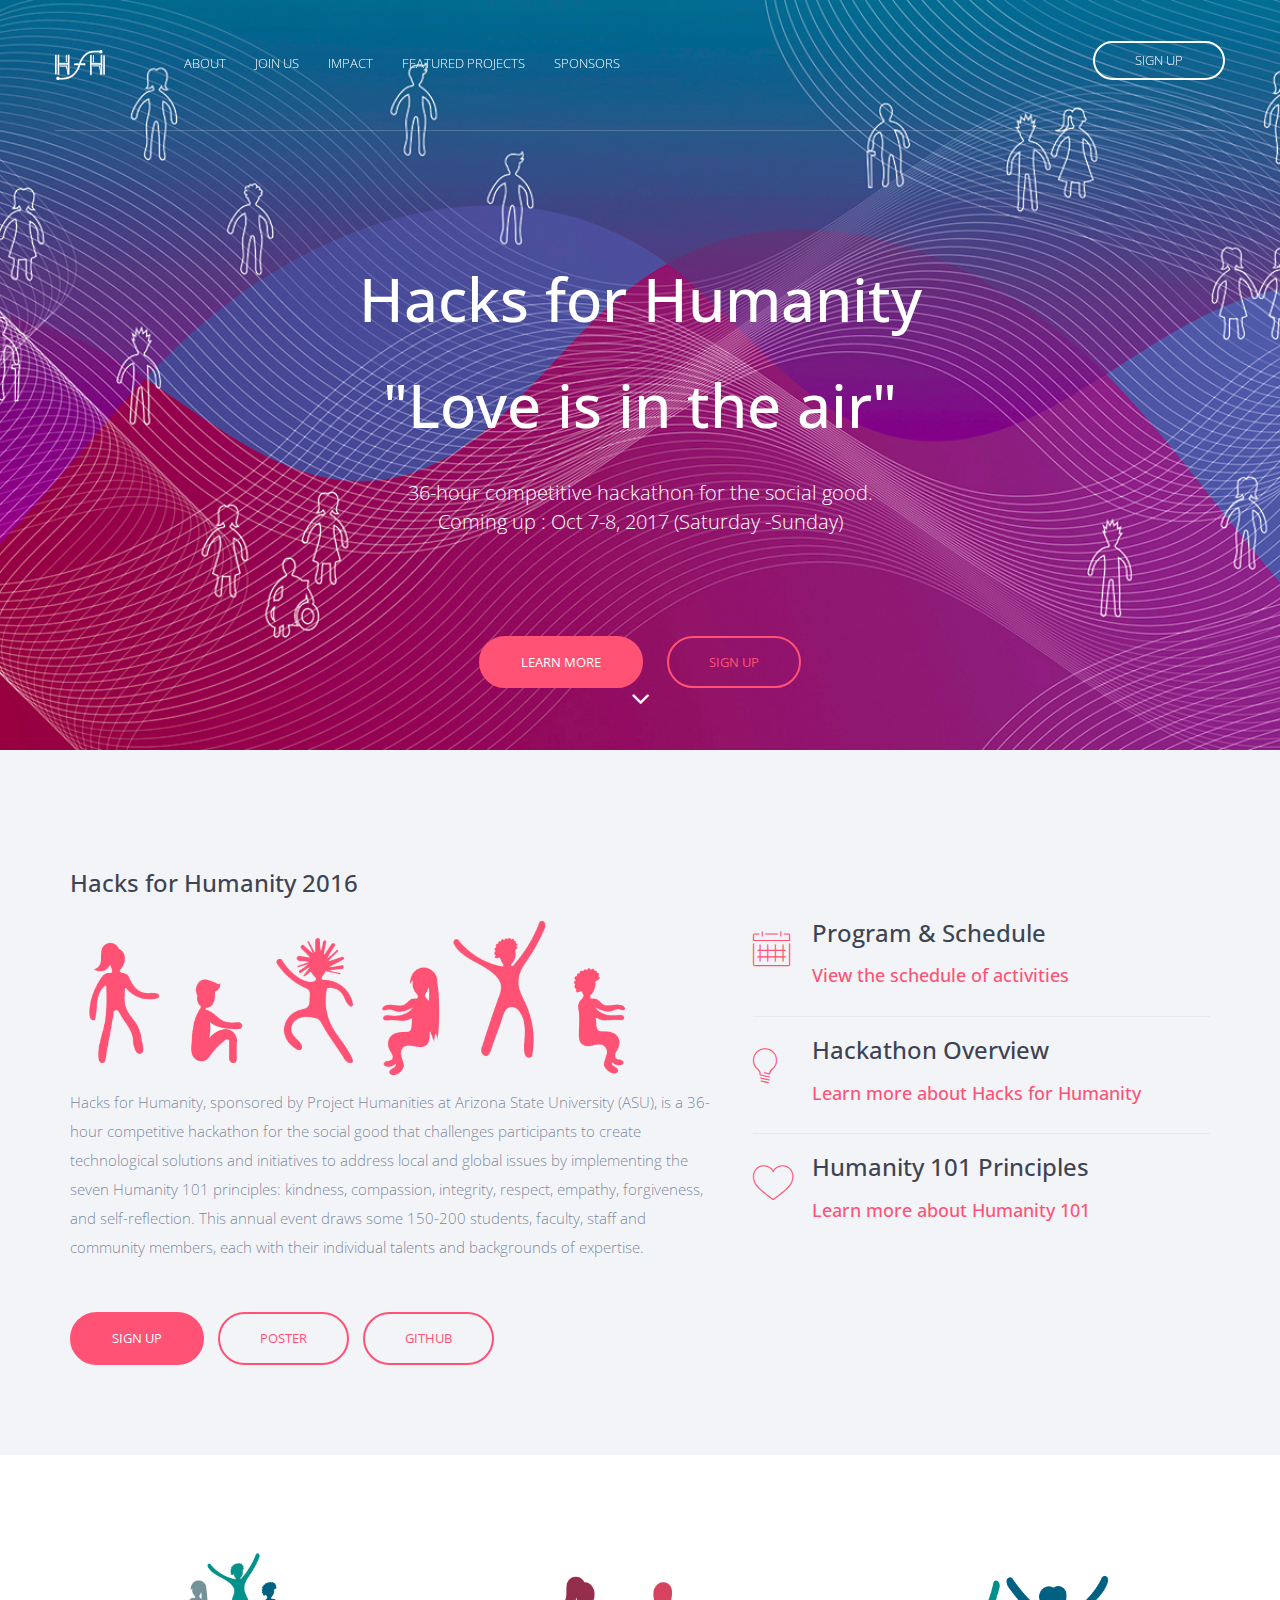
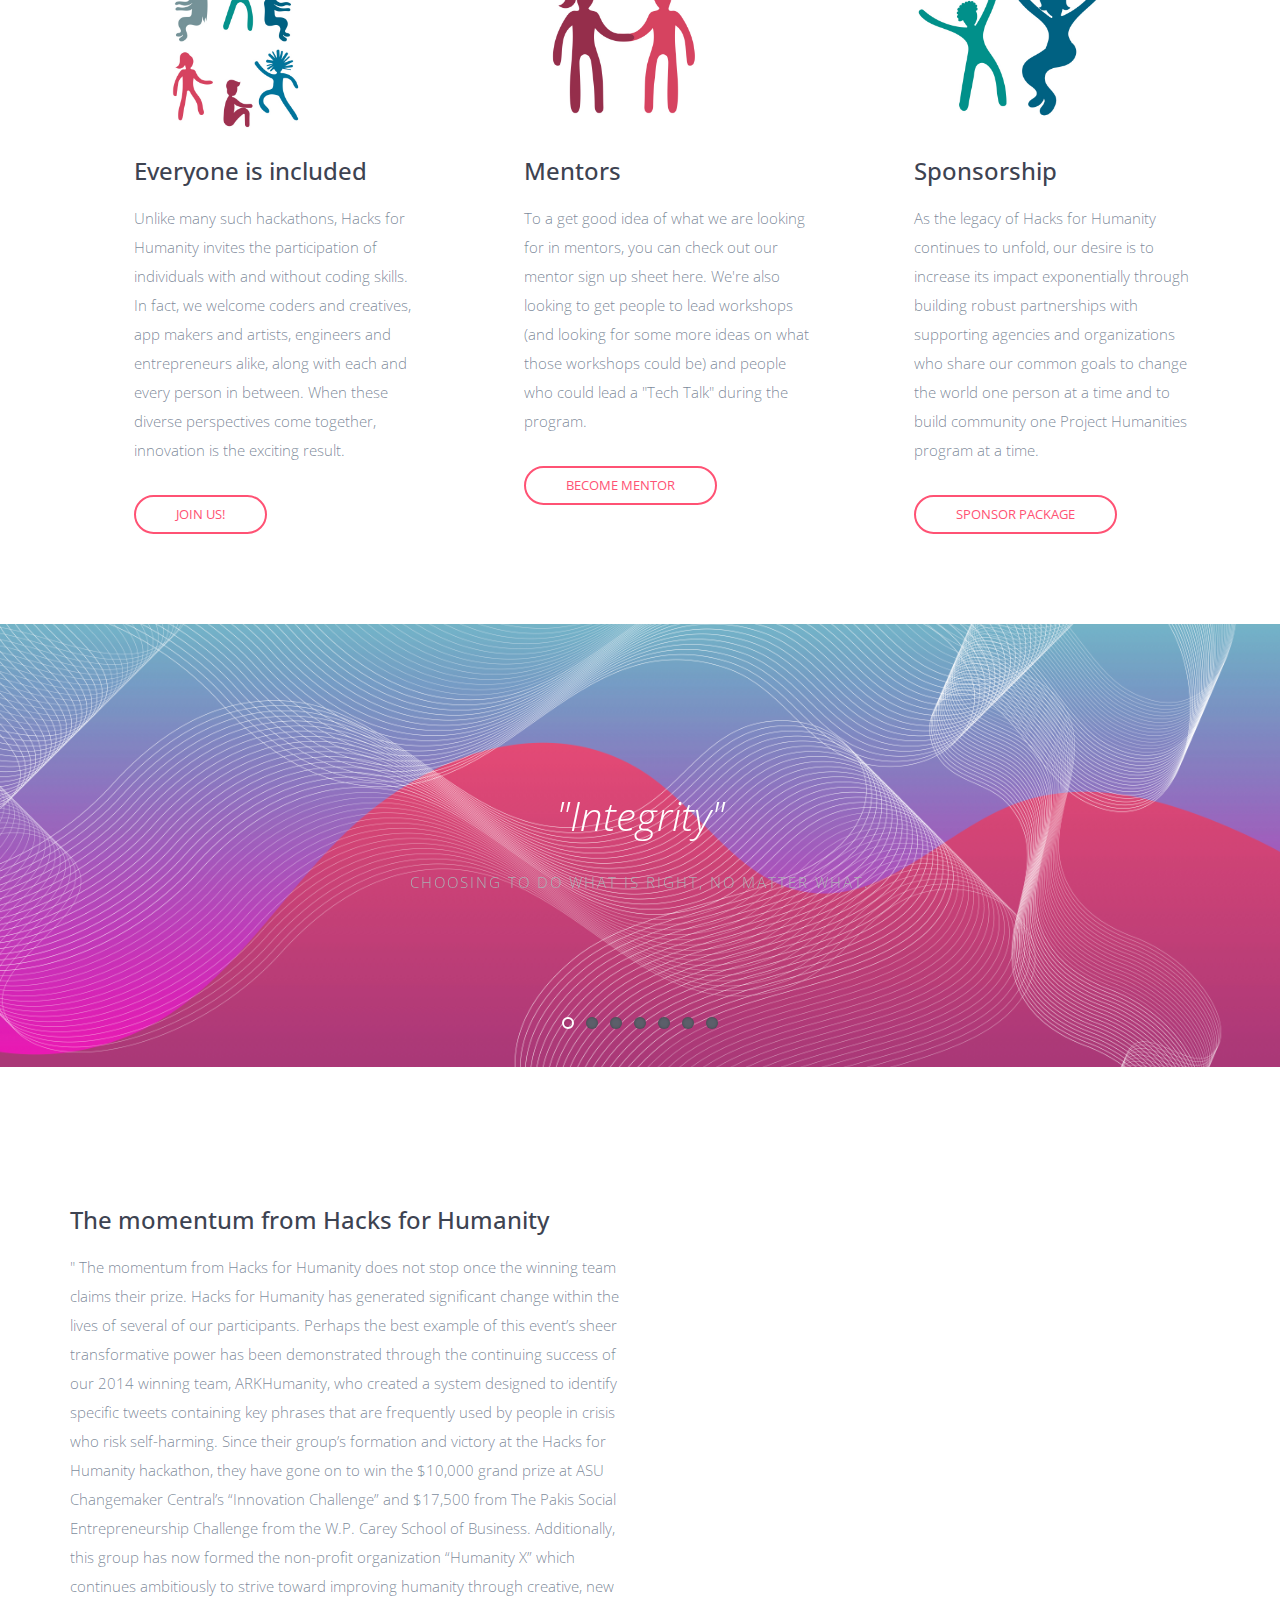
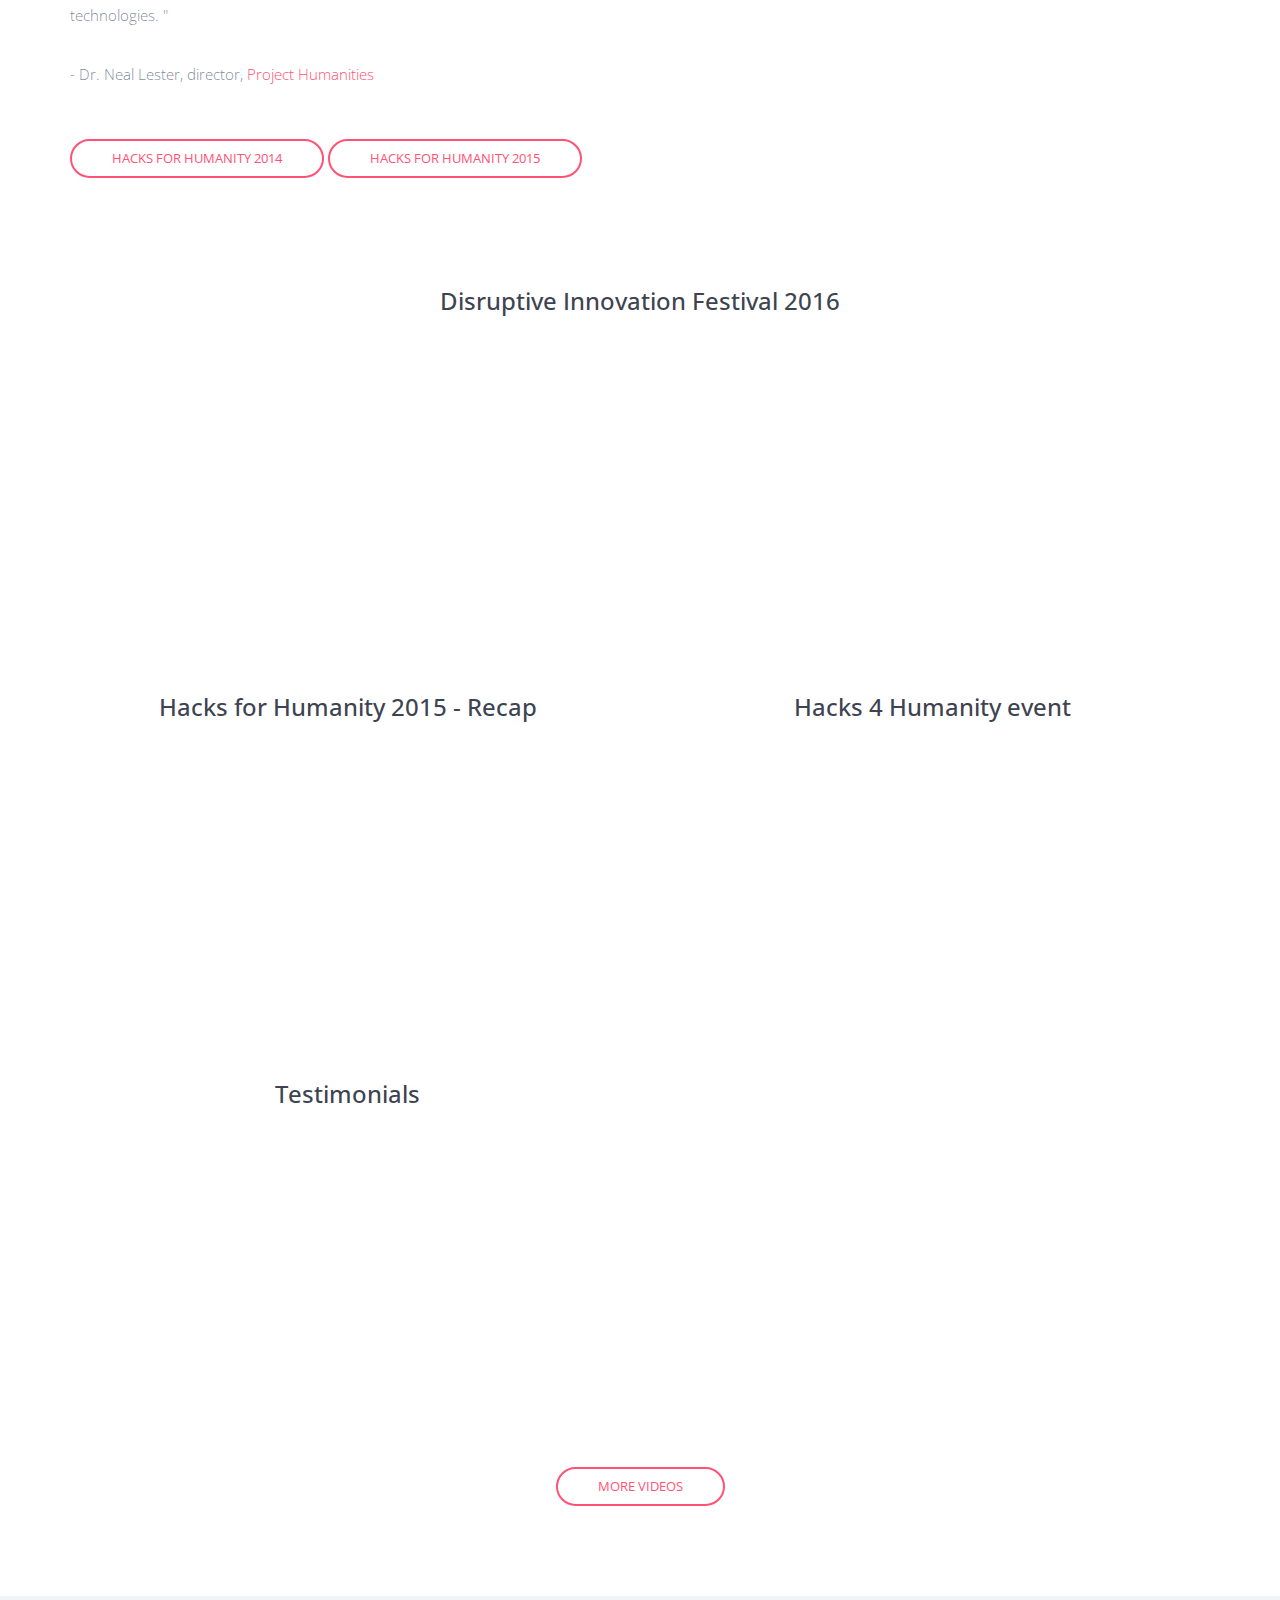
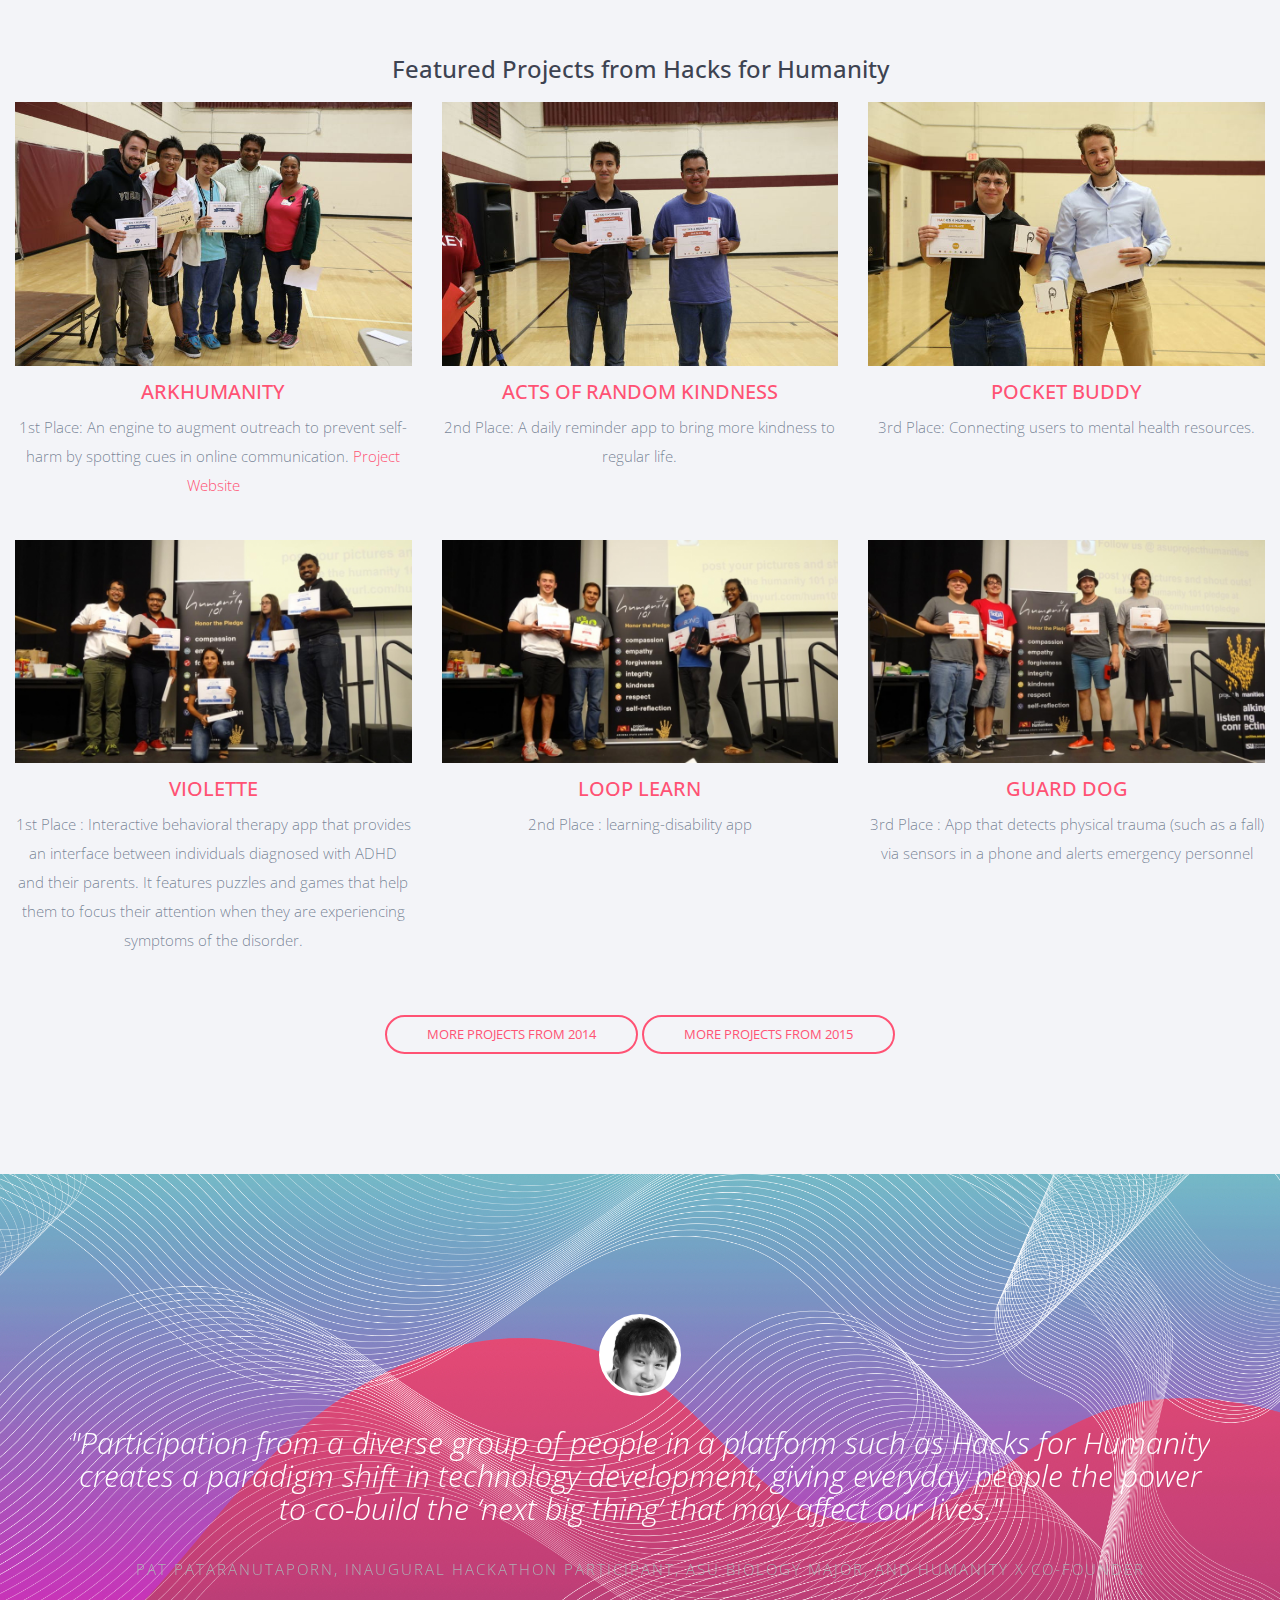
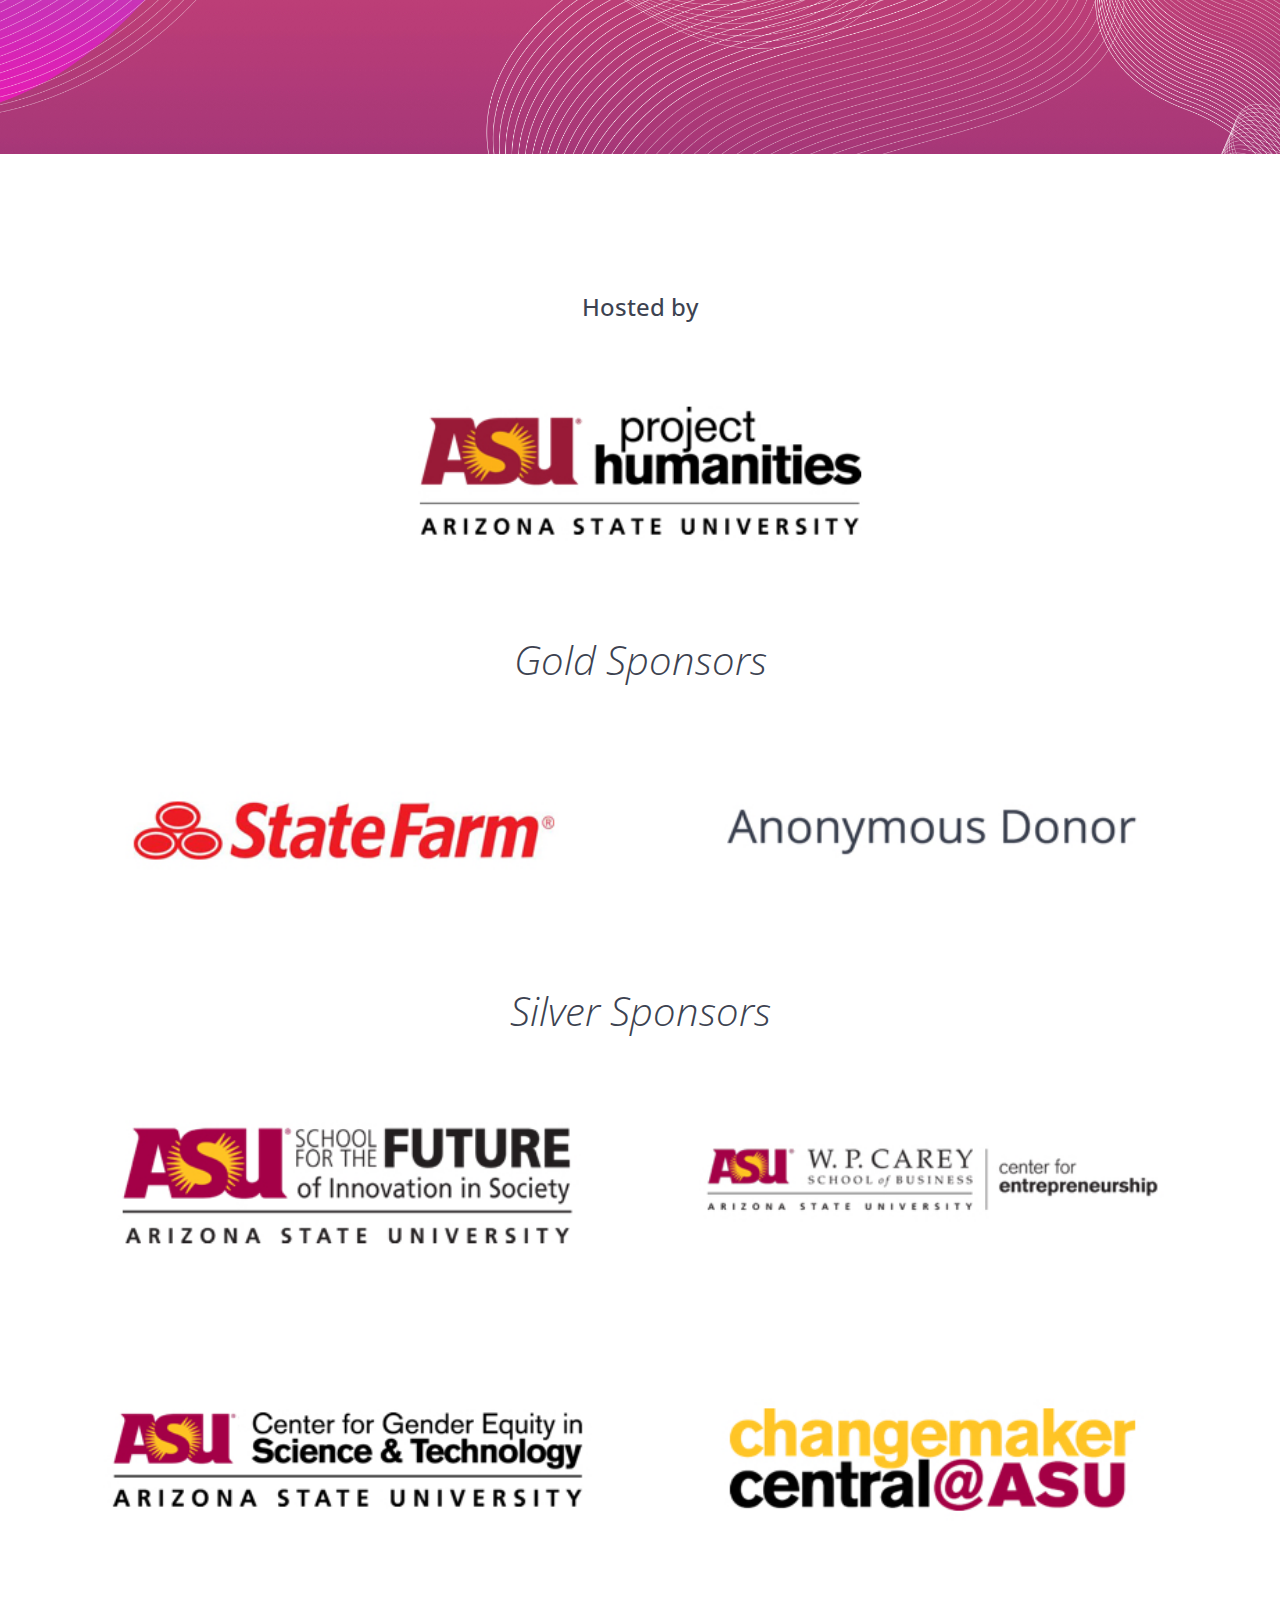
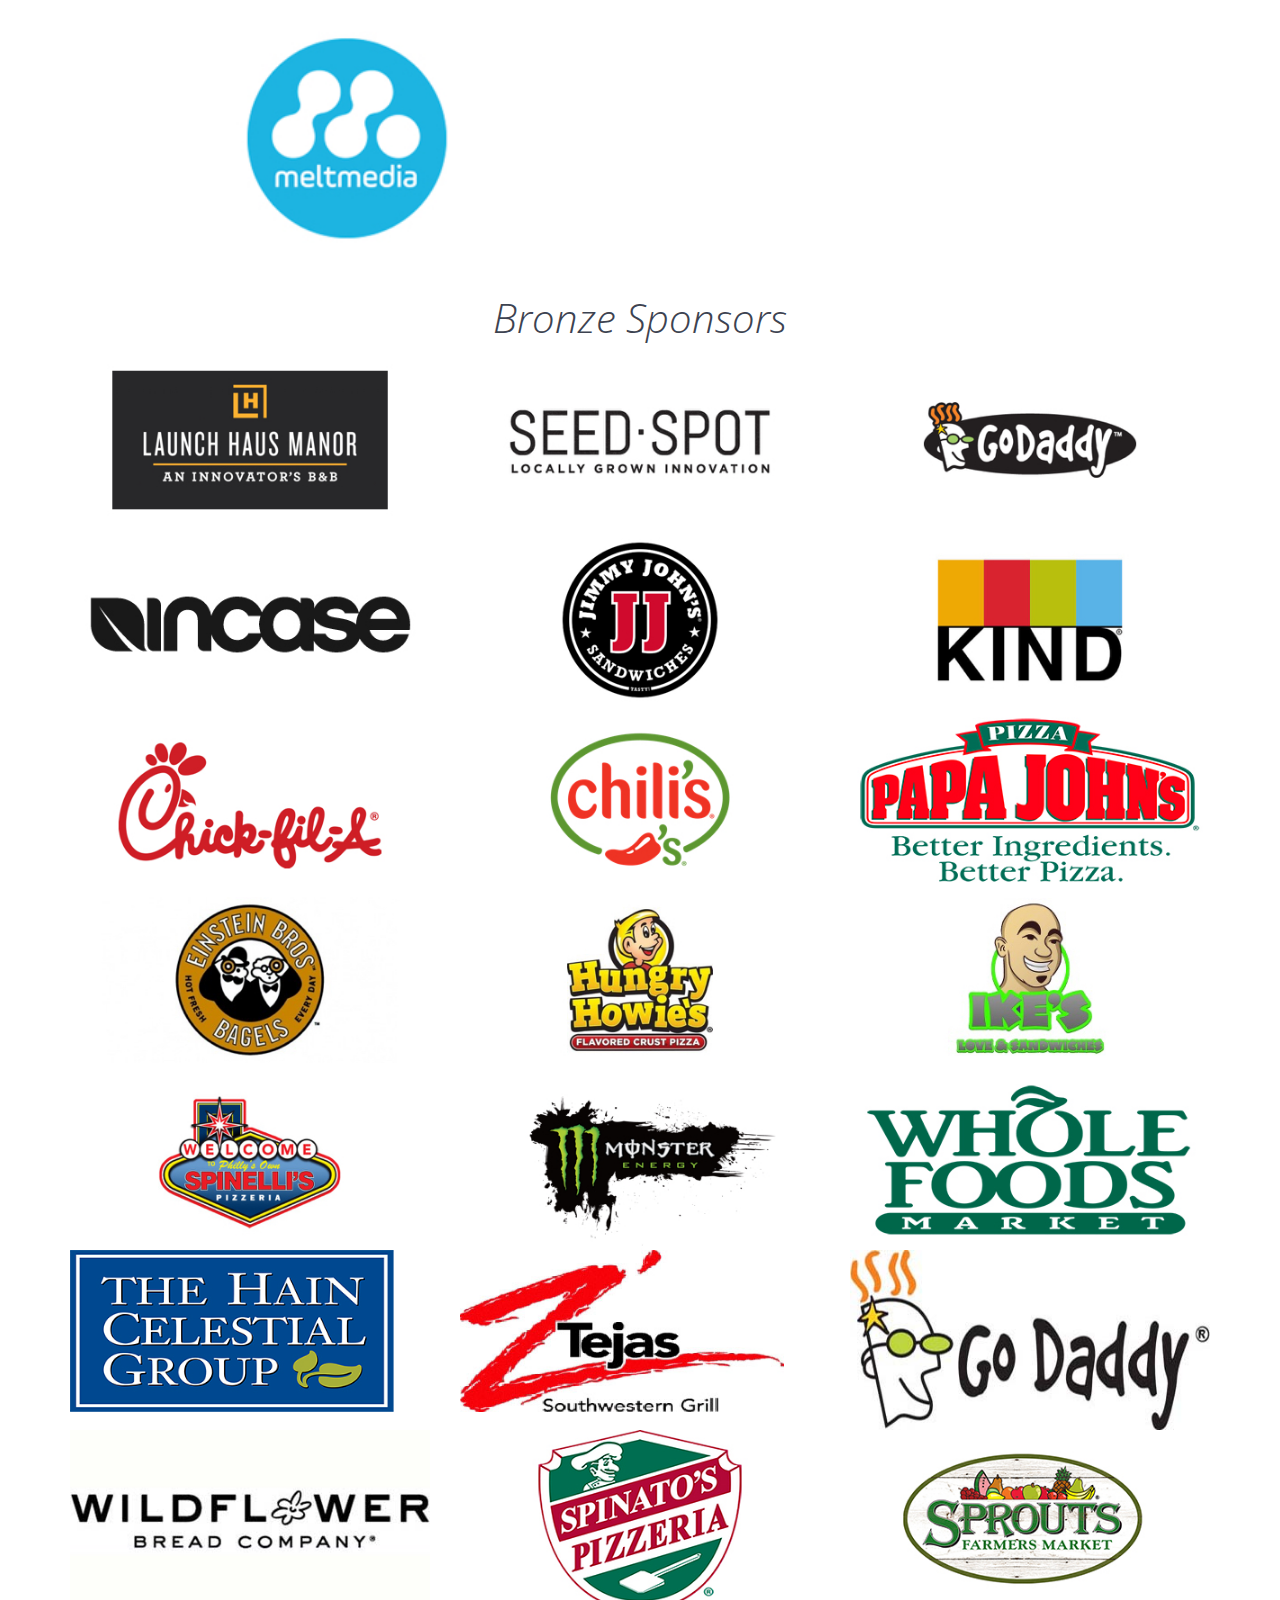
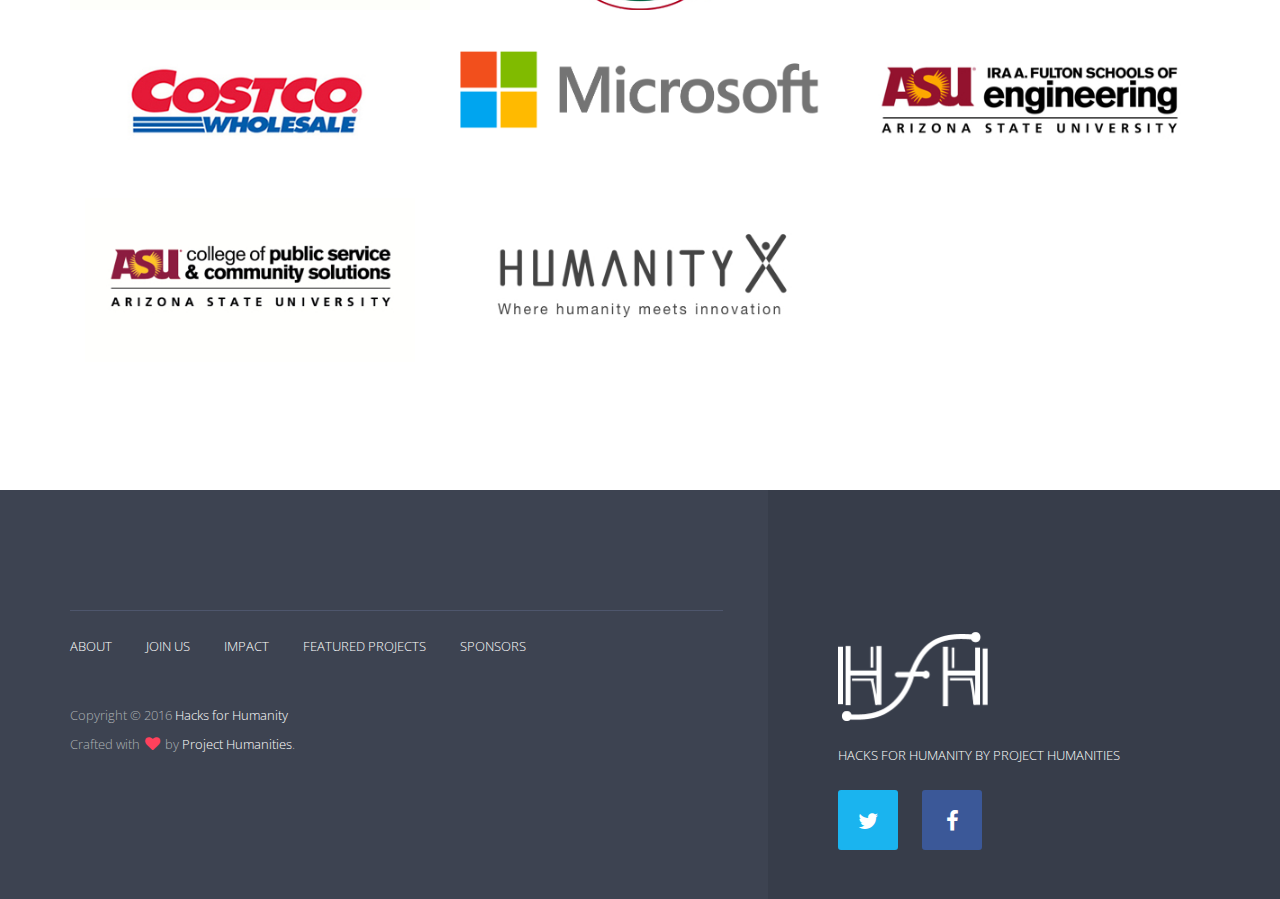
<file: index.html>
﻿<!doctype html>
<!--[if lt IE 7]>      <html class="no-js lt-ie9 lt-ie8 lt-ie7" lang=""> <![endif]-->
<!--[if IE 7]>         <html class="no-js lt-ie9 lt-ie8" lang=""> <![endif]-->
<!--[if IE 8]>         <html class="no-js lt-ie9" lang=""> <![endif]-->
<!--[if gt IE 8]><!--> <html class="no-js" lang=""> <!--<![endif]-->
<head>
  <meta charset="utf-8">
  <!--<meta http-equiv="X-UA-Compatible" content="IE=edge,chrome=1">-->
  <meta http-equiv="X-UA-Compatible" content="IE=edge"/>
  <title>Hacks for Humanity</title>
  <meta name="description" content="">
  <meta name="viewport" content="width=device-width, initial-scale=1">
  <meta property="og:title"       content="Hacks for Humanity"/>
  <meta property="og:description" content="36-hour competitive hackathon for the social good."/>
  <meta property="og:image"       content="img/meta.jpg"/>

  <link rel="apple-touch-icon" href="apple-touch-icon.png">
  <link rel="icon" type="image/png" href="favicon-32x32.png" sizes="32x32"/>
  <link rel="icon" type="image/png" href="favicon-16x16.png" sizes="16x16"/>
  <link rel="stylesheet" href="css/normalize.min.css">
  <link rel="stylesheet" href="css/bootstrap.min.css">
  <link rel="stylesheet" href="css/jquery.fancybox.css">
  <link rel="stylesheet" href="css/flexslider.css">
  <link rel="stylesheet" href="css/styles_2017.css">
  <link rel="stylesheet" href="css/queries.css">
  <link rel="stylesheet" href="css/etline-font.css">
  <link rel="stylesheet" href="bower_components/animate.css/animate.min.css">
  <link rel="stylesheet" href="css/font-awesome.min.css">
  <script src="js/vendor/modernizr-2.8.3-respond-1.4.2.min.js"></script>
</head>
<body id="top">
  <!--[if lt IE 8]>
  <p class="browserupgrade">You are using an <strong>outdated</strong> browser. Please <a href="http://browsehappy.com/">upgrade your browser</a> to improve your experience.</p>
  <![endif]-->
  <section class="hero" >
    <section class="navigation">
      <header>
        <div class="header-content"  >
          <div class="logo"><a href="#"><img src="img/logo.png" style="width: 50px;" alt="logo"></a></div>
          <div class="header-nav">
            <nav>
              <ul class="primary-nav">
                <li><a href="#about">About</a></li>
                <li><a href="#join_us">Join us</a></li>
                <li><a href="#impact">Impact</a></li>
                <li><a href="#featured">Featured Projects</a></li>
                <li><a href="#sponsors">Sponsors</a></li>
              </ul>
              <ul class="member-actions">
                <li><a href="https://www.eventbrite.com/e/hacks-for-humanity-2016-tickets-26177971016" class="btn-white btn-small">Sign up</a></li>
              </ul>
            </nav>
          </div>
          <div class="navicon">
            <a class="nav-toggle" href="#"><span></span></a>
          </div>
        </div>
      </header>
    </section>
    <div class="container">
      <div class="row">
        <div class="col-md-10 col-md-offset-1">
          <div class="hero-content text-center">

            <h1>Hacks for Humanity</h1>
             <h1>"Love is in the air"</h1>
            <p class="intro" style=" padding-bottom: 0px;margin-bottom: 0px;">36-hour competitive hackathon for the social good.</p>
            <p class="intro">Coming up : Oct 7-8, 2017 (Saturday -Sunday)</p>
            <a href="#about" class="btn btn-fill btn-large btn-margin-right">Learn more</a> <a href="https://www.eventbrite.com/e/hacks-for-humanity-2016-tickets-26177971016" class="btn btn-accent btn-large">Sign up</a>
          </div>
        </div>
      </div>
    </div>
    <div class="down-arrow floating-arrow"><a href="#"><i class="fa fa-angle-down"></i></a></div>
  </section>
  <section class="features section-padding" id="about" style=" padding-bottom: 90px;">
    <div class="container">
      <div class="row">
        <div class="col-md-7 ">
          <div class="feature-list">
            <h3>Hacks for Humanity 2016</h3>
            <img src="img/people_2.jpg" style="width:90%;">
            <p style=" padding-bottom: 50px;">
              Hacks for Humanity, sponsored by Project Humanities at Arizona State University (ASU), is a 36-hour
              competitive hackathon for the social good that challenges participants to create technological solutions and
              initiatives to address local and global issues by implementing the seven Humanity 101 principles: kindness,
              compassion, integrity, respect, empathy, forgiveness, and self-reflection. This annual event draws some
              150-200 students, faculty, staff and community members, each with their individual talents and backgrounds
              of expertise.
            </p>
            <a href="https://www.eventbrite.com/e/hacks-for-humanity-2016-tickets-26177971016" class="btn btn-fill btn-large btn-margin-right" style="margin-right: 10px;">Sign up</a>
            <a href="doc/poster.pdf" class="btn btn-accent btn-large" style="margin-right: 10px;">Poster</a>
            <a href="https://github.com/hacksforhumanity" class="btn btn-accent btn-large" style="margin-right: 10px;">Github</a>
          </div>
        </div>

        <div class="col-md-5 ">
          <div class="feature-list">
            <ul class="features-stack">
              <li class="feature-item">
                <div class="feature-icon">
                  <span data-icon="" class="icon"></span>
                </div>
                <div class="feature-content">
                  <h3>Program &amp; Schedule</h3>
                  <h4><a href="doc/Schedule.pdf">View the schedule of activities</a></h4>
                </div>
              </li>
              <li class="feature-item">
                <div class="feature-icon">
                  <span data-icon="" class="icon"></span>
                </div>
                <div class="feature-content">
                  <h3>Hackathon Overview</h3>
                  <h4><a href="doc/Overview.pdf">Learn more about Hacks for Humanity</a></h4>
                </div>
              </li>
              <li class="feature-item">
                <div class="feature-icon">
                  <span data-icon="" class="icon"></span>
                </div>
                <div class="feature-content">
                  <h3>Humanity 101 Principles</h3>
                  <h4><a href="https://humanities.asu.edu/humanity-101">Learn more about Humanity 101</a></h4>
                </div>
              </li>
            </ul>
          </div>
        </div>
      </div>
    </div>
  </section>

  <section class="intro section-padding" style="padding-top: 90px;padding-bottom: 90px;" id="join_us">
    <div class="container">
      <div class="row">
        <div class="col-md-4 intro-feature">
          <div class="intro-icon"></div>
          <div class="intro-content">
            <a href="#"><img src="img/people.jpg" style="width: 200px;"></a>
            <h3>Everyone is included</h3>
            <p>Unlike many such hackathons, Hacks for Humanity invites the participation of individuals with and without coding skills. In fact, we welcome coders and creatives, app makers and artists, engineers and entrepreneurs alike, along with each and every person in between. When these diverse perspectives come together, innovation is the exciting result.</p>
            <a href="https://www.eventbrite.com/e/hacks-for-humanity-2016-tickets-26177971016" class="btn btn-ghost btn-accent btn-small">Join us!</a>
          </div>
        </div>
        <div class="col-md-4 intro-feature">
          <div class="intro-icon"></div>
          <div class="intro-content">
            <a href="#"><img src="img/mentor.jpg" style="width: 200px;"></a>
            <h3>Mentors</h3>
            <p>To a get good idea of what we are looking for in mentors, you can check out our mentor sign up sheet here. We're also looking to get people to lead workshops (and looking for some more ideas on what those workshops could be) and people who could lead a "Tech Talk" during the program.</p>
            <a href="http://www.surveygizmo.com/s3/2828079/2016-Hacks-for-Humanity-Mentorship-Sign-Up" class="btn btn-ghost btn-accent btn-small">Become mentor</a>
          </div>
        </div>
        <div class="col-md-4 intro-feature">
          <div class="intro-icon"></div>
          <div class="intro-content last">
            <a href="#"><img src="img/sponsors.jpg" style="width: 200px;"></a>
            <h3>Sponsorship</h3>
            <p>As the legacy of Hacks for Humanity continues to unfold, our desire is to increase its impact exponentially through building robust partnerships with supporting agencies and organizations who share our common goals to change the world one person at a time and to build community one Project Humanities program at a time.</p>
            <a href="doc/sponsorship_page2.pdf" class="btn btn-ghost btn-accent btn-small">Sponsor package</a>
          </div>
        </div>
      </div>
    </div>
  </section>
  <section class="testimonial-slider section-padding text-center">
    <div class="container">
      <div class="row">
        <div class="col-md-12">
          <div class="flexslider">
            <ul class="slides">
              <li>
                <h2>"Integrity"</h2>
                <p class="author">Choosing to do what is right, no matter what.</p>
              </li>
              <li>
                <h2>"Compassion"</h2>
                <p class="author">Choosing to care about others.</p>
              </li>
              <li>
                <h2>"Kindness"</h2>
                <p class="author">Choosing to help others.</p>
              </li>
              <li>
                <h2>"Forgiveness"</h2>
                <p class="author">Choosing to let go and embrace a new beginning.</p>
              </li>
              <li>
                <h2>"Empathy"</h2>
                <p class="author">Choosing to think from another’s perspective.</p>
              </li>
              <li>
                <h2>"Respect"</h2>
                <p class="author">Choosing to acknowledge others beyond their perspectives and actions.</p>
              </li>
              <li>
                <h2>"Self-reflection"</h2>
                <p class="author">Choosing to continuously examine yourself and consider possibilities of change.</p>
              </li>
            </ul>
          </div>
        </div>
      </div>
    </div>
  </section>
  <section class="features-extra section-padding" id="impact" style="padding-bottom: 60px; padding-bottom: 90px;">
    <div class="container">
      <div class="row">
        <div class="col-md-6">
          <div class="feature-list">
            <h3>The momentum from Hacks for Humanity</h3>
            <p>" The momentum from Hacks for Humanity does not stop once the winning team claims their prize. Hacks for Humanity has generated significant change within the lives of several of our participants. Perhaps the best example of this event’s sheer transformative power has been demonstrated through the continuing success of our 2014 winning team, ARKHumanity, who created a system designed to identify specific tweets containing key phrases that are frequently used by people in crisis who risk self-harming. Since their group’s formation and victory at the Hacks for Humanity hackathon, they have gone on to win the $10,000 grand prize at ASU Changemaker Central’s “Innovation Challenge” and $17,500 from The Pakis Social Entrepreneurship Challenge from the W.P. Carey School of Business. Additionally, this group has now formed the non-profit organization “Humanity X” which continues ambitiously to strive toward improving humanity through creative, new technologies. "</p>
            <p>- Dr. Neal Lester, director, <a href="https://humanities.asu.edu">Project Humanities</a></p>
            <a href="https://humanities.asu.edu/hacks4humanity" class="btn btn-ghost btn-accent btn-small">Hacks for Humanity 2014</a>
            <a href="https://humanities.asu.edu/e/community-events/hacks-humanity-2015" class="btn btn-ghost btn-accent btn-small">Hacks for Humanity 2015</a>
          </div>
        </div>
      </div>
    </div>
    <div class="macbook-wrap wp3"></div>
    <div class="responsive-feature-img"><img src="img/macbook-pro.png" alt="responsive devices"></div>
  </section>

	<center>
		<h3>Disruptive Innovation Festival 2016</h3>
                <iframe width="560" height="315" src="https://www.youtube.com/embed/g8XdP370YXg" frameborder="0" allowfullscreen></iframe>
	</center>
	
<section class="features-extra section-padding" id="impact" style="padding-top: 20px; padding-bottom: 90px;">
    <div class="container">
      <div class="row">
        <div class="col-md-6">
        <center><h3>Hacks for Humanity 2015 - Recap</h3></center>
         <iframe width="560" height="315" src="https://www.youtube.com/embed/QqhHxjQG6x0" frameborder="0" allowfullscreen></iframe>
		</div>

		<div class="col-md-6">
		<center><h3>Hacks 4 Humanity event</h3></center>
         <iframe src="https://player.vimeo.com/video/107070393" width="560" height="315" frameborder="0" webkitallowfullscreen mozallowfullscreen allowfullscreen></iframe>
        </div>

      </div>

      <div class="row">
        <div class="col-md-6">
        <center><h3>Testimonials</h3></center>
         <iframe width="560" height="315" src="https://www.youtube.com/embed/o2PezkR57SA" frameborder="0" allowfullscreen></iframe>
		</div>

		<div class="col-md-6">
		<center><h3></h3></center>
         <iframe src="https://www.youtube.com/embed/c_FQxxn-qUQ" width="560" height="315" frameborder="0" webkitallowfullscreen mozallowfullscreen allowfullscreen></iframe>
        </div>

      </div>

	  <center><a href="https://humanities.asu.edu/hacks4humanity" class="btn btn-ghost btn-accent btn-small">More videos</a> </center>

	</div>

 </section>


  <section class="blog text-center" id="featured" style="padding-top: 40px;">
    <center>
      <h3>Featured Projects from Hacks for Humanity</h3>
    </center>
    <div class="container-fluid">
      <div class="row">
      <div class="col-md-4">
          <article class="blog-post">
            <figure>
              <a href="http://arkhumanity.io/" class="single_image">
                <div class="blog-img-wrap">
                  <img src="img/team/team_1.jpg"/>
                </div>
              </a>
              <figcaption style="margin-top:-20px; margin-bottom:20px">
                <h2><a href="http://arkhumanity.io/" class="blog-category" style="font-size:20px;">ARKHumanity</a></h2>
                <p>1st Place: An engine to augment outreach to prevent self-harm by spotting cues in online communication.
                <a href="https://humanityx.tech">Project Website</a>
                </p>


              </figcaption>
            </figure>
          </article>
        </div>
        <div class="col-md-4">
          <article class="blog-post">
            <figure>
              <a href="img/team/team_2.jpg" class="single_image">
                <div class="blog-img-wrap">
                  <img src="img/team/team_2.jpg"/>
                </div>
              </a>
              <figcaption style="margin-top:-20px; margin-bottom:20px">
                <h2><a href="#" class="blog-category" style="font-size:20px;">Acts of Random Kindness</a></h2>
                <p>2nd Place: A daily reminder app to bring more kindness to regular life.</p>

              </figcaption>
            </figure>
          </article>
        </div>
        <div class="col-md-4">
          <article class="blog-post">
            <figure>
              <a href="img/team/team_3.jpg" class="single_image">
                <div class="blog-img-wrap">
                  <img src="img/team/team_3.jpg" class="single_image"/>
                </div>
              </a>
              <figcaption style="margin-top:-20px; margin-bottom:20px">
                <h2><a href="#" class="blog-category" style="font-size:20px;">Pocket Buddy</a></h2>
                <p>3rd Place: Connecting users to mental health resources.</p>
              </figcaption>
            </figure>
          </article>
        </div>
        </div>
        <div class="row">

        <div class="col-md-4">
          <article class="blog-post">
            <figure>
              <a href="img/team/team_4.jpg" class="single_image">
                <div class="blog-img-wrap">
                  <img src="img/team/team_4.jpg" class="single_image"/>
                </div>
              </a>
              <figcaption style="margin-top:-20px; margin-bottom:20px">
                <h2><a href="#" class="blog-category" style="font-size:20px;">Violette</a></h2>
                <p>1st Place : Interactive behavioral therapy app that provides an interface between individuals diagnosed with ADHD and their parents. It features puzzles and games that help them to focus their attention when they are experiencing symptoms of the disorder.
                </p>
              </figcaption>
            </figure>
          </article>
        </div>
        <div class="col-md-4">
          <article class="blog-post">
            <figure>
              <a href="img/team/team_5.jpg" class="single_image">
                <div class="blog-img-wrap">
                  <img src="img/team/team_5.jpg" class="single_image"/>
                </div>
              </a>
              <figcaption style="margin-top:-20px; margin-bottom:20px">
                <h2><a href="#" class="blog-category" style="font-size:20px;">Loop Learn</a></h2>
                <p>2nd Place : learning-disability app</p>
              </figcaption>
            </figure>
          </article>
        </div>
        <div class="col-md-4">
          <article class="blog-post">
            <figure>
              <a href="img/team/team_6.jpg" class="single_image">
                <div class="blog-img-wrap">
                  <img src="img/team/team_6.jpg" class="single_image"/>
                </div>
              </a>
              <figcaption style="margin-top:-20px; margin-bottom:20px">
                <h2><a href="#" class="blog-category" style="font-size:20px;">Guard Dog</a></h2>
                <p>3rd Place :  App that detects physical trauma (such as a fall) via sensors in a phone and alerts emergency personnel</p>
              </figcaption>
            </figure>
          </article>
        </div>

      </div>
      <a href="http://hacks4humanity.strikingly.com/" class="btn btn-ghost btn-accent btn-small">More projects from 2014</a>
       <a href="https://humanities.asu.edu/hacks-humanity-2015-outcomes" class="btn btn-ghost btn-accent btn-small">More projects from 2015</a>

    </div>
  </section>

  <section class="testimonial-slider section-padding text-center">
    <div class="container">
      <div class="row">
        <div class="col-md-12">
          <div class="flexslider">
            <ul class="slides">
              <li>
                <div class="avatar"><img src="img/pat.jpg"></div>
                <h2 style ="font-size: 30px;">"Participation from a diverse group of people in a platform such as Hacks for Humanity creates a paradigm shift in technology development, giving everyday people the power to co-build the ‘next big thing’ that may affect our lives."
                </h2>
                <p class="author">Pat Pataranutaporn, inaugural hackathon participant, ASU Biology Major, and Humanity X co-founder</p>
              </li>
            </ul>
          </div>
        </div>
      </div>
    </div>
  </section>

  <section class="ntro section-padding" id="sponsors" >
    <center><h3>Hosted by</h3></center>
    <div class="container">

      <div class="row">
        <div class="col-md-6 col-md-offset-3 intro-feature">
          <a href="http://humanities.asu.edu/"><img src="img/sponsors_icon/sponsor_icon.000.jpeg" style="width: 100%;"/></a>
        </div>
      </div>

      <center><i><h2>Gold Sponsors</h2></i></center>
      <div class="row">
        <div class="col-md-6 intro-feature">
          <a href="https://www.statefarm.com/"><img src="img/sponsors_icon/sponsor_icon.006.jpeg" style="width: 100%;"/></a>
        </div>

        <div class="col-md-6 intro-feature" style="display: table-cell;vertical-align: middle;">
         <img src="img/sponsors_icon/new_icon.001.jpeg" style="width: 100%;"/></a>
        </div>
      </div>

      <center><i><h2>Silver Sponsors</h2></i></center>
      <div class="row">
        <div class="col-md-6 intro-feature">
          <a href="https://sfis.asu.edu/"><img src="img/sponsors_icon/sponsor_icon.002.jpeg" style="width: 100%;"/></a>
        </div>

        <div class="col-md-6 intro-feature">
          <a href="https://wpcarey.asu.edu/research/entrepreneurship"><img src="img/sponsors_icon/sponsor_icon.003.jpeg" style="width: 100%;"/></a>
        </div>

         <div class="col-md-6 intro-feature">
          <a href="https://cgest.asu.edu/"><img src="img/sponsors_icon/new_icon.002.jpeg" style="width: 100%;"/></a>
        </div>

       <div class="col-md-6 intro-feature">
          <a href="https://changemaker.asu.edu/"><img src="img/sponsors_icon/sponsor_icon.004.jpeg" style="width: 100%;"/></a>
        </div>
      <div class="col-md-6 intro-feature">
          <a href="https://www.meltmedia.com/"><img src="img/sponsors_icon/new_icon.014.jpeg" style="width: 100%;"/></a>
        </div>
      </div>

      <center><i><h2>Bronze Sponsors</h2></i></center>
      <div class="row">
        <div class="col-md-4 intro-feature">
          <a href="http://www.launchha.us/"><img src="img/sponsors_icon/sponsor_icon.007.jpeg" style="width: 100%;"/></a>
        </div>
        <div class="col-md-4 intro-feature">
          <a href="http://www.seedspot.org/"><img src="img/sponsors_icon/sponsor_icon.008.jpeg" style="width: 100%;"/></a>
        </div>

        <div class="col-md-4 intro-feature">
          <a href="http://www.godaddy.com/"><img src="img/sponsors_icon/new_icon.013.jpeg" style="width: 100%;"/></a>
        </div>

        <div class="col-md-4 intro-feature">
          <a href="https://www.incase.com/"><img src="img/sponsors_icon/new_icon.014.jpg" style="width: 100%;"/></a>
        </div>
<!--

        <div class="col-md-4 intro-feature">
          <a href="https://www.meltmedia.com/"><img src="img/sponsors_icon/new_icon.014.jpeg" style="width: 100%;"/></a>
        </div>

-->

        <div class="col-md-4 intro-feature">
          <a href="https://www.jimmyjohns.com/"><img src="img/sponsors_icon/new_icon.009.jpeg" style="width: 100%;"/></a>
        </div>

        <div class="col-md-4 intro-feature">
          <a href="http://www.kindsnacks.com/"><img src="img/sponsors_icon/new_icon.010.jpeg" style="width: 100%;"/></a>
        </div>

        <div class="col-md-4 intro-feature">
          <a href="http://www.chick-fil-a.com/"><img src="img/sponsors_icon/new_icon.003.jpeg" style="width: 100%;"/></a>
        </div>

        <div class="col-md-4 intro-feature">
          <a href="http://www.chilis.com/EN/Pages/home.aspx"><img src="img/sponsors_icon/new_icon.004.jpeg" style="width: 100%;"/></a>
        </div>

        <div class="col-md-4 intro-feature">
          <a href="https://www.papajohns.com/"><img src="img/sponsors_icon/new_icon.005.jpg" style="width: 100%;"/></a>
        </div>

        <div class="col-md-4 intro-feature">
          <a href="http://www.einsteinbros.com/"><img src="img/sponsors_icon/new_icon.006.jpeg" style="width: 100%;"/></a>
        </div>

        <div class="col-md-4 intro-feature">
          <a href="https://www.hungryhowies.com/"><img src="img/sponsors_icon/new_icon.007.jpeg" style="width: 100%;"/></a>
        </div>

        <div class="col-md-4 intro-feature">
          <a href="http://www.ilikeikesplace.com/"><img src="img/sponsors_icon/new_icon.008.jpeg" style="width: 100%;"/></a>
        </div>

        <div class="col-md-4 intro-feature">
          <a href="http://www.spinellispizzeria.com/"><img src="img/sponsors_icon/new_icon.011.jpeg" style="width: 100%;"/></a>
        </div>

        <div class="col-md-4 intro-feature">
          <a href="https://www.monsterenergy.com/"><img src="img/sponsors_icon/new_icon.012.jpeg" style="width: 100%;"/></a>
        </div>

        <div class="col-md-4 intro-feature">
          <a href="http://www.wholefoodsmarket.com/"><img src="img/sponsors_icon/new_icon.015.jpg" style="width: 100%;"/></a>
        </div>

        <div class="col-md-4 intro-feature">
          <a href="http://www.hain.com/"><img src="img/sponsors_icon/new_icon.016.jpg" style="width: 90%;"/></a>
        </div>

        <div class="col-md-4 intro-feature">
          <a href="http://ztejas.com/"><img src="img/sponsors_icon/new_icon.017.jpg" style="width: 90%;"/></a>
        </div>

        <div class="col-md-4 intro-feature">
          <a href="https://www.godaddy.com/"><img src="img/sponsors_icon/new_icon.018.jpg" style="width: 100%;"/></a>
        </div>

        <div class="col-md-4 intro-feature">
          <a href="http://www.wildflowerbread.com/"><img src="img/sponsors_icon/new_icon.019.jpg" style="width: 100%;"/></a>
        </div>

        
        <div class="col-md-4 intro-feature">
          <a href="http://spinatospizzeria.com/"><img src="img/sponsors_icon/new_icon.021.jpg" style="width: 100%;"/></a>
        </div>

        <div class="col-md-4 intro-feature">
          <a href="https://www.sprouts.com/"><img src="img/sponsors_icon/sprouts.jpg" style="width: 100%;"/></a>
        </div>

        <div class="col-md-4 intro-feature">
          <a href="http://www.costco.com/"><img src="img/sponsors_icon/costco.jpg" style="width: 100%;"/></a>
        </div>

        <div class="col-md-4 intro-feature">
          <a href="https://www.microsoft.com/"><img src="img/sponsors_icon/microsoft.png" alt="Microsoft" style="margin-top: 40px; width: 100%;"/></a>
        </div>

        <div class="col-md-4 intro-feature">
          <a href="https://engineering.asu.edu/"><img src="img/sponsors_icon/sponsor_icon.001.jpeg" style="width: 100%;"/></a>
        </div>

        <div class="col-md-4 intro-feature">
          <a href="https://publicservice.asu.edu/"><img src="img/sponsors_icon/sponsor_icon.005.jpeg" style="width: 100%;"/></a>
        </div>

        <div class="col-md-4 intro-feature">
          <a href="http://humanityx.tech/"><img src="img/sponsors_icon/humanityx.jpeg" style="width: 100%;"/></a>
        </div>
      </div>
    </div>
  </section>

  <footer>
    <div class="container">
      <div class="row">
        <div class="col-md-7">
          <div class="footer-links">
            <ul class="footer-group">
              <li><a href="#about">About</a></li>
              <li><a href="#join_us">Join us</a></li>
              <li><a href="#impact">Impact</a></li>
              <li><a href="#featured">Featured Projects</a></li>
              <li><a href="#sponsors">Sponsors</a></li>
            </ul>
            <p>Copyright © 2016 <a href="http://humanities.asu.edu">Hacks for Humanity</a><br>Crafted with <span class="fa fa-heart pulse2"></span> by <a href="http://humanities.asu.edu">Project Humanities</a>.</p>
          </div>
        </div>
        <div class="social-share">
          <img src="img/logo.png" style="width: 150px; padding-bottom: 20px;" alt="logo">
          <p>Hacks for Humanity by Project Humanities</p>
          <a href="https://twitter.com/ASU_Humanities" class="twitter-share"><i class="fa fa-twitter"></i></a>
          <a href="http://www.facebook.com/projecthumanities" class="facebook-share"><i class="fa fa-facebook"></i></a>
         </div>
      </div>
    </div>
  </footer>
  <script src="http://ajax.googleapis.com/ajax/libs/jquery/1.11.2/jquery.min.js"></script>
  <script>window.jQuery || document.write('<script src="js/vendor/jquery-1.11.2.min.js"><\/script>')</script>
  <script src="bower_components/retina.js/dist/retina.js"></script>
  <script src="js/jquery.fancybox.pack.js"></script>
  <script src="js/vendor/bootstrap.min.js"></script>
  <script src="js/scripts.js"></script>
  <script src="js/jquery.flexslider-min.js"></script>
  <script src="bower_components/classie/classie.js"></script>
  <script src="bower_components/jquery-waypoints/lib/jquery.waypoints.min.js"></script>

  <script>
  (function(i,s,o,g,r,a,m){i['GoogleAnalyticsObject']=r;i[r]=i[r]||function(){
    (i[r].q=i[r].q||[]).push(arguments)},i[r].l=1*new Date();a=s.createElement(o),
    m=s.getElementsByTagName(o)[0];a.async=1;a.src=g;m.parentNode.insertBefore(a,m)
  })(window,document,'script','https://www.google-analytics.com/analytics.js','ga');

  ga('create', 'UA-82499825-1', 'auto');
  ga('send', 'pageview');
  </script>
</body>
</html>
</file>
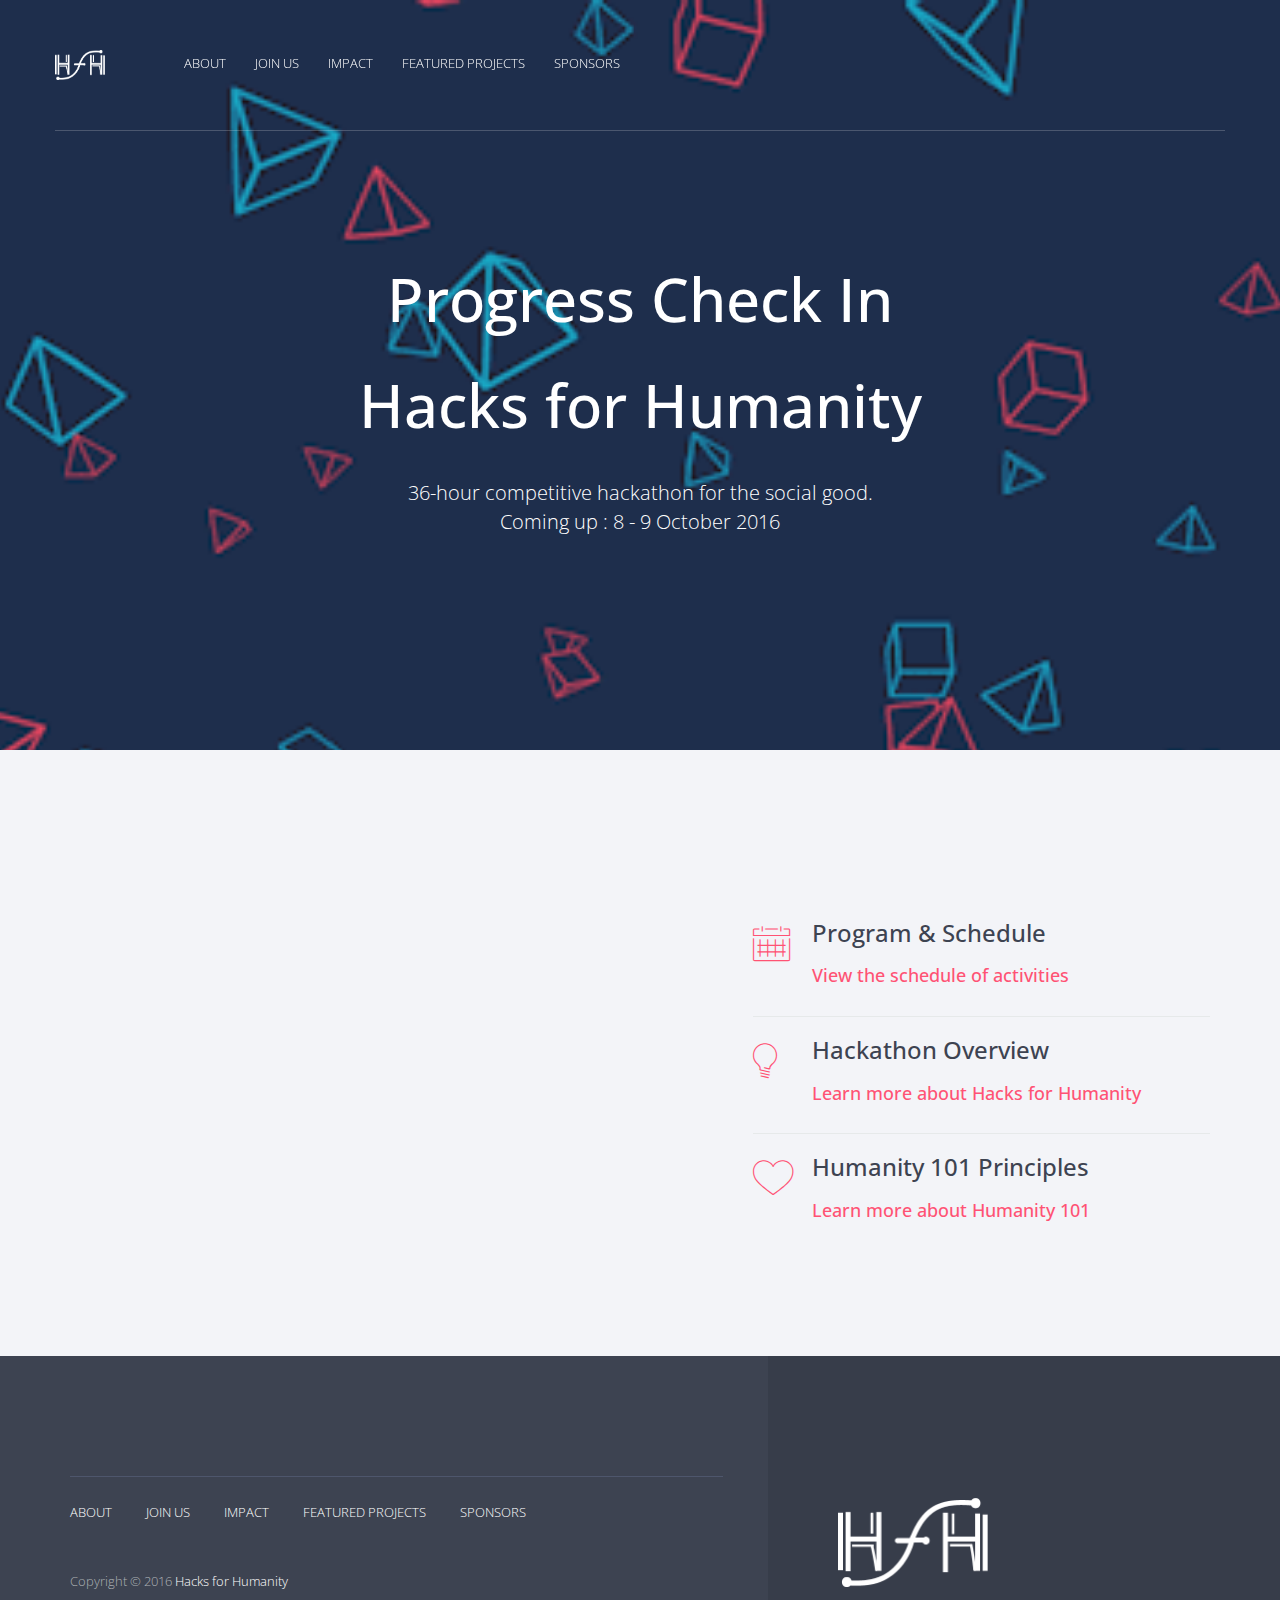
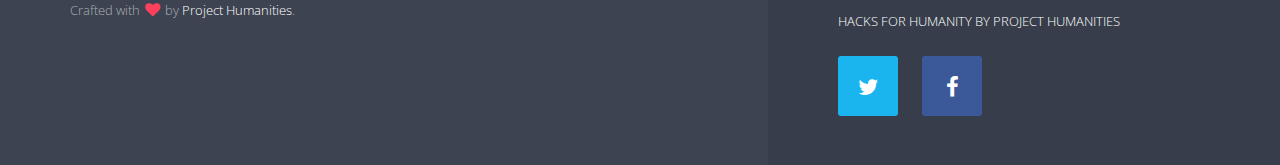
<file: checkin.html>
<html class="js flexbox canvas canvastext webgl no-touch geolocation postmessage websqldatabase indexeddb hashchange history draganddrop websockets rgba hsla multiplebgs backgroundsize borderimage borderradius boxshadow textshadow opacity cssanimations csscolumns cssgradients cssreflections csstransforms csstransforms3d csstransitions fontface generatedcontent video audio localstorage sessionstorage webworkers applicationcache svg inlinesvg smil svgclippaths" lang=""><!--<![endif]--><head>
  <meta charset="utf-8">
  <!--<meta http-equiv="X-UA-Compatible" content="IE=edge,chrome=1">-->
  <meta http-equiv="X-UA-Compatible" content="IE=edge">
  <title>Hacks for Humanity</title>
  <meta name="description" content="">
  <meta name="viewport" content="width=device-width, initial-scale=1">
  <meta property="og:title" content="Hacks for Humanity">
  <meta property="og:description" content="36-hour competitive hackathon for the social good.">
  <meta property="og:image" content="img/meta.jpg">

  <link rel="apple-touch-icon" href="apple-touch-icon.png">
  <link rel="icon" type="image/png" href="favicon-32x32.png" sizes="32x32">
  <link rel="icon" type="image/png" href="favicon-16x16.png" sizes="16x16">
  <link rel="stylesheet" href="css/normalize.min.css">
  <link rel="stylesheet" href="css/bootstrap.min.css">
  <link rel="stylesheet" href="css/jquery.fancybox.css">
  <link rel="stylesheet" href="css/flexslider.css">
  <link rel="stylesheet" href="css/styles.css">
  <link rel="stylesheet" href="css/queries.css">
  <link rel="stylesheet" href="css/etline-font.css">
  <link rel="stylesheet" href="bower_components/animate.css/animate.min.css">
  <link rel="stylesheet" href="css/font-awesome.min.css">
  <script async="" src="https://www.google-analytics.com/analytics.js"></script><script src="js/vendor/modernizr-2.8.3-respond-1.4.2.min.js"></script>
<style type="text/css">.fancybox-margin{margin-right:0px;}</style></head>



<body id="top">


  <!--[if lt IE 8]>
  <p class="browserupgrade">You are using an <strong>outdated</strong> browser. Please <a href="http://browsehappy.com/">upgrade your browser</a> to improve your experience.</p>
  <![endif]-->

  <script language="JavaScript">devicedocument.write('<section class="hero2" style="background: url(img/gif/' + image + ') center center;"')
 </script>
  <section class="hero2">



    <section class="navigation">
      <header style="border-bottom: 1px solid rgba(255, 255, 255, 0.2); padding: 50px 0px;">


        <div class="header-content">
          <div class="logo"><a href="index.html#"><img src="img/logo.png" style="width: 50px;" alt="logo"></a></div>
          <div class="header-nav">
            <nav>
              <ul class="primary-nav">
                <li><a href="index.html#about">About</a></li>
                <li><a href="index.html#join_us">Join us</a></li>
                <li><a href="index.html#impact">Impact</a></li>
                <li><a href="index.html#featured">Featured Projects</a></li>
                <li><a href="index.html#sponsors">Sponsors</a></li>
              </ul>
              <ul class="member-actions" style="top: 41px;">
                <li></li>
              </ul>
            </nav>
          </div>
          <div class="navicon" style="top: 48px;">
            <a class="nav-toggle" href="#"><span></span></a>
          </div>
        </div>
      </header>
    </section>
    <div class="container">
      <div class="row">
        <div class="col-md-10 col-md-offset-1">
          <div class="hero-content text-center">

            <h1>Progress Check In</h1>
            <h1>Hacks for Humanity</h1>
            <p class="intro" style=" padding-bottom: 0px;margin-bottom: 0px;">36-hour competitive hackathon for the social good.</p>
            <p class="intro">Coming up : 8 - 9 October 2016</p>

          </div>
        </div>
      </div>
    </div>
    <div class="down-arrow floating-arrow"><a href="#"><i class="fa fa-angle-down"></i></a></div>
  </section>
  <section class="features section-padding" id="about" style=" padding-bottom: 90px;">
    <div class="container">
      <div class="row">
        <div class="col-md-7 ">
          <div class="feature-list">


<iframe src="https://docs.google.com/presentation/d/1YvRnTslrhA9DW9h_FsHr2o92j27h9cJzf9CvYNuYjuo/embed?start=false&loop=false&delayms=3000" frameborder="0" width="100%" height="44%" allowfullscreen="false" mozallowfullscreen="false" webkitallowfullscreen="false"></iframe>







          </div>
        </div>

        <div class="col-md-5 ">
          <div class="feature-list">
            <ul class="features-stack">
              <li class="feature-item">
                <div class="feature-icon">
                  <span data-icon="" class="icon"></span>
                </div>
                <div class="feature-content">
                  <h3>Program &amp; Schedule</h3>
                  <h4><a href="doc/2016HacksSchedule.pdf">View the schedule of activities</a></h4>
                </div>
              </li>
              <li class="feature-item">
                <div class="feature-icon">
                  <span data-icon="" class="icon"></span>
                </div>
                <div class="feature-content">
                  <h3>Hackathon Overview</h3>
                  <h4><a href="doc/Overview.pdf">Learn more about Hacks for Humanity</a></h4>
                </div>
              </li>
              <li class="feature-item">
                <div class="feature-icon">
                  <span data-icon="" class="icon"></span>
                </div>
                <div class="feature-content">
                  <h3>Humanity 101 Principles</h3>
                  <h4><a href="https://humanities.asu.edu/humanity-101">Learn more about Humanity 101</a></h4>
                </div>
              </li>
            </ul>
          </div>
        </div>
      </div>
    </div>
  </section>















  <footer>
    <div class="container">
      <div class="row">
        <div class="col-md-7">
          <div class="footer-links">
            <ul class="footer-group">
              <li><a href="#about">About</a></li>
              <li><a href="#join_us">Join us</a></li>
              <li><a href="#impact">Impact</a></li>
              <li><a href="#featured">Featured Projects</a></li>
              <li><a href="#sponsors">Sponsors</a></li>
            </ul>
            <p>Copyright © 2016 <a href="http://humanities.asu.edu">Hacks for Humanity</a><br>Crafted with <span class="fa fa-heart pulse2"></span> by <a href="http://humanities.asu.edu">Project Humanities</a>.</p>
          </div>
        </div>
        <div class="social-share">
          <img src="img/logo.png" style="width: 150px; padding-bottom: 20px;" alt="logo">
          <p>Hacks for Humanity by Project Humanities</p>
          <a href="https://twitter.com/ASU_Humanities" class="twitter-share"><i class="fa fa-twitter"></i></a>
          <a href="http://www.facebook.com/projecthumanities" class="facebook-share"><i class="fa fa-facebook"></i></a>
         </div>
      </div>
    </div>
  </footer>
  <script src="http://ajax.googleapis.com/ajax/libs/jquery/1.11.2/jquery.min.js"></script>
  <script>window.jQuery || document.write('<script src="js/vendor/jquery-1.11.2.min.js"><\/script>')</script>
  <script src="bower_components/retina.js/dist/retina.js"></script>
  <script src="js/jquery.fancybox.pack.js"></script>
  <script src="js/vendor/bootstrap.min.js"></script>
  <script src="js/scripts.js"></script>
  <script src="js/jquery.flexslider-min.js"></script>
  <script src="bower_components/classie/classie.js"></script>
  <script src="bower_components/jquery-waypoints/lib/jquery.waypoints.min.js"></script>

  <script>
  (function(i,s,o,g,r,a,m){i['GoogleAnalyticsObject']=r;i[r]=i[r]||function(){
    (i[r].q=i[r].q||[]).push(arguments)},i[r].l=1*new Date();a=s.createElement(o),
    m=s.getElementsByTagName(o)[0];a.async=1;a.src=g;m.parentNode.insertBefore(a,m)
  })(window,document,'script','https://www.google-analytics.com/analytics.js','ga');

  ga('create', 'UA-82499825-1', 'auto');
  ga('send', 'pageview');
  </script>


</body></html>
</file>
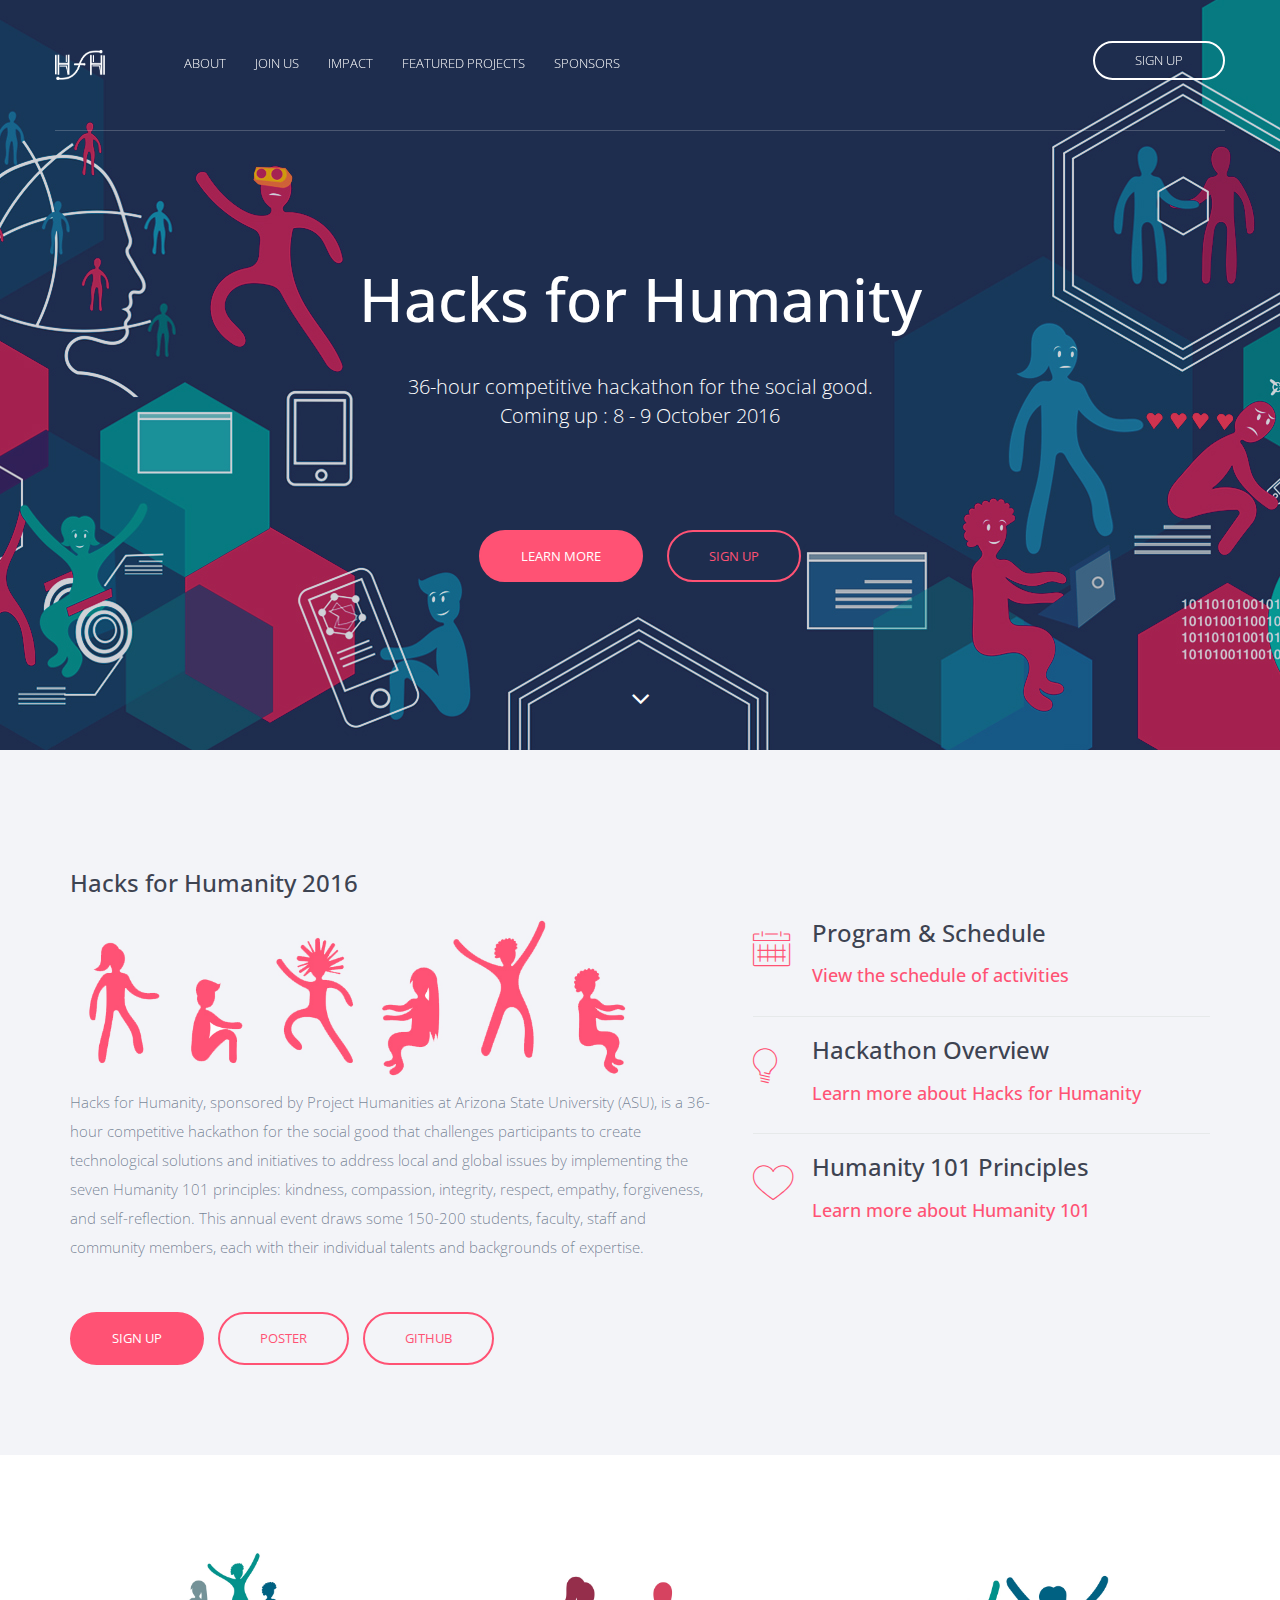
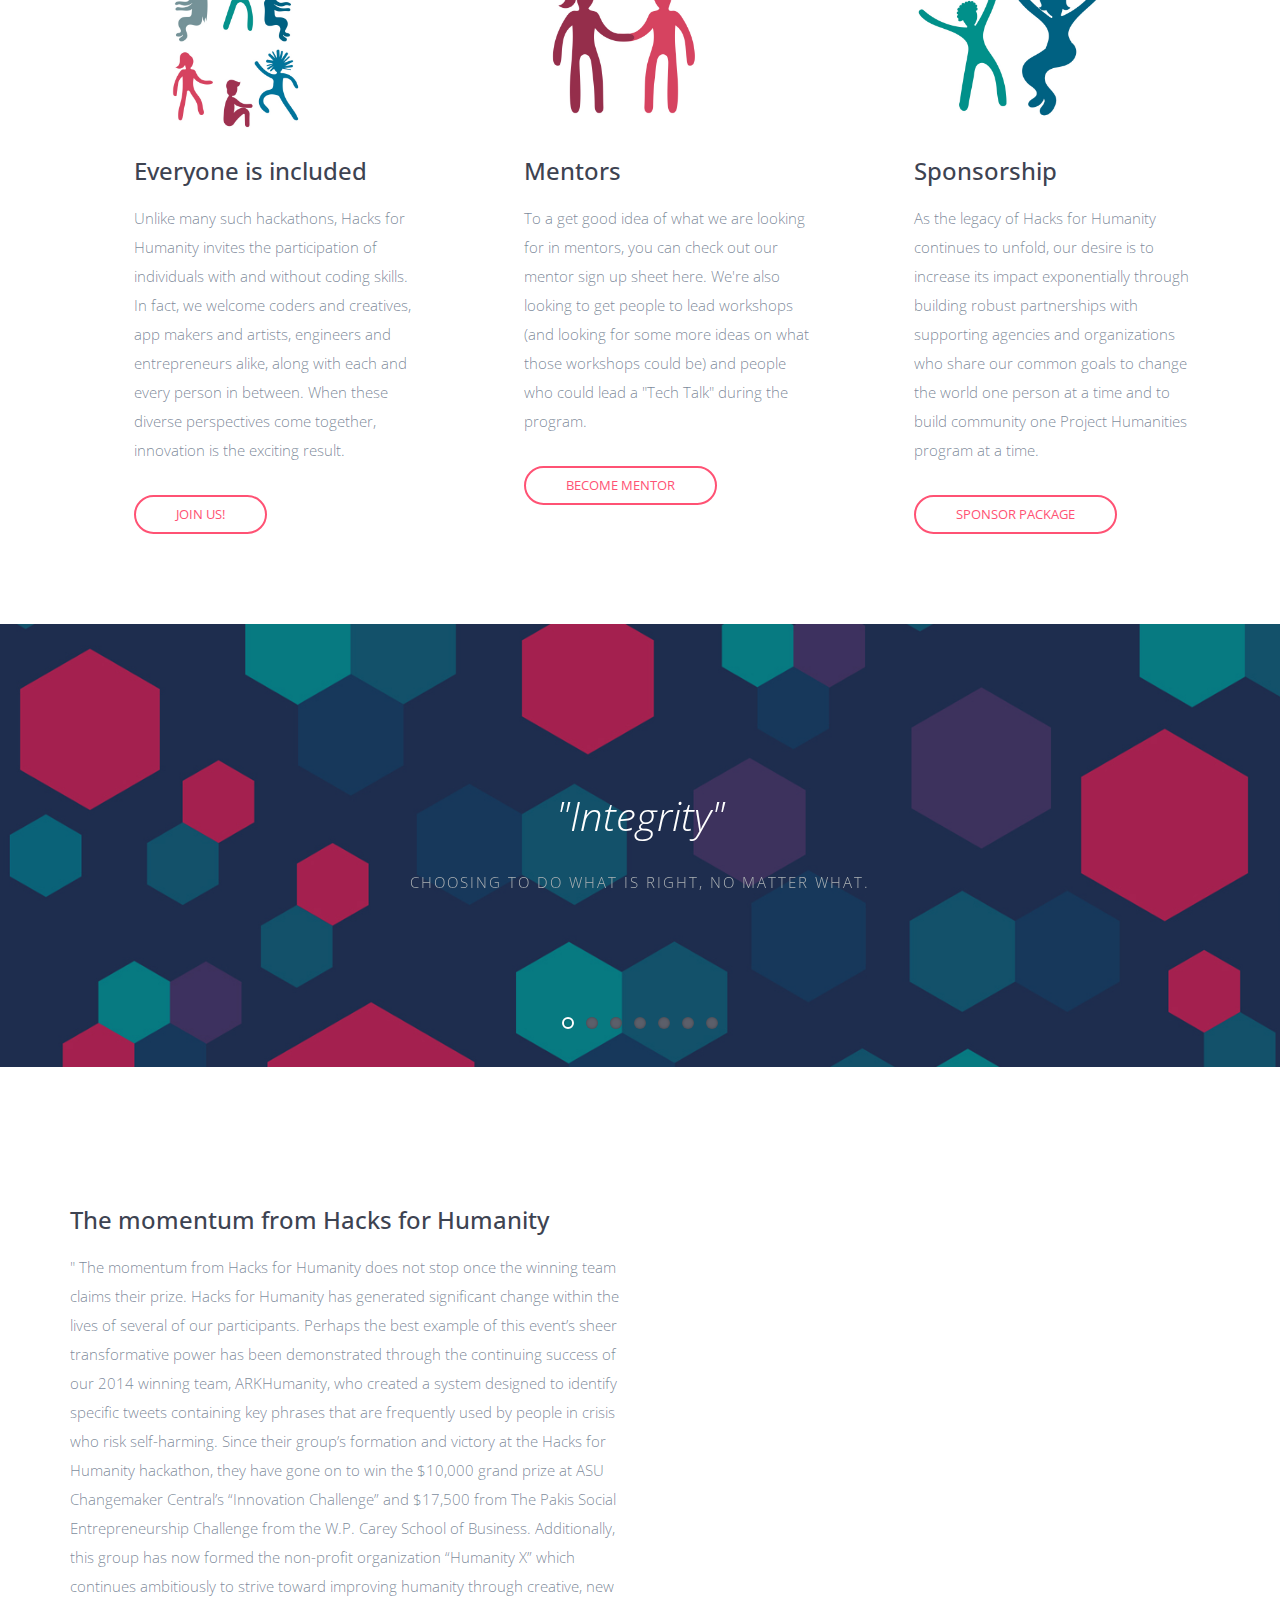
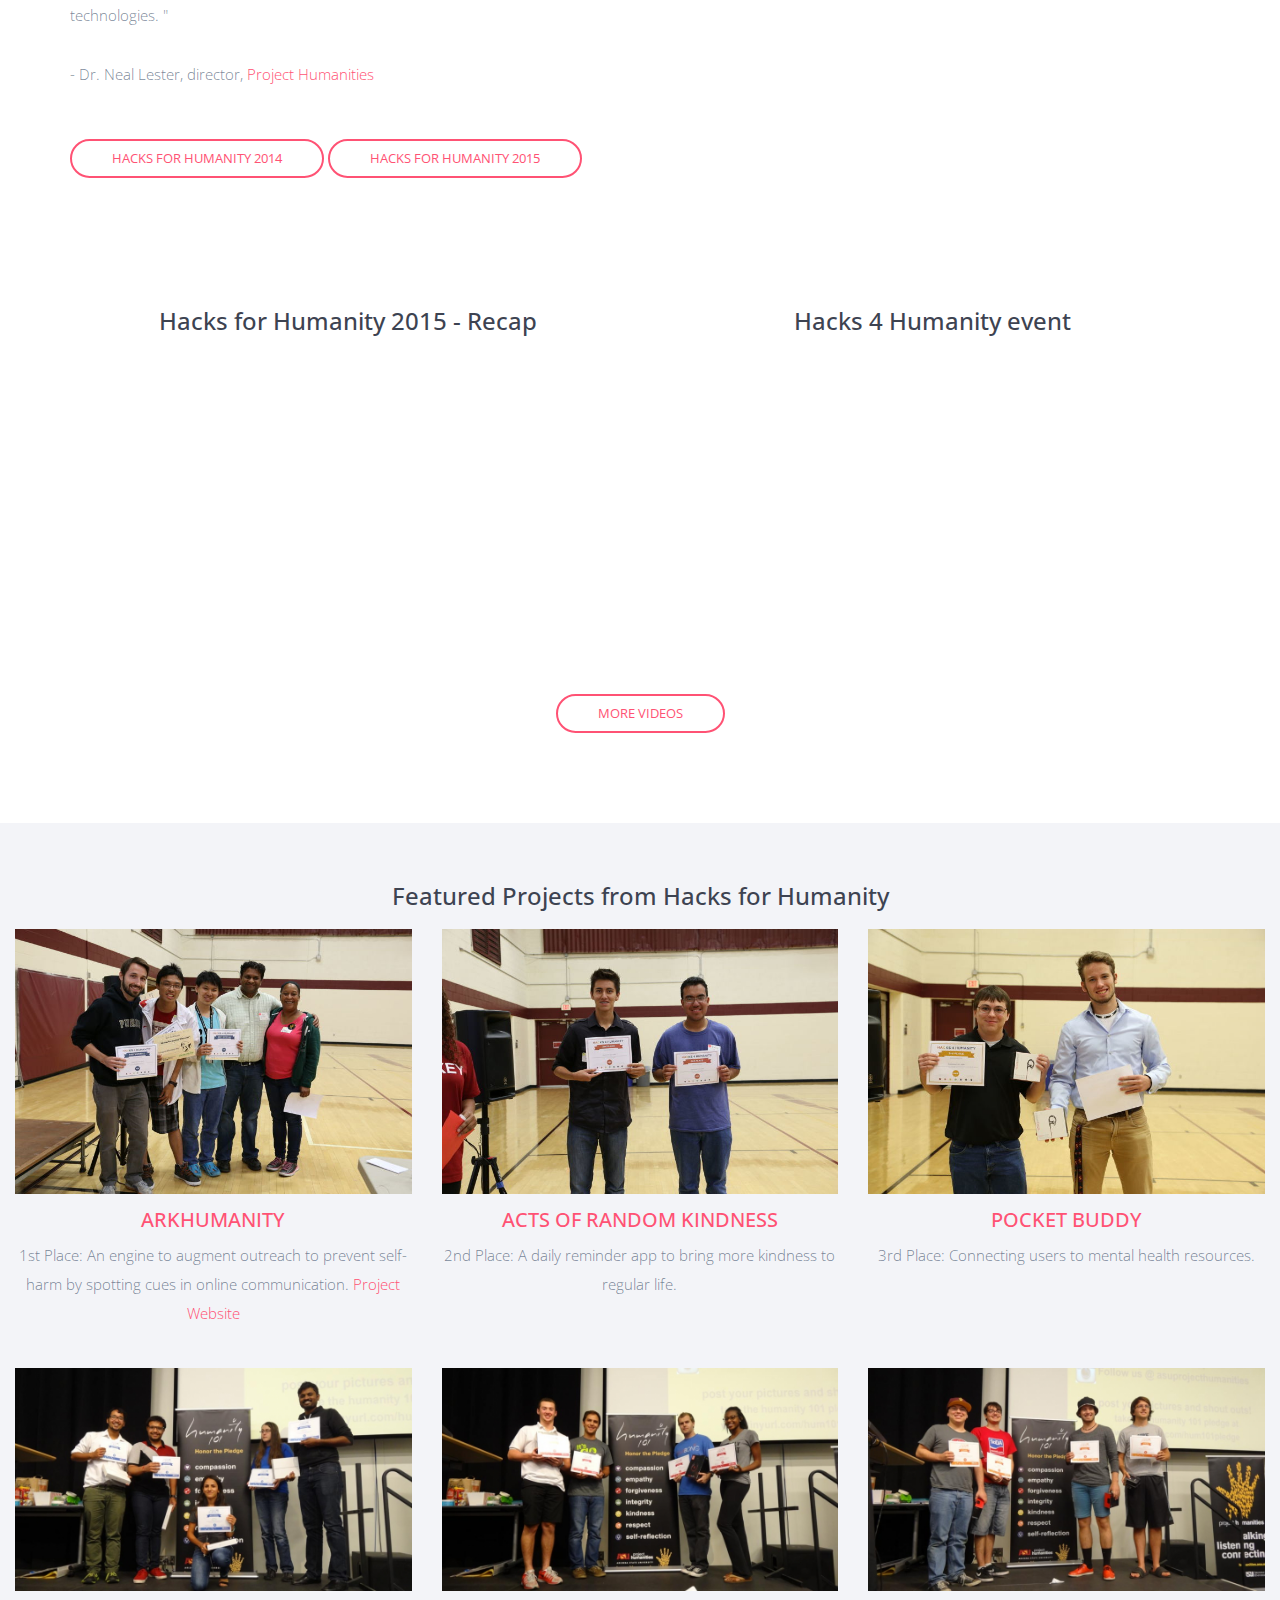
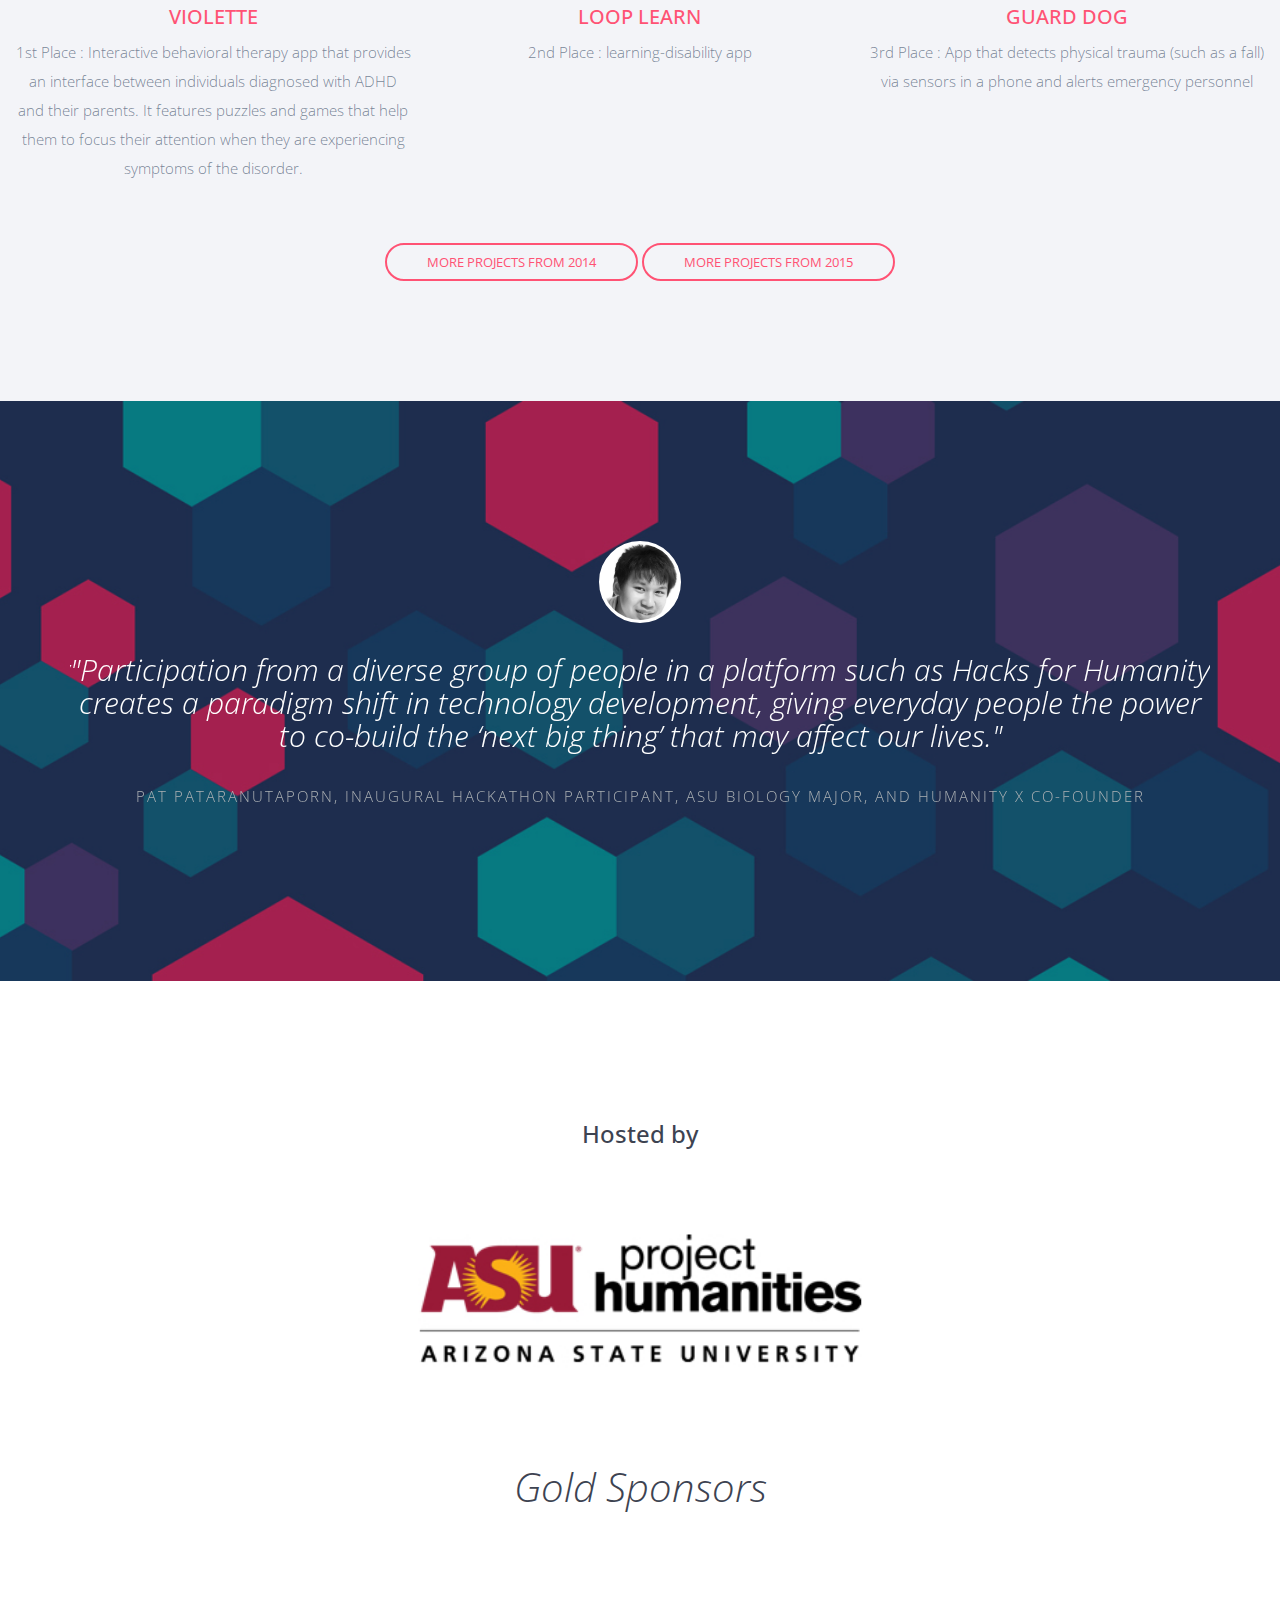
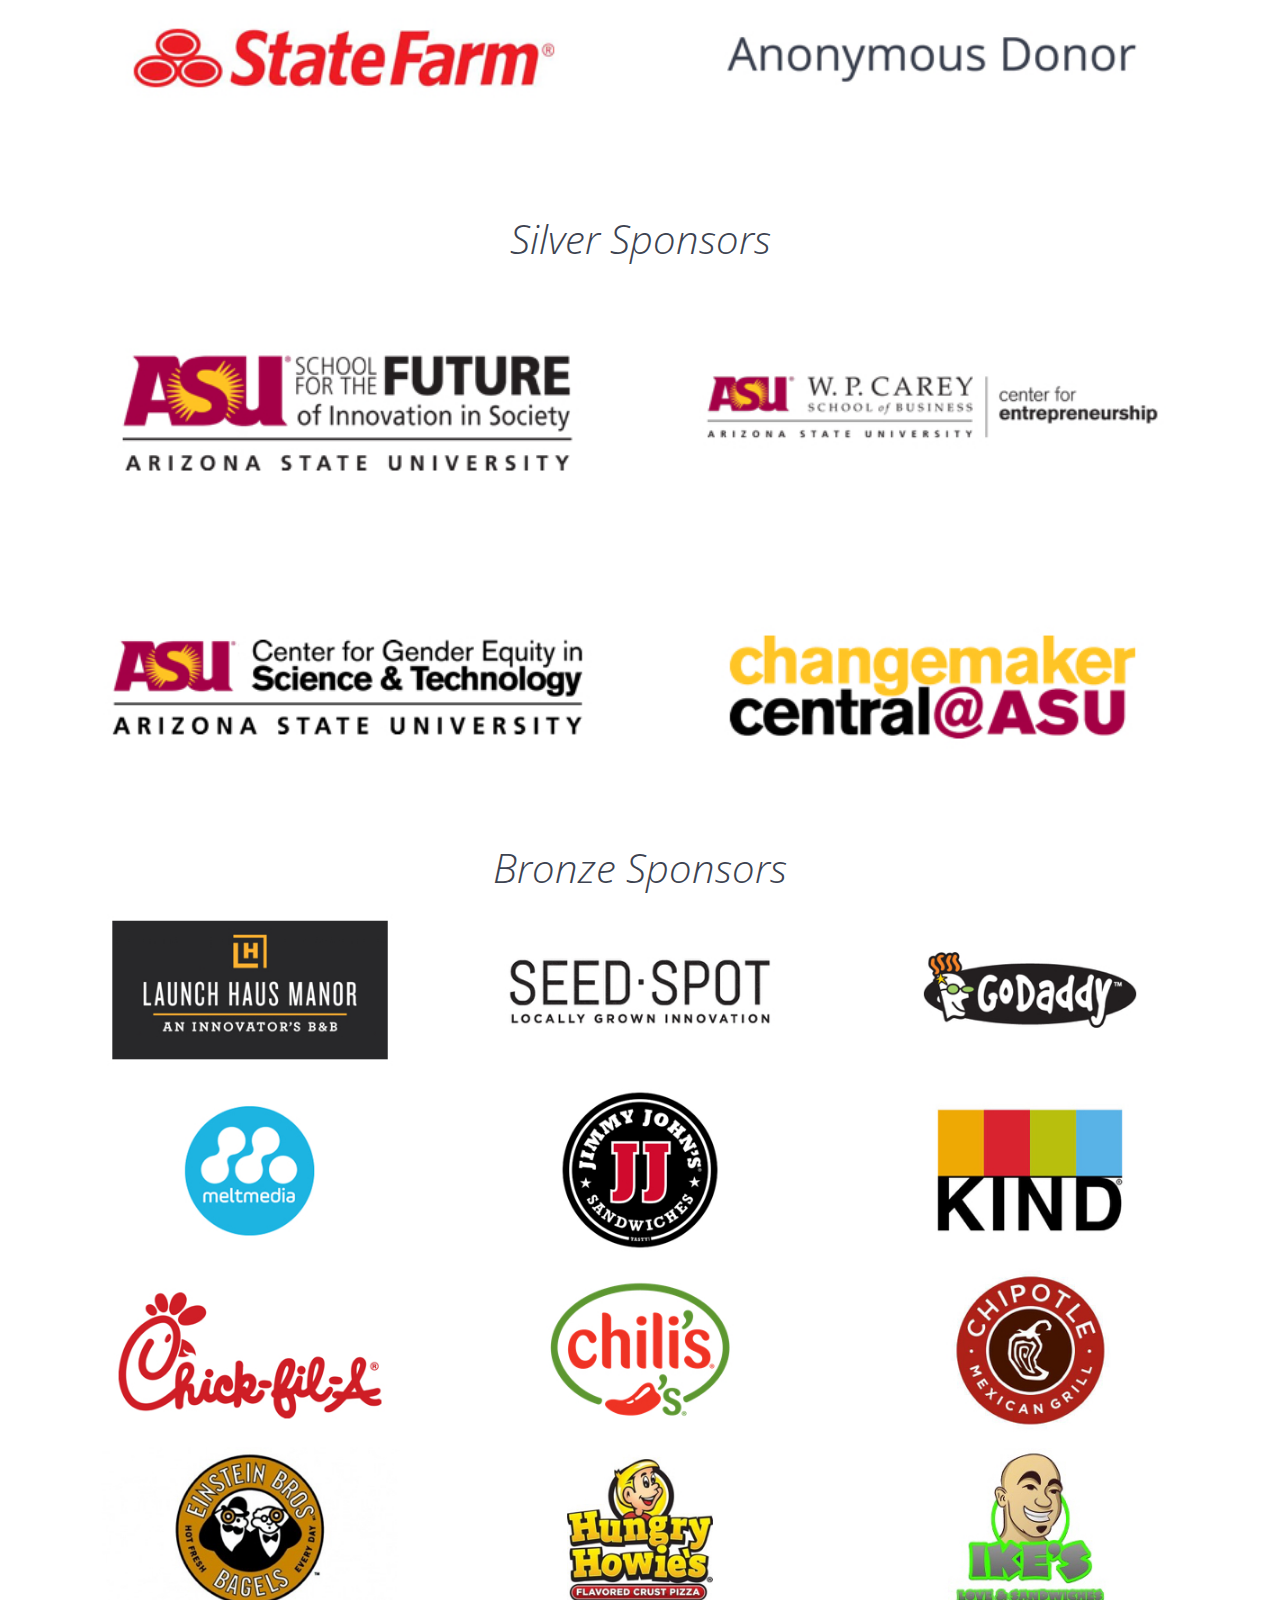
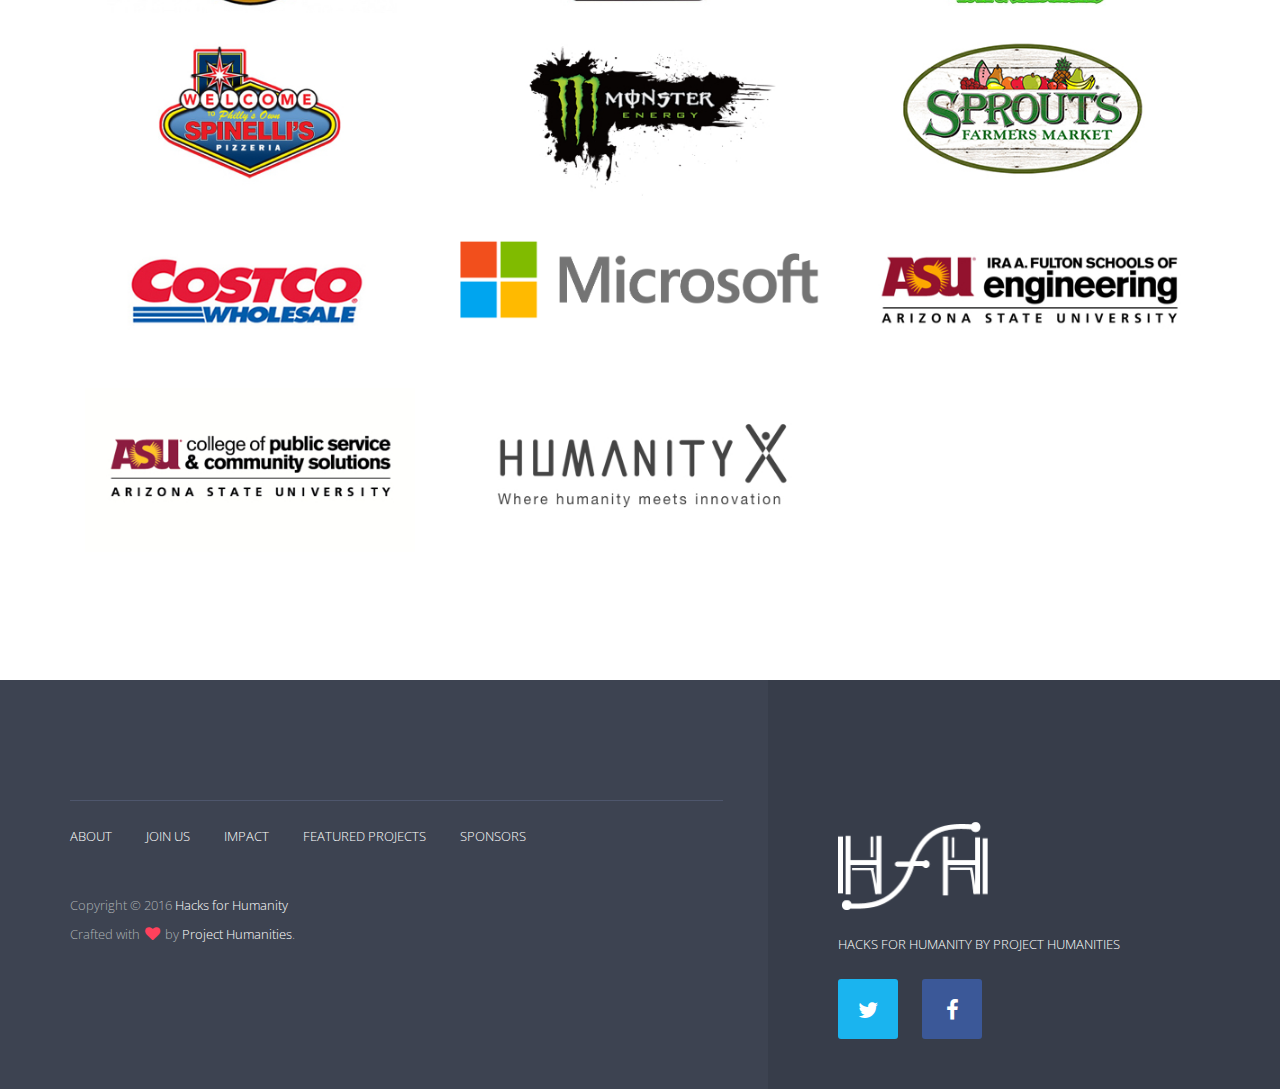
<file: index_2016.html>
<!doctype html>
<!--[if lt IE 7]>      <html class="no-js lt-ie9 lt-ie8 lt-ie7" lang=""> <![endif]-->
<!--[if IE 7]>         <html class="no-js lt-ie9 lt-ie8" lang=""> <![endif]-->
<!--[if IE 8]>         <html class="no-js lt-ie9" lang=""> <![endif]-->
<!--[if gt IE 8]><!--> <html class="no-js" lang=""> <!--<![endif]-->
<head>
  <meta charset="utf-8">
  <!--<meta http-equiv="X-UA-Compatible" content="IE=edge,chrome=1">-->
  <meta http-equiv="X-UA-Compatible" content="IE=edge"/>
  <title>Hacks for Humanity</title>
  <meta name="description" content="">
  <meta name="viewport" content="width=device-width, initial-scale=1">
  <meta property="og:title"       content="Hacks for Humanity"/>
  <meta property="og:description" content="36-hour competitive hackathon for the social good."/>
  <meta property="og:image"       content="img/meta.jpg"/>

  <link rel="apple-touch-icon" href="apple-touch-icon.png">
  <link rel="icon" type="image/png" href="favicon-32x32.png" sizes="32x32"/>
  <link rel="icon" type="image/png" href="favicon-16x16.png" sizes="16x16"/>
  <link rel="stylesheet" href="css/normalize.min.css">
  <link rel="stylesheet" href="css/bootstrap.min.css">
  <link rel="stylesheet" href="css/jquery.fancybox.css">
  <link rel="stylesheet" href="css/flexslider.css">
  <link rel="stylesheet" href="css/styles.css">
  <link rel="stylesheet" href="css/queries.css">
  <link rel="stylesheet" href="css/etline-font.css">
  <link rel="stylesheet" href="bower_components/animate.css/animate.min.css">
  <link rel="stylesheet" href="css/font-awesome.min.css">
  <script src="js/vendor/modernizr-2.8.3-respond-1.4.2.min.js"></script>
</head>
<body id="top">
  <!--[if lt IE 8]>
  <p class="browserupgrade">You are using an <strong>outdated</strong> browser. Please <a href="http://browsehappy.com/">upgrade your browser</a> to improve your experience.</p>
  <![endif]-->
  <section class="hero" >
    <section class="navigation">
      <header>
        <div class="header-content"  >
          <div class="logo"><a href="#"><img src="img/logo.png" style="width: 50px;" alt="logo"></a></div>
          <div class="header-nav">
            <nav>
              <ul class="primary-nav">
                <li><a href="#about">About</a></li>
                <li><a href="#join_us">Join us</a></li>
                <li><a href="#impact">Impact</a></li>
                <li><a href="#featured">Featured Projects</a></li>
                <li><a href="#sponsors">Sponsors</a></li>
              </ul>
              <ul class="member-actions">
                <li><a href="https://www.eventbrite.com/e/hacks-for-humanity-2016-tickets-26177971016" class="btn-white btn-small">Sign up</a></li>
              </ul>
            </nav>
          </div>
          <div class="navicon">
            <a class="nav-toggle" href="#"><span></span></a>
          </div>
        </div>
      </header>
    </section>
    <div class="container">
      <div class="row">
        <div class="col-md-10 col-md-offset-1">
          <div class="hero-content text-center">

            <h1>Hacks for Humanity</h1>
            <p class="intro" style=" padding-bottom: 0px;margin-bottom: 0px;">36-hour competitive hackathon for the social good.</p>
            <p class="intro">Coming up : 8 - 9 October 2016</p>
            <a href="#about" class="btn btn-fill btn-large btn-margin-right">Learn more</a> <a href="https://www.eventbrite.com/e/hacks-for-humanity-2016-tickets-26177971016" class="btn btn-accent btn-large">Sign up</a>
          </div>
        </div>
      </div>
    </div>
    <div class="down-arrow floating-arrow"><a href="#"><i class="fa fa-angle-down"></i></a></div>
  </section>
  <section class="features section-padding" id="about" style=" padding-bottom: 90px;">
    <div class="container">
      <div class="row">
        <div class="col-md-7 ">
          <div class="feature-list">
            <h3>Hacks for Humanity 2016</h3>
            <img src="img/people_2.jpg" style="width:90%;">
            <p style=" padding-bottom: 50px;">
              Hacks for Humanity, sponsored by Project Humanities at Arizona State University (ASU), is a 36-hour
              competitive hackathon for the social good that challenges participants to create technological solutions and
              initiatives to address local and global issues by implementing the seven Humanity 101 principles: kindness,
              compassion, integrity, respect, empathy, forgiveness, and self-reflection. This annual event draws some
              150-200 students, faculty, staff and community members, each with their individual talents and backgrounds
              of expertise.
            </p>
            <a href="https://www.eventbrite.com/e/hacks-for-humanity-2016-tickets-26177971016" class="btn btn-fill btn-large btn-margin-right" style="margin-right: 10px;">Sign up</a>
            <a href="doc/poster.pdf" class="btn btn-accent btn-large" style="margin-right: 10px;">Poster</a>
            <a href="https://github.com/hacksforhumanity" class="btn btn-accent btn-large" style="margin-right: 10px;">Github</a>
          </div>
        </div>

        <div class="col-md-5 ">
          <div class="feature-list">
            <ul class="features-stack">
              <li class="feature-item">
                <div class="feature-icon">
                  <span data-icon="" class="icon"></span>
                </div>
                <div class="feature-content">
                  <h3>Program &amp; Schedule</h3>
                  <h4><a href="doc/2016HacksScheduleDraft1.pdf">View the schedule of activities</a></h4>
                </div>
              </li>
              <li class="feature-item">
                <div class="feature-icon">
                  <span data-icon="" class="icon"></span>
                </div>
                <div class="feature-content">
                  <h3>Hackathon Overview</h3>
                  <h4><a href="doc/Overview.pdf">Learn more about Hacks for Humanity</a></h4>
                </div>
              </li>
              <li class="feature-item">
                <div class="feature-icon">
                  <span data-icon="" class="icon"></span>
                </div>
                <div class="feature-content">
                  <h3>Humanity 101 Principles</h3>
                  <h4><a href="https://humanities.asu.edu/humanity-101">Learn more about Humanity 101</a></h4>
                </div>
              </li>
            </ul>
          </div>
        </div>
      </div>
    </div>
  </section>

  <section class="intro section-padding" style="padding-top: 90px;padding-bottom: 90px;" id="join_us">
    <div class="container">
      <div class="row">
        <div class="col-md-4 intro-feature">
          <div class="intro-icon"></div>
          <div class="intro-content">
            <a href="#"><img src="img/people.jpg" style="width: 200px;"></a>
            <h3>Everyone is included</h3>
            <p>Unlike many such hackathons, Hacks for Humanity invites the participation of individuals with and without coding skills. In fact, we welcome coders and creatives, app makers and artists, engineers and entrepreneurs alike, along with each and every person in between. When these diverse perspectives come together, innovation is the exciting result.</p>
            <a href="https://www.eventbrite.com/e/hacks-for-humanity-2016-tickets-26177971016" class="btn btn-ghost btn-accent btn-small">Join us!</a>
          </div>
        </div>
        <div class="col-md-4 intro-feature">
          <div class="intro-icon"></div>
          <div class="intro-content">
            <a href="#"><img src="img/mentor.jpg" style="width: 200px;"></a>
            <h3>Mentors</h3>
            <p>To a get good idea of what we are looking for in mentors, you can check out our mentor sign up sheet here. We're also looking to get people to lead workshops (and looking for some more ideas on what those workshops could be) and people who could lead a "Tech Talk" during the program.</p>
            <a href="http://www.surveygizmo.com/s3/2828079/2016-Hacks-for-Humanity-Mentorship-Sign-Up" class="btn btn-ghost btn-accent btn-small">Become mentor</a>
          </div>
        </div>
        <div class="col-md-4 intro-feature">
          <div class="intro-icon"></div>
          <div class="intro-content last">
            <a href="#"><img src="img/sponsors.jpg" style="width: 200px;"></a>
            <h3>Sponsorship</h3>
            <p>As the legacy of Hacks for Humanity continues to unfold, our desire is to increase its impact exponentially through building robust partnerships with supporting agencies and organizations who share our common goals to change the world one person at a time and to build community one Project Humanities program at a time.</p>
            <a href="doc/sponsorship_page2.pdf" class="btn btn-ghost btn-accent btn-small">Sponsor package</a>
          </div>
        </div>
      </div>
    </div>
  </section>
  <section class="testimonial-slider section-padding text-center">
    <div class="container">
      <div class="row">
        <div class="col-md-12">
          <div class="flexslider">
            <ul class="slides">
              <li>
                <h2>"Integrity"</h2>
                <p class="author">Choosing to do what is right, no matter what.</p>
              </li>
              <li>
                <h2>"Compassion"</h2>
                <p class="author">Choosing to care about others.</p>
              </li>
              <li>
                <h2>"Kindness"</h2>
                <p class="author">Choosing to help others.</p>
              </li>
              <li>
                <h2>"Forgiveness"</h2>
                <p class="author">Choosing to let go and embrace a new beginning.</p>
              </li>
              <li>
                <h2>"Empathy"</h2>
                <p class="author">Choosing to think from another’s perspective.</p>
              </li>
              <li>
                <h2>"Respect"</h2>
                <p class="author">Choosing to acknowledge others beyond their perspectives and actions.</p>
              </li>
              <li>
                <h2>"Self-reflection"</h2>
                <p class="author">Choosing to continuously examine yourself and consider possibilities of change.</p>
              </li>
            </ul>
          </div>
        </div>
      </div>
    </div>
  </section>
  <section class="features-extra section-padding" id="impact" style="padding-bottom: 60px; padding-bottom: 90px;">
    <div class="container">
      <div class="row">
        <div class="col-md-6">
          <div class="feature-list">
            <h3>The momentum from Hacks for Humanity</h3>
            <p>" The momentum from Hacks for Humanity does not stop once the winning team claims their prize. Hacks for Humanity has generated significant change within the lives of several of our participants. Perhaps the best example of this event’s sheer transformative power has been demonstrated through the continuing success of our 2014 winning team, ARKHumanity, who created a system designed to identify specific tweets containing key phrases that are frequently used by people in crisis who risk self-harming. Since their group’s formation and victory at the Hacks for Humanity hackathon, they have gone on to win the $10,000 grand prize at ASU Changemaker Central’s “Innovation Challenge” and $17,500 from The Pakis Social Entrepreneurship Challenge from the W.P. Carey School of Business. Additionally, this group has now formed the non-profit organization “Humanity X” which continues ambitiously to strive toward improving humanity through creative, new technologies. "</p>
            <p>- Dr. Neal Lester, director, <a href="https://humanities.asu.edu">Project Humanities</a></p>
            <a href="https://humanities.asu.edu/hacks4humanity" class="btn btn-ghost btn-accent btn-small">Hacks for Humanity 2014</a>
            <a href="https://humanities.asu.edu/e/community-events/hacks-humanity-2015" class="btn btn-ghost btn-accent btn-small">Hacks for Humanity 2015</a>
          </div>
        </div>
      </div>
    </div>
    <div class="macbook-wrap wp3"></div>
    <div class="responsive-feature-img"><img src="img/macbook-pro.png" alt="responsive devices"></div>
  </section>


<section class="features-extra section-padding" id="impact" style="padding-top: 20px; padding-bottom: 90px;">
    <div class="container">
      <div class="row">
        <div class="col-md-6">
        <center><h3>Hacks for Humanity 2015 - Recap</h3></center>
         <iframe width="560" height="315" src="https://www.youtube.com/embed/QqhHxjQG6x0" frameborder="0" allowfullscreen></iframe>
		</div>

		<div class="col-md-6">

		<center><h3>Hacks 4 Humanity event</h3></center>
         <iframe src="https://player.vimeo.com/video/107070393" width="560" height="315" frameborder="0" webkitallowfullscreen mozallowfullscreen allowfullscreen></iframe>
		</div>

	 </div>

	 <center><a href="https://humanities.asu.edu/hacks4humanity" class="btn btn-ghost btn-accent btn-small">More videos</a> </center>

	</div>

 </section>


  <section class="blog text-center" id="featured" style="padding-top: 40px;">
    <center>
      <h3>Featured Projects from Hacks for Humanity</h3>
    </center>
    <div class="container-fluid">
      <div class="row">
      <div class="col-md-4">
          <article class="blog-post">
            <figure>
              <a href="http://arkhumanity.io/" class="single_image">
                <div class="blog-img-wrap">
                  <img src="img/team/team_1.jpg"/>
                </div>
              </a>
              <figcaption style="margin-top:-20px; margin-bottom:20px">
                <h2><a href="http://arkhumanity.io/" class="blog-category" style="font-size:20px;">ARKHumanity</a></h2>
                <p>1st Place: An engine to augment outreach to prevent self-harm by spotting cues in online communication.
                <a href="https://humanityx.tech">Project Website</a>
                </p>


              </figcaption>
            </figure>
          </article>
        </div>
        <div class="col-md-4">
          <article class="blog-post">
            <figure>
              <a href="img/team/team_2.jpg" class="single_image">
                <div class="blog-img-wrap">
                  <img src="img/team/team_2.jpg"/>
                </div>
              </a>
              <figcaption style="margin-top:-20px; margin-bottom:20px">
                <h2><a href="#" class="blog-category" style="font-size:20px;">Acts of Random Kindness</a></h2>
                <p>2nd Place: A daily reminder app to bring more kindness to regular life.</p>

              </figcaption>
            </figure>
          </article>
        </div>
        <div class="col-md-4">
          <article class="blog-post">
            <figure>
              <a href="img/team/team_3.jpg" class="single_image">
                <div class="blog-img-wrap">
                  <img src="img/team/team_3.jpg" class="single_image"/>
                </div>
              </a>
              <figcaption style="margin-top:-20px; margin-bottom:20px">
                <h2><a href="#" class="blog-category" style="font-size:20px;">Pocket Buddy</a></h2>
                <p>3rd Place: Connecting users to mental health resources.</p>
              </figcaption>
            </figure>
          </article>
        </div>
        </div>
        <div class="row">

        <div class="col-md-4">
          <article class="blog-post">
            <figure>
              <a href="img/team/team_4.jpg" class="single_image">
                <div class="blog-img-wrap">
                  <img src="img/team/team_4.jpg" class="single_image"/>
                </div>
              </a>
              <figcaption style="margin-top:-20px; margin-bottom:20px">
                <h2><a href="#" class="blog-category" style="font-size:20px;">Violette</a></h2>
                <p>1st Place : Interactive behavioral therapy app that provides an interface between individuals diagnosed with ADHD and their parents. It features puzzles and games that help them to focus their attention when they are experiencing symptoms of the disorder.
                </p>
              </figcaption>
            </figure>
          </article>
        </div>
        <div class="col-md-4">
          <article class="blog-post">
            <figure>
              <a href="img/team/team_5.jpg" class="single_image">
                <div class="blog-img-wrap">
                  <img src="img/team/team_5.jpg" class="single_image"/>
                </div>
              </a>
              <figcaption style="margin-top:-20px; margin-bottom:20px">
                <h2><a href="#" class="blog-category" style="font-size:20px;">Loop Learn</a></h2>
                <p>2nd Place : learning-disability app</p>
              </figcaption>
            </figure>
          </article>
        </div>
        <div class="col-md-4">
          <article class="blog-post">
            <figure>
              <a href="img/team/team_6.jpg" class="single_image">
                <div class="blog-img-wrap">
                  <img src="img/team/team_6.jpg" class="single_image"/>
                </div>
              </a>
              <figcaption style="margin-top:-20px; margin-bottom:20px">
                <h2><a href="#" class="blog-category" style="font-size:20px;">Guard Dog</a></h2>
                <p>3rd Place :  App that detects physical trauma (such as a fall) via sensors in a phone and alerts emergency personnel</p>
              </figcaption>
            </figure>
          </article>
        </div>

      </div>
      <a href="http://hacks4humanity.strikingly.com/" class="btn btn-ghost btn-accent btn-small">More projects from 2014</a>
       <a href="https://humanities.asu.edu/hacks-humanity-2015-outcomes" class="btn btn-ghost btn-accent btn-small">More projects from 2015</a>

    </div>
  </section>

  <section class="testimonial-slider section-padding text-center">
    <div class="container">
      <div class="row">
        <div class="col-md-12">
          <div class="flexslider">
            <ul class="slides">
              <li>
                <div class="avatar"><img src="img/pat.jpg"></div>
                <h2 style ="font-size: 30px;">"Participation from a diverse group of people in a platform such as Hacks for Humanity creates a paradigm shift in technology development, giving everyday people the power to co-build the ‘next big thing’ that may affect our lives."
                </h2>
                <p class="author">Pat Pataranutaporn, inaugural hackathon participant, ASU Biology Major, and Humanity X co-founder</p>
              </li>
            </ul>
          </div>
        </div>
      </div>
    </div>
  </section>

  <section class="ntro section-padding" id="sponsors" >
    <center><h3>Hosted by</h3></center>
    <div class="container">

      <div class="row">
        <div class="col-md-6 col-md-offset-3 intro-feature">
          <a href="http://humanities.asu.edu/"><img src="img/sponsors_icon/sponsor_icon.000.jpeg" style="width: 100%;"/></a>
        </div>
      </div>

      <center><i><h2>Gold Sponsors</h2></i></center>
      <div class="row">
        <div class="col-md-6 intro-feature">
          <a href="https://www.statefarm.com/"><img src="img/sponsors_icon/sponsor_icon.006.jpeg" style="width: 100%;"/></a>
        </div>

        <div class="col-md-6 intro-feature" style="display: table-cell;vertical-align: middle;">
         <img src="img/sponsors_icon/new_icon.001.jpeg" style="width: 100%;"/></a>
        </div>
      </div>

      <center><i><h2>Silver Sponsors</h2></i></center>
      <div class="row">
        <div class="col-md-6 intro-feature">
          <a href="https://sfis.asu.edu/"><img src="img/sponsors_icon/sponsor_icon.002.jpeg" style="width: 100%;"/></a>
        </div>

        <div class="col-md-6 intro-feature">
          <a href="https://wpcarey.asu.edu/research/entrepreneurship"><img src="img/sponsors_icon/sponsor_icon.003.jpeg" style="width: 100%;"/></a>
        </div>

         <div class="col-md-6 intro-feature">
          <a href="https://cgest.asu.edu/"><img src="img/sponsors_icon/new_icon.002.jpeg" style="width: 100%;"/></a>
        </div>

       <div class="col-md-6 intro-feature">
          <a href="https://changemaker.asu.edu/"><img src="img/sponsors_icon/sponsor_icon.004.jpeg" style="width: 100%;"/></a>
        </div>
      </div>

      <center><i><h2>Bronze Sponsors</h2></i></center>
      <div class="row">
        <div class="col-md-4 intro-feature">
          <a href="http://www.launchha.us/"><img src="img/sponsors_icon/sponsor_icon.007.jpeg" style="width: 100%;"/></a>
        </div>
        <div class="col-md-4 intro-feature">
          <a href="http://www.seedspot.org/"><img src="img/sponsors_icon/sponsor_icon.008.jpeg" style="width: 100%;"/></a>
        </div>

        <div class="col-md-4 intro-feature">
          <a href="http://www.godaddy.com/"><img src="img/sponsors_icon/new_icon.013.jpeg" style="width: 100%;"/></a>
        </div>

        <div class="col-md-4 intro-feature">
          <a href="https://www.meltmedia.com/"><img src="img/sponsors_icon/new_icon.014.jpeg" style="width: 100%;"/></a>
        </div>

        <div class="col-md-4 intro-feature">
          <a href="https://www.jimmyjohns.com/"><img src="img/sponsors_icon/new_icon.009.jpeg" style="width: 100%;"/></a>
        </div>

        <div class="col-md-4 intro-feature">
          <a href="http://www.kindsnacks.com/"><img src="img/sponsors_icon/new_icon.010.jpeg" style="width: 100%;"/></a>
        </div>

        <div class="col-md-4 intro-feature">
          <a href="http://www.chick-fil-a.com/"><img src="img/sponsors_icon/new_icon.003.jpeg" style="width: 100%;"/></a>
        </div>

        <div class="col-md-4 intro-feature">
          <a href="http://www.chilis.com/EN/Pages/home.aspx"><img src="img/sponsors_icon/new_icon.004.jpeg" style="width: 100%;"/></a>
        </div>

        <div class="col-md-4 intro-feature">
          <a href="https://chipotle.com/"><img src="img/sponsors_icon/new_icon.005.jpeg" style="width: 100%;"/></a>
        </div>

        <div class="col-md-4 intro-feature">
          <a href="http://www.einsteinbros.com/"><img src="img/sponsors_icon/new_icon.006.jpeg" style="width: 100%;"/></a>
        </div>

        <div class="col-md-4 intro-feature">
          <a href="https://www.hungryhowies.com/"><img src="img/sponsors_icon/new_icon.007.jpeg" style="width: 100%;"/></a>
        </div>

        <div class="col-md-4 intro-feature">
          <a href="http://www.ilikeikesplace.com/"><img src="img/sponsors_icon/new_icon.008.jpeg" style="width: 100%;"/></a>
        </div>

        <div class="col-md-4 intro-feature">
          <a href="http://www.spinellispizzeria.com/"><img src="img/sponsors_icon/new_icon.011.jpeg" style="width: 100%;"/></a>
        </div>

        <div class="col-md-4 intro-feature">
          <a href="https://www.monsterenergy.com/"><img src="img/sponsors_icon/new_icon.012.jpeg" style="width: 100%;"/></a>
        </div>

        <div class="col-md-4 intro-feature">
          <a href="https://www.sprouts.com/"><img src="img/sponsors_icon/sprouts.jpg" style="width: 100%;"/></a>
        </div>

        <div class="col-md-4 intro-feature">
          <a href="http://www.costco.com/"><img src="img/sponsors_icon/costco.jpg" style="width: 100%;"/></a>
        </div>

        <div class="col-md-4 intro-feature">
          <a href="https://www.microsoft.com/"><img src="img/sponsors_icon/microsoft.png" alt="Microsoft" style="margin-top: 40px; width: 100%;"/></a>
        </div>

        <div class="col-md-4 intro-feature">
          <a href="https://engineering.asu.edu/"><img src="img/sponsors_icon/sponsor_icon.001.jpeg" style="width: 100%;"/></a>
        </div>

        <div class="col-md-4 intro-feature">
          <a href="https://publicservice.asu.edu/"><img src="img/sponsors_icon/sponsor_icon.005.jpeg" style="width: 100%;"/></a>
        </div>

        <div class="col-md-4 intro-feature">
          <a href="http://humanityx.tech/"><img src="img/sponsors_icon/humanityx.jpeg" style="width: 100%;"/></a>
        </div>
      </div>
    </div>
  </section>

  <footer>
    <div class="container">
      <div class="row">
        <div class="col-md-7">
          <div class="footer-links">
            <ul class="footer-group">
              <li><a href="#about">About</a></li>
              <li><a href="#join_us">Join us</a></li>
              <li><a href="#impact">Impact</a></li>
              <li><a href="#featured">Featured Projects</a></li>
              <li><a href="#sponsors">Sponsors</a></li>
            </ul>
            <p>Copyright © 2016 <a href="http://humanities.asu.edu">Hacks for Humanity</a><br>Crafted with <span class="fa fa-heart pulse2"></span> by <a href="http://humanities.asu.edu">Project Humanities</a>.</p>
          </div>
        </div>
        <div class="social-share">
          <img src="img/logo.png" style="width: 150px; padding-bottom: 20px;" alt="logo">
          <p>Hacks for Humanity by Project Humanities</p>
          <a href="https://twitter.com/ASU_Humanities" class="twitter-share"><i class="fa fa-twitter"></i></a>
          <a href="http://www.facebook.com/projecthumanities" class="facebook-share"><i class="fa fa-facebook"></i></a>
         </div>
      </div>
    </div>
  </footer>
  <script src="http://ajax.googleapis.com/ajax/libs/jquery/1.11.2/jquery.min.js"></script>
  <script>window.jQuery || document.write('<script src="js/vendor/jquery-1.11.2.min.js"><\/script>')</script>
  <script src="bower_components/retina.js/dist/retina.js"></script>
  <script src="js/jquery.fancybox.pack.js"></script>
  <script src="js/vendor/bootstrap.min.js"></script>
  <script src="js/scripts.js"></script>
  <script src="js/jquery.flexslider-min.js"></script>
  <script src="bower_components/classie/classie.js"></script>
  <script src="bower_components/jquery-waypoints/lib/jquery.waypoints.min.js"></script>

  <script>
  (function(i,s,o,g,r,a,m){i['GoogleAnalyticsObject']=r;i[r]=i[r]||function(){
    (i[r].q=i[r].q||[]).push(arguments)},i[r].l=1*new Date();a=s.createElement(o),
    m=s.getElementsByTagName(o)[0];a.async=1;a.src=g;m.parentNode.insertBefore(a,m)
  })(window,document,'script','https://www.google-analytics.com/analytics.js','ga');

  ga('create', 'UA-82499825-1', 'auto');
  ga('send', 'pageview');
  </script>
</body>
</html>
</file>
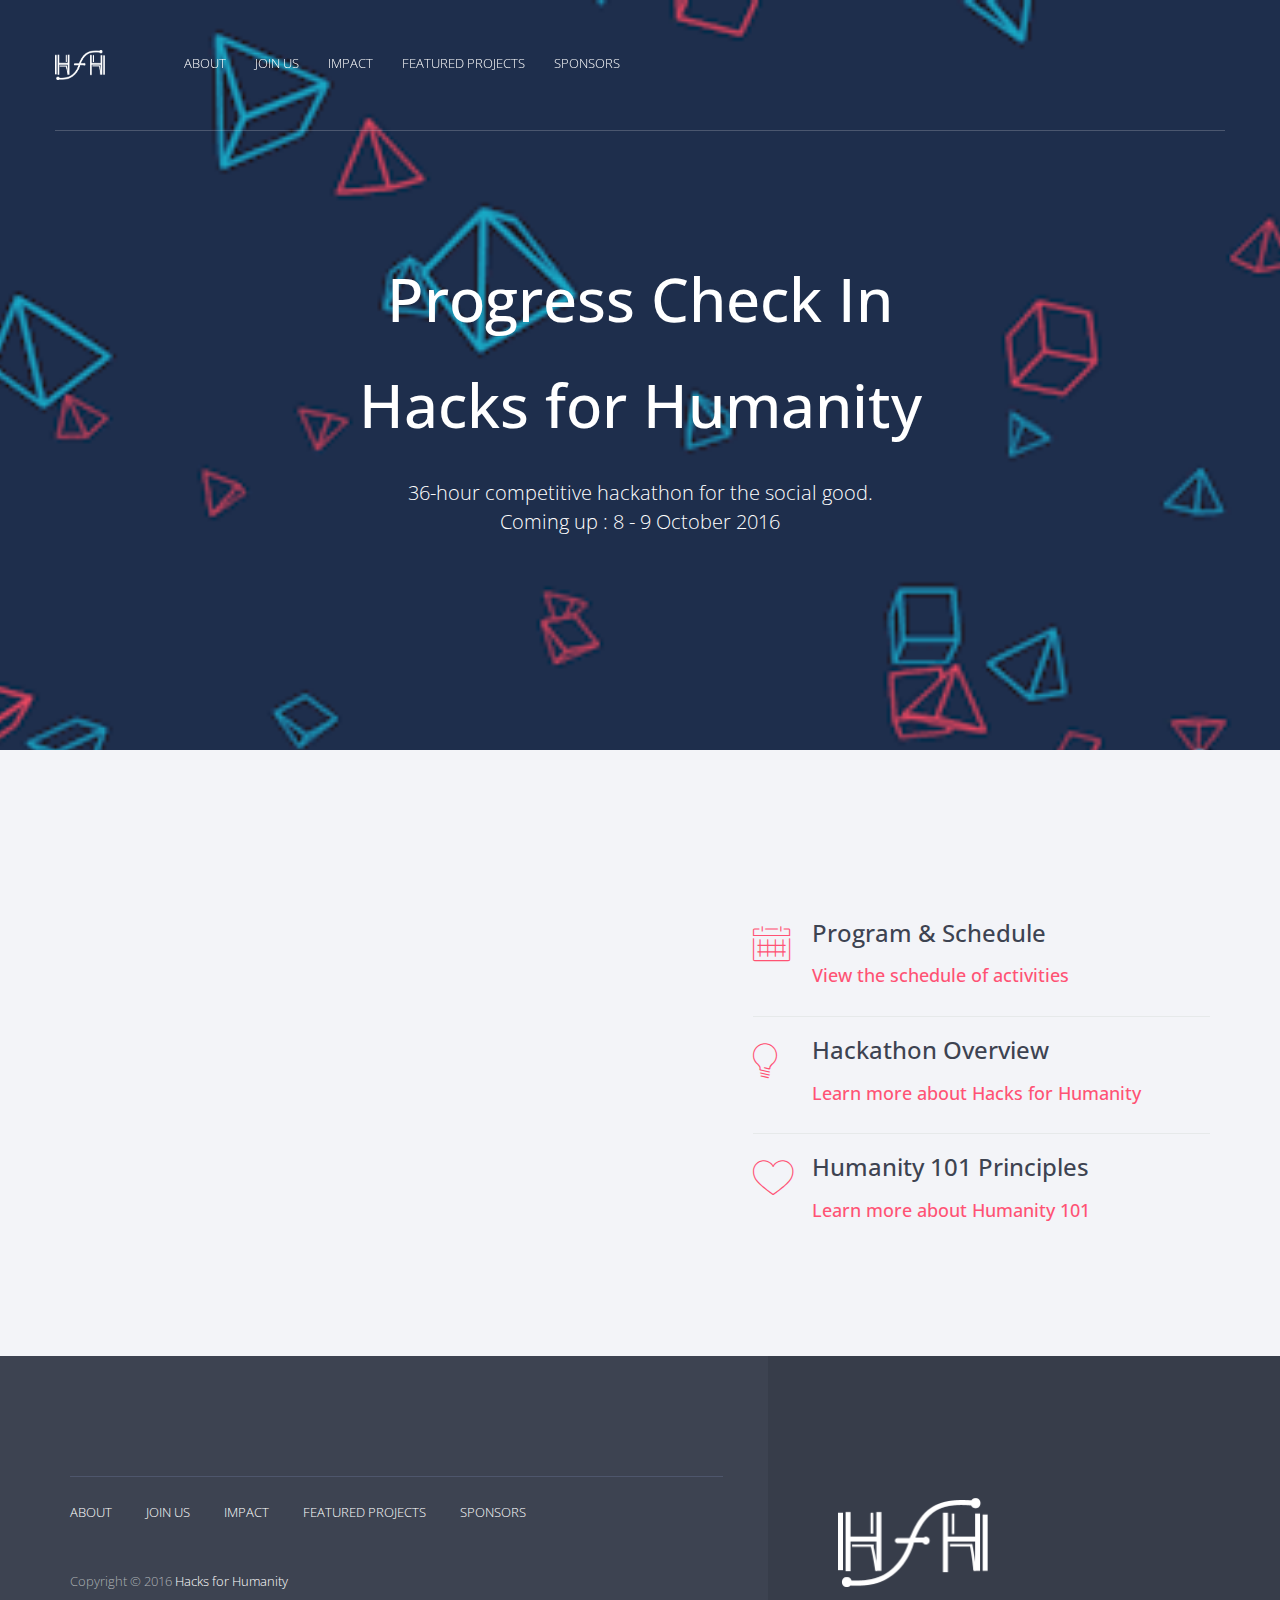
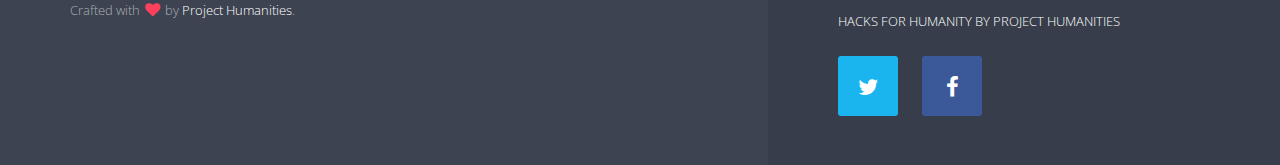
<file: old web/checkin.html>
<html class="js flexbox canvas canvastext webgl no-touch geolocation postmessage websqldatabase indexeddb hashchange history draganddrop websockets rgba hsla multiplebgs backgroundsize borderimage borderradius boxshadow textshadow opacity cssanimations csscolumns cssgradients cssreflections csstransforms csstransforms3d csstransitions fontface generatedcontent video audio localstorage sessionstorage webworkers applicationcache svg inlinesvg smil svgclippaths" lang=""><!--<![endif]--><head>
  <meta charset="utf-8">
  <!--<meta http-equiv="X-UA-Compatible" content="IE=edge,chrome=1">-->
  <meta http-equiv="X-UA-Compatible" content="IE=edge">
  <title>Hacks for Humanity</title>
  <meta name="description" content="">
  <meta name="viewport" content="width=device-width, initial-scale=1">
  <meta property="og:title" content="Hacks for Humanity">
  <meta property="og:description" content="36-hour competitive hackathon for the social good.">
  <meta property="og:image" content="img/meta.jpg">

  <link rel="apple-touch-icon" href="apple-touch-icon.png">
  <link rel="icon" type="image/png" href="favicon-32x32.png" sizes="32x32">
  <link rel="icon" type="image/png" href="favicon-16x16.png" sizes="16x16">
  <link rel="stylesheet" href="css/normalize.min.css">
  <link rel="stylesheet" href="css/bootstrap.min.css">
  <link rel="stylesheet" href="css/jquery.fancybox.css">
  <link rel="stylesheet" href="css/flexslider.css">
  <link rel="stylesheet" href="css/styles.css">
  <link rel="stylesheet" href="css/queries.css">
  <link rel="stylesheet" href="css/etline-font.css">
  <link rel="stylesheet" href="bower_components/animate.css/animate.min.css">
  <link rel="stylesheet" href="css/font-awesome.min.css">
  <script async="" src="https://www.google-analytics.com/analytics.js"></script><script src="js/vendor/modernizr-2.8.3-respond-1.4.2.min.js"></script>
<style type="text/css">.fancybox-margin{margin-right:0px;}</style></head>



<body id="top">


  <!--[if lt IE 8]>
  <p class="browserupgrade">You are using an <strong>outdated</strong> browser. Please <a href="http://browsehappy.com/">upgrade your browser</a> to improve your experience.</p>
  <![endif]-->

  <script language="JavaScript">devicedocument.write('<section class="hero2" style="background: url(img/gif/' + image + ') center center;"')
 </script>
  <section class="hero2">



    <section class="navigation">
      <header style="border-bottom: 1px solid rgba(255, 255, 255, 0.2); padding: 50px 0px;">


        <div class="header-content">
          <div class="logo"><a href="index.html#"><img src="img/logo.png" style="width: 50px;" alt="logo"></a></div>
          <div class="header-nav">
            <nav>
              <ul class="primary-nav">
                <li><a href="index.html#about">About</a></li>
                <li><a href="index.html#join_us">Join us</a></li>
                <li><a href="index.html#impact">Impact</a></li>
                <li><a href="index.html#featured">Featured Projects</a></li>
                <li><a href="index.html#sponsors">Sponsors</a></li>
              </ul>
              <ul class="member-actions" style="top: 41px;">
                <li></li>
              </ul>
            </nav>
          </div>
          <div class="navicon" style="top: 48px;">
            <a class="nav-toggle" href="#"><span></span></a>
          </div>
        </div>
      </header>
    </section>
    <div class="container">
      <div class="row">
        <div class="col-md-10 col-md-offset-1">
          <div class="hero-content text-center">

            <h1>Progress Check In</h1>
            <h1>Hacks for Humanity</h1>
            <p class="intro" style=" padding-bottom: 0px;margin-bottom: 0px;">36-hour competitive hackathon for the social good.</p>
            <p class="intro">Coming up : 8 - 9 October 2016</p>

          </div>
        </div>
      </div>
    </div>
    <div class="down-arrow floating-arrow"><a href="#"><i class="fa fa-angle-down"></i></a></div>
  </section>
  <section class="features section-padding" id="about" style=" padding-bottom: 90px;">
    <div class="container">
      <div class="row">
        <div class="col-md-7 ">
          <div class="feature-list">


<iframe src="https://docs.google.com/presentation/d/1YvRnTslrhA9DW9h_FsHr2o92j27h9cJzf9CvYNuYjuo/embed?start=false&loop=false&delayms=3000" frameborder="0" width="100%" height="44%" allowfullscreen="false" mozallowfullscreen="false" webkitallowfullscreen="false"></iframe>







          </div>
        </div>

        <div class="col-md-5 ">
          <div class="feature-list">
            <ul class="features-stack">
              <li class="feature-item">
                <div class="feature-icon">
                  <span data-icon="" class="icon"></span>
                </div>
                <div class="feature-content">
                  <h3>Program &amp; Schedule</h3>
                  <h4><a href="doc/Schedule.pdf">View the schedule of activities</a></h4>
                </div>
              </li>
              <li class="feature-item">
                <div class="feature-icon">
                  <span data-icon="" class="icon"></span>
                </div>
                <div class="feature-content">
                  <h3>Hackathon Overview</h3>
                  <h4><a href="doc/Overview.pdf">Learn more about Hacks for Humanity</a></h4>
                </div>
              </li>
              <li class="feature-item">
                <div class="feature-icon">
                  <span data-icon="" class="icon"></span>
                </div>
                <div class="feature-content">
                  <h3>Humanity 101 Principles</h3>
                  <h4><a href="https://humanities.asu.edu/humanity-101">Learn more about Humanity 101</a></h4>
                </div>
              </li>
            </ul>
          </div>
        </div>
      </div>
    </div>
  </section>















  <footer>
    <div class="container">
      <div class="row">
        <div class="col-md-7">
          <div class="footer-links">
            <ul class="footer-group">
              <li><a href="#about">About</a></li>
              <li><a href="#join_us">Join us</a></li>
              <li><a href="#impact">Impact</a></li>
              <li><a href="#featured">Featured Projects</a></li>
              <li><a href="#sponsors">Sponsors</a></li>
            </ul>
            <p>Copyright © 2016 <a href="http://humanities.asu.edu">Hacks for Humanity</a><br>Crafted with <span class="fa fa-heart pulse2"></span> by <a href="http://humanities.asu.edu">Project Humanities</a>.</p>
          </div>
        </div>
        <div class="social-share">
          <img src="img/logo.png" style="width: 150px; padding-bottom: 20px;" alt="logo">
          <p>Hacks for Humanity by Project Humanities</p>
          <a href="https://twitter.com/ASU_Humanities" class="twitter-share"><i class="fa fa-twitter"></i></a>
          <a href="http://www.facebook.com/projecthumanities" class="facebook-share"><i class="fa fa-facebook"></i></a>
         </div>
      </div>
    </div>
  </footer>
  <script src="http://ajax.googleapis.com/ajax/libs/jquery/1.11.2/jquery.min.js"></script>
  <script>window.jQuery || document.write('<script src="js/vendor/jquery-1.11.2.min.js"><\/script>')</script>
  <script src="bower_components/retina.js/dist/retina.js"></script>
  <script src="js/jquery.fancybox.pack.js"></script>
  <script src="js/vendor/bootstrap.min.js"></script>
  <script src="js/scripts.js"></script>
  <script src="js/jquery.flexslider-min.js"></script>
  <script src="bower_components/classie/classie.js"></script>
  <script src="bower_components/jquery-waypoints/lib/jquery.waypoints.min.js"></script>

  <script>
  (function(i,s,o,g,r,a,m){i['GoogleAnalyticsObject']=r;i[r]=i[r]||function(){
    (i[r].q=i[r].q||[]).push(arguments)},i[r].l=1*new Date();a=s.createElement(o),
    m=s.getElementsByTagName(o)[0];a.async=1;a.src=g;m.parentNode.insertBefore(a,m)
  })(window,document,'script','https://www.google-analytics.com/analytics.js','ga');

  ga('create', 'UA-82499825-1', 'auto');
  ga('send', 'pageview');
  </script>


</body></html>
</file>
<file: css/styles_2017.css>
@import url(http://fonts.googleapis.com/css?family=Open+Sans:300italic,400italic,600italic,700italic,800italic,400,300,600,700,800);
@import url(http://fonts.googleapis.com/css?family=Merriweather:400,300,400italic,300italic,700,700italic);
@import url(http://fonts.googleapis.com/css?family=Nunito:400,300,700);
/* ==========================================================================
Typography
========================================================================== */
p {
  font-size: 15px;
  line-height: 29px;
  color: rgba(28, 54, 83, 0.6);
  padding-bottom: 20px; }

h1 {
  font-size: 60px; }

h2 {
  font-size: 40px;
  font-weight: 300;
  color: #3D4351; }

h3 {
  font-size: 24px;
  margin-bottom: 20px;
  color: #3D4351; }

h4 {
  font-size: 18px; }

h5 {
  font-size: 15px;
  color: #3D4351;
  text-transform: uppercase;
  font-weight: 500; }

.btn {
  font-size: 13px;
  border: solid 2px;
  border-radius: 40px;
  display: inline-block;
  text-transform: uppercase; }

.btn:hover, .btn:focus {
  color: #fff;
  border-color: #FF5274;
  background-color: #FF5274; }

.btn-white {
  font-size: 13px;
  border: solid 2px;
  border-radius: 40px;
  display: inline-block;
  border-color: #fff; }

.btn-white:hover, .btn-white:focus {
  color: #FF5274;
  border-color: #FF5274; }

.btn-fill {
  color: #fff;
  border: solid 2px #FF5274;
  border-radius: 40px;
  display: inline-block;
  text-transform: uppercase;
  background-color: #FF5274; }

.btn-fill:hover, .btn-fill:focus {
  color: #fff;
  background-color: #D7405D;
  border-color: #D7405D; }

.btn-small {
  padding: 8px 40px; }

.btn-large {
  padding: 15px 40px; }

.btn-margin-right {
  margin-right: 20px; }

section.intro, section.features-extra, section.sign-up {
  background: #fff; }

section.features, section.blog-intro, section.blog {
  background: #F3F4F8; }

/* ==========================================================================
Global Styles
========================================================================== */
.group:after {
  content: "";
  display: table;
  clear: both; }

.no-padding {
  padding: 0; }

.no-margin {
  margin: 0; }

a {
  color: #FF5274;
  -webkit-transition-timing-function: ease;
  transition-timing-function: ease;
  -webkit-transition-duration: 200ms;
  transition-duration: 200ms;
  -webkit-transition-property: color, border-color, background-color;
  transition-property: color, border-color, background-color; }

a:hover, a:focus {
  color: #D7405D;
  text-decoration: none; }

body {
  font-family: "Open Sans", sans-serif;
  font-weight: 300;
  color: rgba(28, 54, 83, 0.6);
  -webkit-text-size-adjust: 100%; }

ul, ol {
  margin: 0;
  padding: 0; }

ul li {
  list-style: none; }

.section-padding {
  padding: 120px 0; }

.tooltip {
  position: absolute;
  z-index: 1070;
  display: block;
  font-family: "Helvetica Neue", Helvetica, Arial, sans-serif;
  font-size: 12px;
  font-weight: normal;
  line-height: 1.4;
  visibility: visible;
  filter: alpha(opacity=0);
  opacity: 0; }

.tooltip.in {
  filter: alpha(opacity=90);
  opacity: .9; }

.tooltip.top {
  padding: 5px 0;
  margin-top: -3px; }

.tooltip.right {
  padding: 0 5px;
  margin-left: 3px; }

.tooltip.bottom {
  padding: 5px 0;
  margin-top: 3px; }

.tooltip.left {
  padding: 0 5px;
  margin-left: -3px; }

.tooltip-inner {
  max-width: 200px;
  padding: 3px 8px;
  color: #fff;
  text-align: center;
  text-decoration: none;
  text-transform: capitalize;
  background-color: #000;
  border-radius: 4px; }

/* ==========================================================================
Animations
========================================================================== */
.pulse2 {
  -webkit-animation-name: pulse2;
          animation-name: pulse2;
  -webkit-animation-duration: 1s;
          animation-duration: 1s;
  -webkit-animation-iteration-count: infinite;
          animation-iteration-count: infinite;
  -webkit-animation-timing-function: linear;
          animation-timing-function: linear; }

@-webkit-keyframes pulse2 {
  0% {
    -webkit-transform: scale(1.1);
            transform: scale(1.1); }
  50% {
    -webkit-transform: scale(0.8);
            transform: scale(0.8); }
  100% {
    -webkit-transform: scale(1);
            transform: scale(1); } }

@keyframes pulse2 {
  0% {
    -webkit-transform: scale(1.1);
            transform: scale(1.1); }
  50% {
    -webkit-transform: scale(0.8);
            transform: scale(0.8); }
  100% {
    -webkit-transform: scale(1);
            transform: scale(1); } }
.floating-arrow {
  -webkit-animation-name: floating-arrow;
          animation-name: floating-arrow;
  -webkit-animation-duration: 2s;
          animation-duration: 2s;
  -webkit-animation-iteration-count: infinite;
          animation-iteration-count: infinite;
  -webkit-animation-timing-function: ease-in-out;
          animation-timing-function: ease-in-out; }

@-webkit-keyframes floating-arrow {
  from {
    -webkit-transform: translate(-50%, 0);
            transform: translate(-50%, 0); }
  65% {
    -webkit-transform: translate(-50%, 15px);
            transform: translate(-50%, 15px); }
  to {
    -webkit-transform: translate(-50%, 0);
            transform: translate(-50%, 0); } }

@keyframes floating-arrow {
  from {
    -webkit-transform: translate(-50%, 0);
            transform: translate(-50%, 0); }
  65% {
    -webkit-transform: translate(-50%, 15px);
            transform: translate(-50%, 15px); }
  to {
    -webkit-transform: translate(-50%, 0);
            transform: translate(-50%, 0); } }
.floating-logo {
  -webkit-animation-name: floating-logo;
          animation-name: floating-logo;
  -webkit-animation-duration: 2s;
          animation-duration: 2s;
  -webkit-animation-iteration-count: infinite;
          animation-iteration-count: infinite;
  -webkit-animation-timing-function: ease-in-out;
          animation-timing-function: ease-in-out; }

@-webkit-keyframes floating-logo {
  from {
    -webkit-transform: translate(-50%, 0);
            transform: translate(-50%, 0); }
  50% {
    -webkit-transform: translate(-50%, 10px);
            transform: translate(-50%, 10px); }
  to {
    -webkit-transform: translate(-50%, 0);
            transform: translate(-50%, 0); } }

@keyframes floating-logo {
  from {
    -webkit-transform: translate(-50%, 0);
            transform: translate(-50%, 0); }
  50% {
    -webkit-transform: translate(-50%, 10px);
            transform: translate(-50%, 10px); }
  to {
    -webkit-transform: translate(-50%, 0);
            transform: translate(-50%, 0); } }
/* ==========================================================================
Waypoinsts
========================================================================== */
.wp1, .wp2, .wp3, .wp4, .wp5, .wp6, .wp7, .wp8, .wp9 {
  visibility: hidden; }

.wp2 {
  -webkit-animation-delay: 0.3s;
  animation-delay: 0.3s; }

.bounceInLeft, .bounceInRight, .fadeInUp, .fadeInUpDelay, .fadeInDown, .fadeInUpD, .fadeInLeft, .fadeInRight, .bounceInDown {
  visibility: visible; }

/* ==========================================================================
Navigation
========================================================================== */
.header-nav.open {
  visibility: visible;
  opacity: 0.9;
  -webkit-transition: opacity 0.5s;
  transition: opacity 0.5s; }

.nav-toggle {
  position: absolute;
  top: 0;
  right: 15px;
  z-index: 999999;
  padding: 10px 35px 16px 0;
  cursor: pointer; }

.nav-toggle:focus {
  outline: none; }

.nav-toggle span, .nav-toggle span:before, .nav-toggle span:after {
  content: "";
  position: absolute;
  display: block;
  width: 35px;
  height: 3px;
  border-radius: 1px;
  background: #fff;
  cursor: pointer; }

.nav-toggle span:before {
  top: -10px; }

.nav-toggle span:after {
  bottom: -10px; }

.nav-toggle span, .nav-toggle span:before, .nav-toggle span:after {
  -webkit-transition: all 300ms ease-in-out;
  transition: all 300ms ease-in-out; }

.nav-toggle.active span {
  background-color: transparent; }

.nav-toggle.active span:before, .nav-toggle.active span:after {
  top: 0; }

.nav-toggle.active span:before {
  -ms-transform: rotate(45deg);
  -webkit-transform: rotate(45deg);
  transform: rotate(45deg); }

.nav-toggle.active span:after {
  top: 10px;
  -ms-transform: translatey(-10px) rotate(-45deg);
  -webkit-transform: translatey(-10px) rotate(-45deg);
  transform: translatey(-10px) rotate(-45deg); }

.navicon {
  position: absolute;
  height: 26px;
  right: 10px;
  top: 48px;
  visibility: hidden;
  -webkit-transition: all 300ms ease-in-out;
          transition: all 300ms ease-in-out; }

/* ==========================================================================
Hero
========================================================================== */
.hero2 {
  min-height: 750px;
  background: url(../img/gif.gif) no-repeat center center fixed;
  -webkit-background-size: cover;
  -moz-background-size: cover;
  -o-background-size: cover;
  background-size: cover;


   }
  .hero2 .down-arrow a {
    color: #fff; }
  .hero2 h1 {
    color: #fff;
    margin-bottom: 40px; }
  .hero2 p.intro {
    color: #fff;
    font-size: 20px;
    font-weight: 300;
    margin-bottom: 80px; }
  .hero2 .hero-content {
    padding-top: 26%; }



.hero {
  min-height: 750px;
  background: url("../img/2017_graphics/hero.jpeg") center center;
  background-size: cover;
  position: relative; }
  .hero .down-arrow a {
    color: #fff; }
  .hero h1 {
    color: #fff;
    margin-bottom: 40px; }
  .hero p.intro {
    color: #fff;
    font-size: 20px;
    font-weight: 300;
    margin-bottom: 80px; }
  .hero .hero-content {
    padding-top: 26%; }

.navigation {
  -webkit-transition: all 300ms ease-in-out;
          transition: all 300ms ease-in-out;
  position: fixed;
  width: 100%;
  z-index: 999; }

.fixed {
  position: fixed;
  background-color: #232731;
  z-index: 999;
  width: 100%; }

header {
  padding: 50px 0;
  border-bottom: solid 1px rgba(255, 255, 255, 0.2);
  position: relative;
  width: 1170px;
  margin: 0 auto;
  -webkit-transition: padding 300ms ease-in-out;
          transition: padding 300ms ease-in-out; }
  header a {
    color: #fff;
    text-transform: uppercase;
    font-size: 13px; }
    header a.login {
      margin-right: 20px; }
  header .logo {
    display: inline-block; }
  header ul.primary-nav {
    margin: 0 0 0 75px;
    padding: 0; }
    header ul.primary-nav li {
      display: inline; }
      header ul.primary-nav li a {
        color: #fff;
        padding-right: 25px; }
        header ul.primary-nav li a:hover {
          color: #FF5274; }
      header ul.primary-nav li:last-child a {
        padding-right: 0px; }
  header ul.member-actions li {
    display: inline; }
    header ul.member-actions li a {
      color: #fff; }
      header ul.member-actions li a:hover {
        color: #FF5274; }
  header .header-nav {
    display: inline-block; }
  header .member-actions {
    position: absolute;
    right: 0;
    top: 41px;
    -webkit-transition: all 300ms ease-in-out;
            transition: all 300ms ease-in-out; }

.down-arrow {
  color: #fff;
  font-size: 30px;
  position: absolute;
  bottom: 30px;
  left: 50%;
  -webkit-transform: translateX(-50%);
      -ms-transform: translateX(-50%);
          transform: translateX(-50%); }

/* ==========================================================================
Intro
========================================================================== */
.intro span.icon {
  font-size: 40px;
  color: #FF5274;
  font-weight: bold; }

.intro-icon {
  display: inline-block;
  vertical-align: top;
  padding: 6px 0 0 0;
  margin-right: 20px;
  width: 40px; }

.intro-content {
  display: inline-block;
  width: 80%; }

/* ==========================================================================
Features-stack
========================================================================== */
.features {
  position: relative; }
  .features p {
    margin-bottom: 0;
    padding-bottom: 0; }
  .features h3 {
    margin: 0 0 20px 0; }
  .features span.icon {
    font-size: 35px;
    color: #FF5274;
    font-weight: bold; }
  .features .feature-icon {
    display: inline-block;
    vertical-align: top;
    padding: 6px 0 0 0;
    margin-right: 20px;
    width: 35px; }
  .features .feature-content {
    display: inline-block;
    width: 75%; }
  .features .intro-icon {
    display: inline-block;
    vertical-align: top;
    padding: 6px 0 0 0;
    margin-right: 20px; }
  .features .intro-content {
    display: inline-block;
    width: 80%; }
  .features ul.features-stack {
    margin-top: 50px; }
  .features ul.features-stack li {
    margin-top: 20px;
    padding-bottom: 20px;
    border-bottom: solid 1px #E6E9EA; }
  .features ul.features-stack li:last-child {
    padding-bottom: 0px;
    border-bottom: none; }
  .features .ipad-wrap {
    width: 706px;
    height: 1002px;
    background: url("../img/ipad-device.png") no-repeat center center;
    z-index: 1; }
  .features .iphone-wrap {
    width: 304px;
    height: 620px;
    background: url("../img/iphone6.png") no-repeat center center;
    position: absolute;
    left: 530px;
    bottom: 129px;
    z-index: 2; }
  .features .device-showcase {
    position: absolute;
    bottom: -365px;
    right: 61%; }

.features .responsive-feature-img, .features-extra .responsive-feature-img {
  display: none; }

.devices {
  position: relative; }

/* ==========================================================================
.features-extra
========================================================================== */
.features-extra {
  position: relative;
  z-index: 3; }
  .features-extra .btn {
    margin-top: 20px; }
  .features-extra .macbook-wrap {
    position: absolute;
    width: 916px;
    height: 540px;
    background: url("../img/macbook-pro.png") no-repeat center center;
    top: 114px;
    z-index: 4;
    left: 50%; }

/* ==========================================================================
.hero-strip
========================================================================== */
.hero-strip {
  margin-top: 120px;
  background: #333844 url("../img/2017_graphics/bg.jpeg") no-repeat center center;
  padding-bottom: 190px;
  position: relative; }
  .hero-strip i {
    font-family: "Nunito", sans-serif;
    font-weight: 300;
    font-size: 25px;
    color: #F69D52;
    vertical-align: top;
    margin-left: -8px;
    font-style: normal; }
  .hero-strip h2 {
    color: #fff;
    margin: 0 0 20px 0; }
  .hero-strip p {
    color: #ACB1B4; }
  .hero-strip .btn {
    margin-top: 10px; }
  .hero-strip .logo-placeholder {
    width: 230px;
    height: 230px;
    position: absolute;
    bottom: -285px;
    left: 50%;
    -webkit-transform: translateX(-50%);
        -ms-transform: translateX(-50%);
            transform: translateX(-50%); }

/* ==========================================================================
.blog-intro
========================================================================== */
.blog-intro {
  padding-top: 160px; }
  .blog-intro h3 {
    margin-bottom: 70px; }
  .blog-intro .leftcol {
    padding-right: 100px;
    border-right: solid 1px #E6E9EA; }
  .blog-intro .rightcol {
    padding-left: 100px; }

/* ==========================================================================
.blog
========================================================================== */
.blog {
  padding-bottom: 120px; }
  .blog img {
    width: 100%;
    height: auto;
    -webkit-transition: all 300ms ease-in-out;
    transition: all 300ms ease-in-out; }
  .blog h2 {
    font-size: 11px;
    color: #ACB1B4;
    font-weight: 500;
    text-transform: uppercase;
    margin-top: 35px; }
  .blog .btn {
    margin-top: 20px; }
  .blog .blog-img-wrap {
    position: relative;
    overflow: hidden; }
    .blog .blog-img-wrap .overlay {
      position: absolute;
      width: 100%;
      height: 100%;
      background-color: rgba(255, 255, 255, 0.5);
      -webkit-transition: all 300ms ease-in-out;
      transition: all 300ms ease-in-out;
      -ms-filter: "progid:DXImageTransform.Microsoft.Alpha(Opacity=0)";
      filter: alpha(opacity=0);
      opacity: 0; }
    .blog .blog-img-wrap i {
      color: #fff;
      font-size: 20px;
      position: absolute;
      width: 20px;
      height: 20px;
      top: 25px;
      right: 35px; }
  .blog .blog-img-wrap:hover img, .blog .blog-img-wrap:focus img {
    -ms-transform: scale(1.1);
    -webkit-transform: scale(1.1);
    transform: scale(1.1); }
  .blog .blog-img-wrap:hover .overlay, .blog .blog-img-wrap:focus .overlay {
    -ms-filter: "progid:DXImageTransform.Microsoft.Alpha(Opacity=1)";
    filter: alpha(opacity=1);
    opacity: 1;
    z-index: 9; }
  .blog figcaption i {
    margin-left: 5px;
    font-size: 15px; }
  .blog figcaption a.blog-post-title {
    color: rgba(28, 54, 83, 0.6); }
  .blog figcaption a.blog-post-title:hover, .blog figcaption a.blog-post-title:focus {
    color: #3D4351; }

/* ==========================================================================
.testimonial-slider
========================================================================== */
.testimonial-slider {
  background: url("../img/2017_graphics/bg.jpeg") no-repeat center center;
  background-size: cover; }
  .testimonial-slider .avatar {
    width: 82px;
    height: 82px;
    margin: 0 auto;
    vertical-align: middle;
    overflow: hidden;
    border-radius: 50%;
    border: solid 3px #fff;
    background-color: #fff; }
    .testimonial-slider .avatar img {
      width: 82px;
      height: auto; }
  .testimonial-slider h2 {
    color: #fff;
    font-size: 40px;
    font-weight: 300;
    font-style: italic;
    margin: 30px 0; }
  .testimonial-slider p {
    color: #ACB1B4;
    text-transform: uppercase;
    letter-spacing: 2px; }

/* ==========================================================================
Sign up form
========================================================================== */
.sign-up .signup-form .sign-up-btn {
  padding: 15px 0;
  border-radius: 3px;
  width: 80%;
  font-size: 13px; }
.sign-up .signup-form .form-input-group {
  width: 80%;
  height: 55px;
  margin: 0 auto 10px;
  border-radius: 5px;
  border: solid 1px #E6E9EA;
  text-align: left;
  position: relative; }
  .sign-up .signup-form .form-input-group i {
    color: #FF5274;
    font-size: 14px; }
  .sign-up .signup-form .form-input-group i:after {
    content: "";
    height: 30px;
    width: 1px;
    border-right: solid 1px #E6E9EA;
    position: absolute;
    top: 50%;
    left: 30px;
    -webkit-transform: translateY(-50%);
        -ms-transform: translateY(-50%);
            transform: translateY(-50%); }
  .sign-up .signup-form .form-input-group i.fa-lock {
    font-size: 18px;
    position: absolute;
    top: 50%;
    -webkit-transform: translateY(-50%);
        -ms-transform: translateY(-50%);
            transform: translateY(-50%);
    margin-left: 20px; }
  .sign-up .signup-form .form-input-group i.fa-envelope {
    font-size: 14px;
    position: absolute;
    top: 50%;
    -webkit-transform: translateY(-50%);
        -ms-transform: translateY(-50%);
            transform: translateY(-50%);
    margin-left: 20px; }
  .sign-up .signup-form .form-input-group input {
    padding-left: 68px;
    width: 100%;
    height: 100%;
    border-radius: 6px;
    border: none; }
  .sign-up .signup-form .form-input-group input::-webkit-input-placeholder {
    color: #BCC1C3; }
  .sign-up .signup-form .form-input-group input:-moz-placeholder {
    color: #BCC1C3; }
  .sign-up .signup-form .form-input-group input::-moz-placeholder {
    color: #BCC1C3; }
  .sign-up .signup-form .form-input-group input:-ms-input-placeholder {
    color: #BCC1C3; }

/* ==========================================================================
To top
========================================================================== */
.to-top {
  height: 60px;
  background-color: #495061; }
  .to-top .to-top-wrap {
    height: 60px;
    width: 70px;
    position: absolute;
    right: 0;
    text-align: center; }
    .to-top .to-top-wrap a {
      display: block;
      width: 100%;
      height: 100%;
      color: #fff;
      background-color: rgba(0, 0, 0, 0.15); }
    .to-top .to-top-wrap a:hover, .to-top .to-top-wrap a:focus {
      background-color: rgba(0, 0, 0, 0.4); }
    .to-top .to-top-wrap i {
      font-size: 30px;
      line-height: 55px; }
  .to-top .row {
    position: relative; }

/* ==========================================================================
Footer
========================================================================== */
footer {
  background-color: #3D4351;
  position: relative; }
  footer p {
    color: #ACB1B4;
    font-size: 13px; }
  footer a {
    color: #fff; }
  footer a:hover {
    color: #FF5274; }
  footer ul.footer-group {
    border-top: solid 1px #4E566C;
    padding-top: 25px;
    margin-bottom: 45px; }
  footer ul.footer-group li {
    display: inline-block; }
  footer ul.footer-group li a {
    font-size: 13px;
    text-transform: uppercase; }
  footer ul.footer-group li a:hover {
    color: #FF5274; }
  footer ul.footer-group li {
    margin-right: 30px; }
  footer ul.footer-group li:last-child {
    margin-right: 0; }
  footer span.fa-heart {
    color: #ff415c;
    font-size: 15px;
    margin: 0 2px; }
  footer .social-share {
    position: absolute;
    background-color: #373D4A;
    right: 0;
    width: 40%;
    height: 100%;
    padding: 142px 0 0 70px; }
    footer .social-share p {
      color: #fff;
      text-transform: uppercase;
      padding-bottom: 10px; }
    footer .social-share a.twitter-share {
      height: 60px;
      width: 60px;
      background-color: #1AB4EF;
      border-radius: 3px;
      font-size: 22px;
      display: inline-block;
      text-align: center;
      margin-right: 20px; }
    footer .social-share a.twitter-share:hover, footer .social-share a.twitter-share:focus {
      background-color: #1590BF; }
    footer .social-share a.facebook-share:hover, footer .social-share a.facebook-share:focus {
      background-color: #324C85; }
    footer .social-share a.facebook-share {
      height: 60px;
      width: 60px;
      background-color: #3B5898;
      border-radius: 3px;
      font-size: 22px;
      display: inline-block;
      text-align: center; }
    footer .social-share a {
      color: #fff; }
    footer .social-share a:hover {
      color: #fff; }
    footer .social-share a i {
      margin-top: 20px; }
  footer .footer-links {
    margin: 120px 0 120px 0; }

/* ==========================================================================
Icon font (http://www.elegantthemes.com/blog/freebie-of-the-week/free-line-style-icons)
========================================================================== */
@font-face {
  font-family: 'et-line';
  src: url("../fonts/et-line.eot");
  src: url("../fonts/et-line.eot?#iefix") format("embedded-opentype"), url("../fonts/et-line.woff") format("woff"), url("../fonts/et-line.ttf") format("truetype"), url("../fonts/et-line.svg#et-line") format("svg");
  font-weight: normal;
  font-style: normal; }
/* Use the following CSS code if you want to use data attributes for inserting your icons */
[data-icon]:before {
  font-family: 'et-line';
  content: attr(data-icon);
  speak: none;
  font-weight: normal;
  font-variant: normal;
  text-transform: none;
  line-height: 1;
  -webkit-font-smoothing: antialiased;
  -moz-osx-font-smoothing: grayscale;
  display: inline-block; }

/* Use the following CSS code if you want to have a class per icon */
/*
Instead of a list of all class selectors,
you can use the generic selector below, but it's slower:
[class*="icon-"] {
*/
.icon-mobile, .icon-laptop, .icon-desktop, .icon-tablet, .icon-phone, .icon-document, .icon-documents, .icon-search, .icon-clipboard, .icon-newspaper, .icon-notebook, .icon-book-open, .icon-browser, .icon-calendar, .icon-presentation, .icon-picture, .icon-pictures, .icon-video, .icon-camera, .icon-printer, .icon-toolbox, .icon-briefcase, .icon-wallet, .icon-gift, .icon-bargraph, .icon-grid, .icon-expand, .icon-focus, .icon-edit, .icon-adjustments, .icon-ribbon, .icon-hourglass, .icon-lock, .icon-megaphone, .icon-shield, .icon-trophy, .icon-flag, .icon-map, .icon-puzzle, .icon-basket, .icon-envelope, .icon-streetsign, .icon-telescope, .icon-gears, .icon-key, .icon-paperclip, .icon-attachment, .icon-pricetags, .icon-lightbulb, .icon-layers, .icon-pencil, .icon-tools, .icon-tools-2, .icon-scissors, .icon-paintbrush, .icon-magnifying-glass, .icon-circle-compass, .icon-linegraph, .icon-mic, .icon-strategy, .icon-beaker, .icon-caution, .icon-recycle, .icon-anchor, .icon-profile-male, .icon-profile-female, .icon-bike, .icon-wine, .icon-hotairballoon, .icon-globe, .icon-genius, .icon-map-pin, .icon-dial, .icon-chat, .icon-heart, .icon-cloud, .icon-upload, .icon-download, .icon-target, .icon-hazardous, .icon-piechart, .icon-speedometer, .icon-global, .icon-compass, .icon-lifesaver, .icon-clock, .icon-aperture, .icon-quote, .icon-scope, .icon-alarmclock, .icon-refresh, .icon-happy, .icon-sad, .icon-facebook, .icon-twitter, .icon-googleplus, .icon-rss, .icon-tumblr, .icon-linkedin, .icon-dribbble {
  font-family: 'et-line';
  speak: none;
  font-style: normal;
  font-weight: normal;
  font-variant: normal;
  text-transform: none;
  line-height: 1;
  -webkit-font-smoothing: antialiased;
  -moz-osx-font-smoothing: grayscale;
  display: inline-block; }

.icon-mobile:before {
  content: "\e000"; }

.icon-laptop:before {
  content: "\e001"; }

.icon-desktop:before {
  content: "\e002"; }

.icon-tablet:before {
  content: "\e003"; }

.icon-phone:before {
  content: "\e004"; }

.icon-document:before {
  content: "\e005"; }

.icon-documents:before {
  content: "\e006"; }

.icon-search:before {
  content: "\e007"; }

.icon-clipboard:before {
  content: "\e008"; }

.icon-newspaper:before {
  content: "\e009"; }

.icon-notebook:before {
  content: "\e00a"; }

.icon-book-open:before {
  content: "\e00b"; }

.icon-browser:before {
  content: "\e00c"; }

.icon-calendar:before {
  content: "\e00d"; }

.icon-presentation:before {
  content: "\e00e"; }

.icon-picture:before {
  content: "\e00f"; }

.icon-pictures:before {
  content: "\e010"; }

.icon-video:before {
  content: "\e011"; }

.icon-camera:before {
  content: "\e012"; }

.icon-printer:before {
  content: "\e013"; }

.icon-toolbox:before {
  content: "\e014"; }

.icon-briefcase:before {
  content: "\e015"; }

.icon-wallet:before {
  content: "\e016"; }

.icon-gift:before {
  content: "\e017"; }

.icon-bargraph:before {
  content: "\e018"; }

.icon-grid:before {
  content: "\e019"; }

.icon-expand:before {
  content: "\e01a"; }

.icon-focus:before {
  content: "\e01b"; }

.icon-edit:before {
  content: "\e01c"; }

.icon-adjustments:before {
  content: "\e01d"; }

.icon-ribbon:before {
  content: "\e01e"; }

.icon-hourglass:before {
  content: "\e01f"; }

.icon-lock:before {
  content: "\e020"; }

.icon-megaphone:before {
  content: "\e021"; }

.icon-shield:before {
  content: "\e022"; }

.icon-trophy:before {
  content: "\e023"; }

.icon-flag:before {
  content: "\e024"; }

.icon-map:before {
  content: "\e025"; }

.icon-puzzle:before {
  content: "\e026"; }

.icon-basket:before {
  content: "\e027"; }

.icon-envelope:before {
  content: "\e028"; }

.icon-streetsign:before {
  content: "\e029"; }

.icon-telescope:before {
  content: "\e02a"; }

.icon-gears:before {
  content: "\e02b"; }

.icon-key:before {
  content: "\e02c"; }

.icon-paperclip:before {
  content: "\e02d"; }

.icon-attachment:before {
  content: "\e02e"; }

.icon-pricetags:before {
  content: "\e02f"; }

.icon-lightbulb:before {
  content: "\e030"; }

.icon-layers:before {
  content: "\e031"; }

.icon-pencil:before {
  content: "\e032"; }

.icon-tools:before {
  content: "\e033"; }

.icon-tools-2:before {
  content: "\e034"; }

.icon-scissors:before {
  content: "\e035"; }

.icon-paintbrush:before {
  content: "\e036"; }

.icon-magnifying-glass:before {
  content: "\e037"; }

.icon-circle-compass:before {
  content: "\e038"; }

.icon-linegraph:before {
  content: "\e039"; }

.icon-mic:before {
  content: "\e03a"; }

.icon-strategy:before {
  content: "\e03b"; }

.icon-beaker:before {
  content: "\e03c"; }

.icon-caution:before {
  content: "\e03d"; }

.icon-recycle:before {
  content: "\e03e"; }

.icon-anchor:before {
  content: "\e03f"; }

.icon-profile-male:before {
  content: "\e040"; }

.icon-profile-female:before {
  content: "\e041"; }

.icon-bike:before {
  content: "\e042"; }

.icon-wine:before {
  content: "\e043"; }

.icon-hotairballoon:before {
  content: "\e044"; }

.icon-globe:before {
  content: "\e045"; }

.icon-genius:before {
  content: "\e046"; }

.icon-map-pin:before {
  content: "\e047"; }

.icon-dial:before {
  content: "\e048"; }

.icon-chat:before {
  content: "\e049"; }

.icon-heart:before {
  content: "\e04a"; }

.icon-cloud:before {
  content: "\e04b"; }

.icon-upload:before {
  content: "\e04c"; }

.icon-download:before {
  content: "\e04d"; }

.icon-target:before {
  content: "\e04e"; }

.icon-hazardous:before {
  content: "\e04f"; }

.icon-piechart:before {
  content: "\e050"; }

.icon-speedometer:before {
  content: "\e051"; }

.icon-global:before {
  content: "\e052"; }

.icon-compass:before {
  content: "\e053"; }

.icon-lifesaver:before {
  content: "\e054"; }

.icon-clock:before {
  content: "\e055"; }

.icon-aperture:before {
  content: "\e056"; }

.icon-quote:before {
  content: "\e057"; }

.icon-scope:before {
  content: "\e058"; }

.icon-alarmclock:before {
  content: "\e059"; }

.icon-refresh:before {
  content: "\e05a"; }

.icon-happy:before {
  content: "\e05b"; }

.icon-sad:before {
  content: "\e05c"; }

.icon-facebook:before {
  content: "\e05d"; }

.icon-twitter:before {
  content: "\e05e"; }

.icon-googleplus:before {
  content: "\e05f"; }

.icon-rss:before {
  content: "\e060"; }

.icon-tumblr:before {
  content: "\e061"; }

.icon-linkedin:before {
  content: "\e062"; }

.icon-dribbble:before {
  content: "\e063"; }
</file>
<file: css/queries.css>
@media screen and (max-width:1200px) {
	header {
		width: 90%;
		margin: 0 auto;
	}

	.intro-content {
		display: inline-block;
		width: 70%;
	}

	.hero .hero-content {
		padding-top: 28%;
	}

}

@media screen and (max-width:1024px) {
}

/* Responsive nav kicks in */
@media screen and (max-width:991px) {
	header {
		width: 90%;
		padding-left: 25px;
	}

	.hero .hero-content {
		padding-top: 32%;
	}

	.header-nav {
		position: fixed;
		background-color: #000;
		width: 100%;
		height: 100%;
		top: 0;
		left: 0;
		z-index: 99999;
		visibility: hidden;
		opacity: 0;
		-webkit-transition: opacity 0.5s, visibility 0s 0.5s;
		transition: opacity 0.5s, visibility 0s 0.5s;
	}

	ul.member-actions {
		position: static;
	}

	.navicon {
		visibility: visible;
	}

	header .nav-wrapper {
		display: absolute;
	}

	header nav {
		position: relative;
		top: 45%;
		-moz-transform: translatey(-45%);
		-ms-transform: translatey(-45%);
		-o-transform: translatey(-45%);
		-webkit-transform: translatey(-45%);
		transform: translatey(-45%);
	}

	nav ul li a {
		color: #fff;
		font-size: 25px;
		text-transform: uppercase;
		font-weight: 600;
		-moz-transition: all 300ms ease-in-out;
		-o-transition: all 300ms ease-in-out;
		-webkit-transition: all 300ms ease-in-out;
		transition: all 300ms ease-in-out
	}

	nav ul li {
		margin-bottom: 25px
	}

	nav ul.primary-nav li {
		display: block;
	}

	nav ul.member-actions li {
		display: block;
	}

	nav a.login {
		margin-right: 0px;
	}

	nav ul.primary-nav {
		margin: 0;
		padding: 0;
		text-align: center;
	}

	nav ul.primary-nav li a {
		padding-right: 0;
	}

	nav .member-actions {
		position: static;
		padding: 0;
		text-align: center;
	}

	nav ul.primary-nav li,
	nav ul.member-actions li {
		-ms-filter: "progid:DXImageTransform.Microsoft.Alpha(Opacity=0)";
		filter: alpha(opacity=0);
		opacity: 0;
		-moz-transform: translate3d(0, -80px, 0);
		-ms-transform: translate3d(0, -80px, 0);
		-o-transform: translate3d(0, -80px, 0);
		-webkit-transform: translate3d(0, -80px, 0);
		transform: translate3d(0, -80px, 0);
		-moz-transition: -moz-transform 0.5s, opacity 0.5s;
		-o-transition: -o-transform 0.5s, opacity 0.5s;
		-webkit-transition: -webkit-transform 0.5s, opacity 0.5s;
		transition: transform 0.5s, opacity 0.5s;
		-moz-transition: -moz-transform 0.5s, opacity 0.5s;
		-o-transition: -o-transform 0.5s, opacity 0.5s;
		-webkit-transition: -webkit-transform 0.5s, opacity 0.5s;
		transition: transform 0.5s, opacity 0.5s
	}

	header .header-nav.open ul.primary-nav li,
	header .header-nav.open ul.member-actions li {
		-ms-filter: "progid:DXImageTransform.Microsoft.Alpha(Opacity=100)";
		filter: alpha(opacity=100);
		opacity: 1;
		-moz-transform: translate3d(0, 0, 0);
		-ms-transform: translate3d(0, 0, 0);
		-o-transform: translate3d(0, 0, 0);
		-webkit-transform: translate3d(0, 0, 0);
		transform: translate3d(0, 0, 0)
	}

	nav ul.primary-nav li:first-child {
		-moz-transition-delay: 0.05s;
		-o-transition-delay: 0.05s;
		-webkit-transition-delay: 0.05s;
		transition-delay: 0.05s
	}

	nav ul.primary-nav li:nth-child(2) {
		-moz-transition-delay: 0.1s;
		-o-transition-delay: 0.1s;
		-webkit-transition-delay: 0.1s;
		transition-delay: 0.1s
	}

	nav ul.primary-nav li:nth-child(3) {
		-moz-transition-delay: 0.15s;
		-o-transition-delay: 0.15s;
		-webkit-transition-delay: 0.15s;
		transition-delay: 0.15s
	}

	nav ul.primary-nav li:nth-child(4) {
		-moz-transition-delay: 0.2s;
		-o-transition-delay: 0.2s;
		-webkit-transition-delay: 0.2s;
		transition-delay: 0.2s
	}

	nav ul.member-actions li:first-child {
		-moz-transition-delay: 0.25s;
		-o-transition-delay: 0.25s;
		-webkit-transition-delay: 0.25s;
		transition-delay: 0.25s
	}

	nav ul.member-actions li:nth-child(2) {
		-moz-transition-delay: 0.30s;
		-o-transition-delay: 0.30s;
		-webkit-transition-delay: 0.30s;
		transition-delay: 0.30s
	}

	.intro-content {
		display: inline-block;
		width: 75%;
		margin-bottom: 30px;
	}

	.last {
		margin: 0;
	}

	.features {
		padding-bottom: 0;
	}

	.features .device-showcase,
	.features-extra .macbook-wrap {
		display: none;
	}

	.features .responsive-feature-img,
	.features-extra .responsive-feature-img {
		display: block;
		width: 85%;
		margin: 15% auto 0;
	}

	.features .responsive-feature-img img,
	.features-extra .responsive-feature-img img {
		width: 100%;
	}

	.hero-strip {
		margin-top: 0;
	}

	.blog-intro .leftcol {
		padding: 0 15px;
		margin-bottom: 15px;
		border-right: none;
	}

	.blog-intro .rightcol {
		padding: 0 20px;
	}

	footer .social-share {
		display: none;
	}

	footer .footer-links {
		margin: 120px 0 120px 0;
	}

	@media screen and (max-width:640px) {
		footer ul.footer-group {
			border-top: none;
		}

		footer ul.footer-group li a {
			font-size: 13px;
			text-transform: uppercase;
			padding: 20px 0;
			display: block;
			border-bottom: dashed 1px #4E566C;
		}

		footer ul.footer-group li {
			display: block;
		}

		footer .footer-links {
			margin: 50px 0 50px 0;
		}

	}

	@media screen and (max-width:480px) {
		.hero .hero-content {
			padding-top: 41%;
		}

		.hero .btn {
			display: block;
			width: 80%;
			margin: 0 auto;
		}

		.hero .btn:first-of-type {
			margin-bottom: 20px;
		}

		.hero h1 {
			font-size: 50px;
		}

		.btn-margin-right {
			margin-right: 0px;
		}

		.features .device-showcase-left {
			position: absolute;
			bottom: -392px;
			left: 41%;
			right: auto;
			transform: translateX(-50%);
		}

		.features .ipad-wrap {
			width: 706px;
			height: 1002px;
			background: url("../img/ipad-device.png") no-repeat center center;
			z-index: 1;
			background-size: 40%;
		}

		.features .iphone-wrap {
			width: 304px;
			height: 617px;
			background: url("../img/iphone6.png") no-repeat center center;
			position: absolute;
			left: 350px;
			bottom: 129px;
			z-index: 2;
			background-size: 40%;
		}

		.features {
			padding-bottom: 0;
		}

		.down-arrow {
			display: none;
		}

	}

	@media screen and (max-width:320px) {
	}
</file>
<file: css/etline-font.css>
/* ==========================================================================
Icon font (http://www.elegantthemes.com/blog/freebie-of-the-week/free-line-style-icons)
========================================================================== */
@font-face{font-family:'et-line';src:url("../fonts/et-line.eot");src:url("../fonts/et-line.eot?#iefix") format("embedded-opentype"),url("../fonts/et-line.woff") format("woff"),url("../fonts/et-line.ttf") format("truetype"),url("../fonts/et-line.svg#et-line") format("svg");font-weight:normal;font-style:normal;}

/* Use the following CSS code if you want to use data attributes for inserting your icons */
[data-icon]:before{font-family:'et-line';content:attr(data-icon);speak:none;font-weight:normal;font-variant:normal;text-transform:none;line-height:1;-webkit-font-smoothing:antialiased;-moz-osx-font-smoothing:grayscale;display:inline-block;}

/* Use the following CSS code if you want to have a class per icon */

/*
Instead of a list of all class selectors,
you can use the generic selector below, but it's slower:
[class*="icon-"] {
*/
.icon-mobile,.icon-laptop,.icon-desktop,.icon-tablet,.icon-phone,.icon-document,.icon-documents,.icon-search,.icon-clipboard,.icon-newspaper,.icon-notebook,.icon-book-open,.icon-browser,.icon-calendar,.icon-presentation,.icon-picture,.icon-pictures,.icon-video,.icon-camera,.icon-printer,.icon-toolbox,.icon-briefcase,.icon-wallet,.icon-gift,.icon-bargraph,.icon-grid,.icon-expand,.icon-focus,.icon-edit,.icon-adjustments,.icon-ribbon,.icon-hourglass,.icon-lock,.icon-megaphone,.icon-shield,.icon-trophy,.icon-flag,.icon-map,.icon-puzzle,.icon-basket,.icon-envelope,.icon-streetsign,.icon-telescope,.icon-gears,.icon-key,.icon-paperclip,.icon-attachment,.icon-pricetags,.icon-lightbulb,.icon-layers,.icon-pencil,.icon-tools,.icon-tools-2,.icon-scissors,.icon-paintbrush,.icon-magnifying-glass,.icon-circle-compass,.icon-linegraph,.icon-mic,.icon-strategy,.icon-beaker,.icon-caution,.icon-recycle,.icon-anchor,.icon-profile-male,.icon-profile-female,.icon-bike,.icon-wine,.icon-hotairballoon,.icon-globe,.icon-genius,.icon-map-pin,.icon-dial,.icon-chat,.icon-heart,.icon-cloud,.icon-upload,.icon-download,.icon-target,.icon-hazardous,.icon-piechart,.icon-speedometer,.icon-global,.icon-compass,.icon-lifesaver,.icon-clock,.icon-aperture,.icon-quote,.icon-scope,.icon-alarmclock,.icon-refresh,.icon-happy,.icon-sad,.icon-facebook,.icon-twitter,.icon-googleplus,.icon-rss,.icon-tumblr,.icon-linkedin,.icon-dribbble{font-family:'et-line';speak:none;font-style:normal;font-weight:normal;font-variant:normal;text-transform:none;line-height:1;-webkit-font-smoothing:antialiased;-moz-osx-font-smoothing:grayscale;display:inline-block;}
.icon-mobile:before{content:"\e000";}
.icon-laptop:before{content:"\e001";}
.icon-desktop:before{content:"\e002";}
.icon-tablet:before{content:"\e003";}
.icon-phone:before{content:"\e004";}
.icon-document:before{content:"\e005";}
.icon-documents:before{content:"\e006";}
.icon-search:before{content:"\e007";}
.icon-clipboard:before{content:"\e008";}
.icon-newspaper:before{content:"\e009";}
.icon-notebook:before{content:"\e00a";}
.icon-book-open:before{content:"\e00b";}
.icon-browser:before{content:"\e00c";}
.icon-calendar:before{content:"\e00d";}
.icon-presentation:before{content:"\e00e";}
.icon-picture:before{content:"\e00f";}
.icon-pictures:before{content:"\e010";}
.icon-video:before{content:"\e011";}
.icon-camera:before{content:"\e012";}
.icon-printer:before{content:"\e013";}
.icon-toolbox:before{content:"\e014";}
.icon-briefcase:before{content:"\e015";}
.icon-wallet:before{content:"\e016";}
.icon-gift:before{content:"\e017";}
.icon-bargraph:before{content:"\e018";}
.icon-grid:before{content:"\e019";}
.icon-expand:before{content:"\e01a";}
.icon-focus:before{content:"\e01b";}
.icon-edit:before{content:"\e01c";}
.icon-adjustments:before{content:"\e01d";}
.icon-ribbon:before{content:"\e01e";}
.icon-hourglass:before{content:"\e01f";}
.icon-lock:before{content:"\e020";}
.icon-megaphone:before{content:"\e021";}
.icon-shield:before{content:"\e022";}
.icon-trophy:before{content:"\e023";}
.icon-flag:before{content:"\e024";}
.icon-map:before{content:"\e025";}
.icon-puzzle:before{content:"\e026";}
.icon-basket:before{content:"\e027";}
.icon-envelope:before{content:"\e028";}
.icon-streetsign:before{content:"\e029";}
.icon-telescope:before{content:"\e02a";}
.icon-gears:before{content:"\e02b";}
.icon-key:before{content:"\e02c";}
.icon-paperclip:before{content:"\e02d";}
.icon-attachment:before{content:"\e02e";}
.icon-pricetags:before{content:"\e02f";}
.icon-lightbulb:before{content:"\e030";}
.icon-layers:before{content:"\e031";}
.icon-pencil:before{content:"\e032";}
.icon-tools:before{content:"\e033";}
.icon-tools-2:before{content:"\e034";}
.icon-scissors:before{content:"\e035";}
.icon-paintbrush:before{content:"\e036";}
.icon-magnifying-glass:before{content:"\e037";}
.icon-circle-compass:before{content:"\e038";}
.icon-linegraph:before{content:"\e039";}
.icon-mic:before{content:"\e03a";}
.icon-strategy:before{content:"\e03b";}
.icon-beaker:before{content:"\e03c";}
.icon-caution:before{content:"\e03d";}
.icon-recycle:before{content:"\e03e";}
.icon-anchor:before{content:"\e03f";}
.icon-profile-male:before{content:"\e040";}
.icon-profile-female:before{content:"\e041";}
.icon-bike:before{content:"\e042";}
.icon-wine:before{content:"\e043";}
.icon-hotairballoon:before{content:"\e044";}
.icon-globe:before{content:"\e045";}
.icon-genius:before{content:"\e046";}
.icon-map-pin:before{content:"\e047";}
.icon-dial:before{content:"\e048";}
.icon-chat:before{content:"\e049";}
.icon-heart:before{content:"\e04a";}
.icon-cloud:before{content:"\e04b";}
.icon-upload:before{content:"\e04c";}
.icon-download:before{content:"\e04d";}
.icon-target:before{content:"\e04e";}
.icon-hazardous:before{content:"\e04f";}
.icon-piechart:before{content:"\e050";}
.icon-speedometer:before{content:"\e051";}
.icon-global:before{content:"\e052";}
.icon-compass:before{content:"\e053";}
.icon-lifesaver:before{content:"\e054";}
.icon-clock:before{content:"\e055";}
.icon-aperture:before{content:"\e056";}
.icon-quote:before{content:"\e057";}
.icon-scope:before{content:"\e058";}
.icon-alarmclock:before{content:"\e059";}
.icon-refresh:before{content:"\e05a";}
.icon-happy:before{content:"\e05b";}
.icon-sad:before{content:"\e05c";}
.icon-facebook:before{content:"\e05d";}
.icon-twitter:before{content:"\e05e";}
.icon-googleplus:before{content:"\e05f";}
.icon-rss:before{content:"\e060";}
.icon-tumblr:before{content:"\e061";}
.icon-linkedin:before{content:"\e062";}
.icon-dribbble:before{content:"\e063";}
</file>
<file: css/styles.css>
@import url(http://fonts.googleapis.com/css?family=Open+Sans:300italic,400italic,600italic,700italic,800italic,400,300,600,700,800);
@import url(http://fonts.googleapis.com/css?family=Merriweather:400,300,400italic,300italic,700,700italic);
@import url(http://fonts.googleapis.com/css?family=Nunito:400,300,700);
/* ==========================================================================
Typography
========================================================================== */
p {
  font-size: 15px;
  line-height: 29px;
  color: rgba(28, 54, 83, 0.6);
  padding-bottom: 20px; }

h1 {
  font-size: 60px; }

h2 {
  font-size: 40px;
  font-weight: 300;
  color: #3D4351; }

h3 {
  font-size: 24px;
  margin-bottom: 20px;
  color: #3D4351; }

h4 {
  font-size: 18px; }

h5 {
  font-size: 15px;
  color: #3D4351;
  text-transform: uppercase;
  font-weight: 500; }

.btn {
  font-size: 13px;
  border: solid 2px;
  border-radius: 40px;
  display: inline-block;
  text-transform: uppercase; }

.btn:hover, .btn:focus {
  color: #fff;
  border-color: #FF5274;
  background-color: #FF5274; }

.btn-white {
  font-size: 13px;
  border: solid 2px;
  border-radius: 40px;
  display: inline-block;
  border-color: #fff; }

.btn-white:hover, .btn-white:focus {
  color: #FF5274;
  border-color: #FF5274; }

.btn-fill {
  color: #fff;
  border: solid 2px #FF5274;
  border-radius: 40px;
  display: inline-block;
  text-transform: uppercase;
  background-color: #FF5274; }

.btn-fill:hover, .btn-fill:focus {
  color: #fff;
  background-color: #D7405D;
  border-color: #D7405D; }

.btn-small {
  padding: 8px 40px; }

.btn-large {
  padding: 15px 40px; }

.btn-margin-right {
  margin-right: 20px; }

section.intro, section.features-extra, section.sign-up {
  background: #fff; }

section.features, section.blog-intro, section.blog {
  background: #F3F4F8; }

/* ==========================================================================
Global Styles
========================================================================== */
.group:after {
  content: "";
  display: table;
  clear: both; }

.no-padding {
  padding: 0; }

.no-margin {
  margin: 0; }

a {
  color: #FF5274;
  -webkit-transition-timing-function: ease;
  transition-timing-function: ease;
  -webkit-transition-duration: 200ms;
  transition-duration: 200ms;
  -webkit-transition-property: color, border-color, background-color;
  transition-property: color, border-color, background-color; }

a:hover, a:focus {
  color: #D7405D;
  text-decoration: none; }

body {
  font-family: "Open Sans", sans-serif;
  font-weight: 300;
  color: rgba(28, 54, 83, 0.6);
  -webkit-text-size-adjust: 100%; }

ul, ol {
  margin: 0;
  padding: 0; }

ul li {
  list-style: none; }

.section-padding {
  padding: 120px 0; }

.tooltip {
  position: absolute;
  z-index: 1070;
  display: block;
  font-family: "Helvetica Neue", Helvetica, Arial, sans-serif;
  font-size: 12px;
  font-weight: normal;
  line-height: 1.4;
  visibility: visible;
  filter: alpha(opacity=0);
  opacity: 0; }

.tooltip.in {
  filter: alpha(opacity=90);
  opacity: .9; }

.tooltip.top {
  padding: 5px 0;
  margin-top: -3px; }

.tooltip.right {
  padding: 0 5px;
  margin-left: 3px; }

.tooltip.bottom {
  padding: 5px 0;
  margin-top: 3px; }

.tooltip.left {
  padding: 0 5px;
  margin-left: -3px; }

.tooltip-inner {
  max-width: 200px;
  padding: 3px 8px;
  color: #fff;
  text-align: center;
  text-decoration: none;
  text-transform: capitalize;
  background-color: #000;
  border-radius: 4px; }

/* ==========================================================================
Animations
========================================================================== */
.pulse2 {
  -webkit-animation-name: pulse2;
          animation-name: pulse2;
  -webkit-animation-duration: 1s;
          animation-duration: 1s;
  -webkit-animation-iteration-count: infinite;
          animation-iteration-count: infinite;
  -webkit-animation-timing-function: linear;
          animation-timing-function: linear; }

@-webkit-keyframes pulse2 {
  0% {
    -webkit-transform: scale(1.1);
            transform: scale(1.1); }
  50% {
    -webkit-transform: scale(0.8);
            transform: scale(0.8); }
  100% {
    -webkit-transform: scale(1);
            transform: scale(1); } }

@keyframes pulse2 {
  0% {
    -webkit-transform: scale(1.1);
            transform: scale(1.1); }
  50% {
    -webkit-transform: scale(0.8);
            transform: scale(0.8); }
  100% {
    -webkit-transform: scale(1);
            transform: scale(1); } }
.floating-arrow {
  -webkit-animation-name: floating-arrow;
          animation-name: floating-arrow;
  -webkit-animation-duration: 2s;
          animation-duration: 2s;
  -webkit-animation-iteration-count: infinite;
          animation-iteration-count: infinite;
  -webkit-animation-timing-function: ease-in-out;
          animation-timing-function: ease-in-out; }

@-webkit-keyframes floating-arrow {
  from {
    -webkit-transform: translate(-50%, 0);
            transform: translate(-50%, 0); }
  65% {
    -webkit-transform: translate(-50%, 15px);
            transform: translate(-50%, 15px); }
  to {
    -webkit-transform: translate(-50%, 0);
            transform: translate(-50%, 0); } }

@keyframes floating-arrow {
  from {
    -webkit-transform: translate(-50%, 0);
            transform: translate(-50%, 0); }
  65% {
    -webkit-transform: translate(-50%, 15px);
            transform: translate(-50%, 15px); }
  to {
    -webkit-transform: translate(-50%, 0);
            transform: translate(-50%, 0); } }
.floating-logo {
  -webkit-animation-name: floating-logo;
          animation-name: floating-logo;
  -webkit-animation-duration: 2s;
          animation-duration: 2s;
  -webkit-animation-iteration-count: infinite;
          animation-iteration-count: infinite;
  -webkit-animation-timing-function: ease-in-out;
          animation-timing-function: ease-in-out; }

@-webkit-keyframes floating-logo {
  from {
    -webkit-transform: translate(-50%, 0);
            transform: translate(-50%, 0); }
  50% {
    -webkit-transform: translate(-50%, 10px);
            transform: translate(-50%, 10px); }
  to {
    -webkit-transform: translate(-50%, 0);
            transform: translate(-50%, 0); } }

@keyframes floating-logo {
  from {
    -webkit-transform: translate(-50%, 0);
            transform: translate(-50%, 0); }
  50% {
    -webkit-transform: translate(-50%, 10px);
            transform: translate(-50%, 10px); }
  to {
    -webkit-transform: translate(-50%, 0);
            transform: translate(-50%, 0); } }
/* ==========================================================================
Waypoinsts
========================================================================== */
.wp1, .wp2, .wp3, .wp4, .wp5, .wp6, .wp7, .wp8, .wp9 {
  visibility: hidden; }

.wp2 {
  -webkit-animation-delay: 0.3s;
  animation-delay: 0.3s; }

.bounceInLeft, .bounceInRight, .fadeInUp, .fadeInUpDelay, .fadeInDown, .fadeInUpD, .fadeInLeft, .fadeInRight, .bounceInDown {
  visibility: visible; }

/* ==========================================================================
Navigation
========================================================================== */
.header-nav.open {
  visibility: visible;
  opacity: 0.9;
  -webkit-transition: opacity 0.5s;
  transition: opacity 0.5s; }

.nav-toggle {
  position: absolute;
  top: 0;
  right: 15px;
  z-index: 999999;
  padding: 10px 35px 16px 0;
  cursor: pointer; }

.nav-toggle:focus {
  outline: none; }

.nav-toggle span, .nav-toggle span:before, .nav-toggle span:after {
  content: "";
  position: absolute;
  display: block;
  width: 35px;
  height: 3px;
  border-radius: 1px;
  background: #fff;
  cursor: pointer; }

.nav-toggle span:before {
  top: -10px; }

.nav-toggle span:after {
  bottom: -10px; }

.nav-toggle span, .nav-toggle span:before, .nav-toggle span:after {
  -webkit-transition: all 300ms ease-in-out;
  transition: all 300ms ease-in-out; }

.nav-toggle.active span {
  background-color: transparent; }

.nav-toggle.active span:before, .nav-toggle.active span:after {
  top: 0; }

.nav-toggle.active span:before {
  -ms-transform: rotate(45deg);
  -webkit-transform: rotate(45deg);
  transform: rotate(45deg); }

.nav-toggle.active span:after {
  top: 10px;
  -ms-transform: translatey(-10px) rotate(-45deg);
  -webkit-transform: translatey(-10px) rotate(-45deg);
  transform: translatey(-10px) rotate(-45deg); }

.navicon {
  position: absolute;
  height: 26px;
  right: 10px;
  top: 48px;
  visibility: hidden;
  -webkit-transition: all 300ms ease-in-out;
          transition: all 300ms ease-in-out; }

/* ==========================================================================
Hero
========================================================================== */
.hero2 {
  min-height: 750px;
  background: url(../img/gif.gif) no-repeat center center fixed;
  -webkit-background-size: cover;
  -moz-background-size: cover;
  -o-background-size: cover;
  background-size: cover;


   }
  .hero2 .down-arrow a {
    color: #fff; }
  .hero2 h1 {
    color: #fff;
    margin-bottom: 40px; }
  .hero2 p.intro {
    color: #fff;
    font-size: 20px;
    font-weight: 300;
    margin-bottom: 80px; }
  .hero2 .hero-content {
    padding-top: 26%; }



.hero {
  min-height: 750px;
  background: url("../img/hero.jpg") center center;
  background-size: cover;
  position: relative; }
  .hero .down-arrow a {
    color: #fff; }
  .hero h1 {
    color: #fff;
    margin-bottom: 40px; }
  .hero p.intro {
    color: #fff;
    font-size: 20px;
    font-weight: 300;
    margin-bottom: 80px; }
  .hero .hero-content {
    padding-top: 26%; }

.navigation {
  -webkit-transition: all 300ms ease-in-out;
          transition: all 300ms ease-in-out;
  position: fixed;
  width: 100%;
  z-index: 999; }

.fixed {
  position: fixed;
  background-color: #232731;
  z-index: 999;
  width: 100%; }

header {
  padding: 50px 0;
  border-bottom: solid 1px rgba(255, 255, 255, 0.2);
  position: relative;
  width: 1170px;
  margin: 0 auto;
  -webkit-transition: padding 300ms ease-in-out;
          transition: padding 300ms ease-in-out; }
  header a {
    color: #fff;
    text-transform: uppercase;
    font-size: 13px; }
    header a.login {
      margin-right: 20px; }
  header .logo {
    display: inline-block; }
  header ul.primary-nav {
    margin: 0 0 0 75px;
    padding: 0; }
    header ul.primary-nav li {
      display: inline; }
      header ul.primary-nav li a {
        color: #fff;
        padding-right: 25px; }
        header ul.primary-nav li a:hover {
          color: #FF5274; }
      header ul.primary-nav li:last-child a {
        padding-right: 0px; }
  header ul.member-actions li {
    display: inline; }
    header ul.member-actions li a {
      color: #fff; }
      header ul.member-actions li a:hover {
        color: #FF5274; }
  header .header-nav {
    display: inline-block; }
  header .member-actions {
    position: absolute;
    right: 0;
    top: 41px;
    -webkit-transition: all 300ms ease-in-out;
            transition: all 300ms ease-in-out; }

.down-arrow {
  color: #fff;
  font-size: 30px;
  position: absolute;
  bottom: 30px;
  left: 50%;
  -webkit-transform: translateX(-50%);
      -ms-transform: translateX(-50%);
          transform: translateX(-50%); }

/* ==========================================================================
Intro
========================================================================== */
.intro span.icon {
  font-size: 40px;
  color: #FF5274;
  font-weight: bold; }

.intro-icon {
  display: inline-block;
  vertical-align: top;
  padding: 6px 0 0 0;
  margin-right: 20px;
  width: 40px; }

.intro-content {
  display: inline-block;
  width: 80%; }

/* ==========================================================================
Features-stack
========================================================================== */
.features {
  position: relative; }
  .features p {
    margin-bottom: 0;
    padding-bottom: 0; }
  .features h3 {
    margin: 0 0 20px 0; }
  .features span.icon {
    font-size: 35px;
    color: #FF5274;
    font-weight: bold; }
  .features .feature-icon {
    display: inline-block;
    vertical-align: top;
    padding: 6px 0 0 0;
    margin-right: 20px;
    width: 35px; }
  .features .feature-content {
    display: inline-block;
    width: 75%; }
  .features .intro-icon {
    display: inline-block;
    vertical-align: top;
    padding: 6px 0 0 0;
    margin-right: 20px; }
  .features .intro-content {
    display: inline-block;
    width: 80%; }
  .features ul.features-stack {
    margin-top: 50px; }
  .features ul.features-stack li {
    margin-top: 20px;
    padding-bottom: 20px;
    border-bottom: solid 1px #E6E9EA; }
  .features ul.features-stack li:last-child {
    padding-bottom: 0px;
    border-bottom: none; }
  .features .ipad-wrap {
    width: 706px;
    height: 1002px;
    background: url("../img/ipad-device.png") no-repeat center center;
    z-index: 1; }
  .features .iphone-wrap {
    width: 304px;
    height: 620px;
    background: url("../img/iphone6.png") no-repeat center center;
    position: absolute;
    left: 530px;
    bottom: 129px;
    z-index: 2; }
  .features .device-showcase {
    position: absolute;
    bottom: -365px;
    right: 61%; }

.features .responsive-feature-img, .features-extra .responsive-feature-img {
  display: none; }

.devices {
  position: relative; }

/* ==========================================================================
.features-extra
========================================================================== */
.features-extra {
  position: relative;
  z-index: 3; }
  .features-extra .btn {
    margin-top: 20px; }
  .features-extra .macbook-wrap {
    position: absolute;
    width: 916px;
    height: 540px;
    background: url("../img/macbook-pro.png") no-repeat center center;
    top: 114px;
    z-index: 4;
    left: 50%; }

/* ==========================================================================
.hero-strip
========================================================================== */
.hero-strip {
  margin-top: 120px;
  background: #333844 url("../img/polygonal-bg.jpg") no-repeat center center;
  padding-bottom: 190px;
  position: relative; }
  .hero-strip i {
    font-family: "Nunito", sans-serif;
    font-weight: 300;
    font-size: 25px;
    color: #F69D52;
    vertical-align: top;
    margin-left: -8px;
    font-style: normal; }
  .hero-strip h2 {
    color: #fff;
    margin: 0 0 20px 0; }
  .hero-strip p {
    color: #ACB1B4; }
  .hero-strip .btn {
    margin-top: 10px; }
  .hero-strip .logo-placeholder {
    width: 230px;
    height: 230px;
    position: absolute;
    bottom: -285px;
    left: 50%;
    -webkit-transform: translateX(-50%);
        -ms-transform: translateX(-50%);
            transform: translateX(-50%); }

/* ==========================================================================
.blog-intro
========================================================================== */
.blog-intro {
  padding-top: 160px; }
  .blog-intro h3 {
    margin-bottom: 70px; }
  .blog-intro .leftcol {
    padding-right: 100px;
    border-right: solid 1px #E6E9EA; }
  .blog-intro .rightcol {
    padding-left: 100px; }

/* ==========================================================================
.blog
========================================================================== */
.blog {
  padding-bottom: 120px; }
  .blog img {
    width: 100%;
    height: auto;
    -webkit-transition: all 300ms ease-in-out;
    transition: all 300ms ease-in-out; }
  .blog h2 {
    font-size: 11px;
    color: #ACB1B4;
    font-weight: 500;
    text-transform: uppercase;
    margin-top: 35px; }
  .blog .btn {
    margin-top: 20px; }
  .blog .blog-img-wrap {
    position: relative;
    overflow: hidden; }
    .blog .blog-img-wrap .overlay {
      position: absolute;
      width: 100%;
      height: 100%;
      background-color: rgba(255, 255, 255, 0.5);
      -webkit-transition: all 300ms ease-in-out;
      transition: all 300ms ease-in-out;
      -ms-filter: "progid:DXImageTransform.Microsoft.Alpha(Opacity=0)";
      filter: alpha(opacity=0);
      opacity: 0; }
    .blog .blog-img-wrap i {
      color: #fff;
      font-size: 20px;
      position: absolute;
      width: 20px;
      height: 20px;
      top: 25px;
      right: 35px; }
  .blog .blog-img-wrap:hover img, .blog .blog-img-wrap:focus img {
    -ms-transform: scale(1.1);
    -webkit-transform: scale(1.1);
    transform: scale(1.1); }
  .blog .blog-img-wrap:hover .overlay, .blog .blog-img-wrap:focus .overlay {
    -ms-filter: "progid:DXImageTransform.Microsoft.Alpha(Opacity=1)";
    filter: alpha(opacity=1);
    opacity: 1;
    z-index: 9; }
  .blog figcaption i {
    margin-left: 5px;
    font-size: 15px; }
  .blog figcaption a.blog-post-title {
    color: rgba(28, 54, 83, 0.6); }
  .blog figcaption a.blog-post-title:hover, .blog figcaption a.blog-post-title:focus {
    color: #3D4351; }

/* ==========================================================================
.testimonial-slider
========================================================================== */
.testimonial-slider {
  background: url("../img/testimonials-bg.jpg") no-repeat center center;
  background-size: cover; }
  .testimonial-slider .avatar {
    width: 82px;
    height: 82px;
    margin: 0 auto;
    vertical-align: middle;
    overflow: hidden;
    border-radius: 50%;
    border: solid 3px #fff;
    background-color: #fff; }
    .testimonial-slider .avatar img {
      width: 82px;
      height: auto; }
  .testimonial-slider h2 {
    color: #fff;
    font-size: 40px;
    font-weight: 300;
    font-style: italic;
    margin: 30px 0; }
  .testimonial-slider p {
    color: #ACB1B4;
    text-transform: uppercase;
    letter-spacing: 2px; }

/* ==========================================================================
Sign up form
========================================================================== */
.sign-up .signup-form .sign-up-btn {
  padding: 15px 0;
  border-radius: 3px;
  width: 80%;
  font-size: 13px; }
.sign-up .signup-form .form-input-group {
  width: 80%;
  height: 55px;
  margin: 0 auto 10px;
  border-radius: 5px;
  border: solid 1px #E6E9EA;
  text-align: left;
  position: relative; }
  .sign-up .signup-form .form-input-group i {
    color: #FF5274;
    font-size: 14px; }
  .sign-up .signup-form .form-input-group i:after {
    content: "";
    height: 30px;
    width: 1px;
    border-right: solid 1px #E6E9EA;
    position: absolute;
    top: 50%;
    left: 30px;
    -webkit-transform: translateY(-50%);
        -ms-transform: translateY(-50%);
            transform: translateY(-50%); }
  .sign-up .signup-form .form-input-group i.fa-lock {
    font-size: 18px;
    position: absolute;
    top: 50%;
    -webkit-transform: translateY(-50%);
        -ms-transform: translateY(-50%);
            transform: translateY(-50%);
    margin-left: 20px; }
  .sign-up .signup-form .form-input-group i.fa-envelope {
    font-size: 14px;
    position: absolute;
    top: 50%;
    -webkit-transform: translateY(-50%);
        -ms-transform: translateY(-50%);
            transform: translateY(-50%);
    margin-left: 20px; }
  .sign-up .signup-form .form-input-group input {
    padding-left: 68px;
    width: 100%;
    height: 100%;
    border-radius: 6px;
    border: none; }
  .sign-up .signup-form .form-input-group input::-webkit-input-placeholder {
    color: #BCC1C3; }
  .sign-up .signup-form .form-input-group input:-moz-placeholder {
    color: #BCC1C3; }
  .sign-up .signup-form .form-input-group input::-moz-placeholder {
    color: #BCC1C3; }
  .sign-up .signup-form .form-input-group input:-ms-input-placeholder {
    color: #BCC1C3; }

/* ==========================================================================
To top
========================================================================== */
.to-top {
  height: 60px;
  background-color: #495061; }
  .to-top .to-top-wrap {
    height: 60px;
    width: 70px;
    position: absolute;
    right: 0;
    text-align: center; }
    .to-top .to-top-wrap a {
      display: block;
      width: 100%;
      height: 100%;
      color: #fff;
      background-color: rgba(0, 0, 0, 0.15); }
    .to-top .to-top-wrap a:hover, .to-top .to-top-wrap a:focus {
      background-color: rgba(0, 0, 0, 0.4); }
    .to-top .to-top-wrap i {
      font-size: 30px;
      line-height: 55px; }
  .to-top .row {
    position: relative; }

/* ==========================================================================
Footer
========================================================================== */
footer {
  background-color: #3D4351;
  position: relative; }
  footer p {
    color: #ACB1B4;
    font-size: 13px; }
  footer a {
    color: #fff; }
  footer a:hover {
    color: #FF5274; }
  footer ul.footer-group {
    border-top: solid 1px #4E566C;
    padding-top: 25px;
    margin-bottom: 45px; }
  footer ul.footer-group li {
    display: inline-block; }
  footer ul.footer-group li a {
    font-size: 13px;
    text-transform: uppercase; }
  footer ul.footer-group li a:hover {
    color: #FF5274; }
  footer ul.footer-group li {
    margin-right: 30px; }
  footer ul.footer-group li:last-child {
    margin-right: 0; }
  footer span.fa-heart {
    color: #ff415c;
    font-size: 15px;
    margin: 0 2px; }
  footer .social-share {
    position: absolute;
    background-color: #373D4A;
    right: 0;
    width: 40%;
    height: 100%;
    padding: 142px 0 0 70px; }
    footer .social-share p {
      color: #fff;
      text-transform: uppercase;
      padding-bottom: 10px; }
    footer .social-share a.twitter-share {
      height: 60px;
      width: 60px;
      background-color: #1AB4EF;
      border-radius: 3px;
      font-size: 22px;
      display: inline-block;
      text-align: center;
      margin-right: 20px; }
    footer .social-share a.twitter-share:hover, footer .social-share a.twitter-share:focus {
      background-color: #1590BF; }
    footer .social-share a.facebook-share:hover, footer .social-share a.facebook-share:focus {
      background-color: #324C85; }
    footer .social-share a.facebook-share {
      height: 60px;
      width: 60px;
      background-color: #3B5898;
      border-radius: 3px;
      font-size: 22px;
      display: inline-block;
      text-align: center; }
    footer .social-share a {
      color: #fff; }
    footer .social-share a:hover {
      color: #fff; }
    footer .social-share a i {
      margin-top: 20px; }
  footer .footer-links {
    margin: 120px 0 120px 0; }

/* ==========================================================================
Icon font (http://www.elegantthemes.com/blog/freebie-of-the-week/free-line-style-icons)
========================================================================== */
@font-face {
  font-family: 'et-line';
  src: url("../fonts/et-line.eot");
  src: url("../fonts/et-line.eot?#iefix") format("embedded-opentype"), url("../fonts/et-line.woff") format("woff"), url("../fonts/et-line.ttf") format("truetype"), url("../fonts/et-line.svg#et-line") format("svg");
  font-weight: normal;
  font-style: normal; }
/* Use the following CSS code if you want to use data attributes for inserting your icons */
[data-icon]:before {
  font-family: 'et-line';
  content: attr(data-icon);
  speak: none;
  font-weight: normal;
  font-variant: normal;
  text-transform: none;
  line-height: 1;
  -webkit-font-smoothing: antialiased;
  -moz-osx-font-smoothing: grayscale;
  display: inline-block; }

/* Use the following CSS code if you want to have a class per icon */
/*
Instead of a list of all class selectors,
you can use the generic selector below, but it's slower:
[class*="icon-"] {
*/
.icon-mobile, .icon-laptop, .icon-desktop, .icon-tablet, .icon-phone, .icon-document, .icon-documents, .icon-search, .icon-clipboard, .icon-newspaper, .icon-notebook, .icon-book-open, .icon-browser, .icon-calendar, .icon-presentation, .icon-picture, .icon-pictures, .icon-video, .icon-camera, .icon-printer, .icon-toolbox, .icon-briefcase, .icon-wallet, .icon-gift, .icon-bargraph, .icon-grid, .icon-expand, .icon-focus, .icon-edit, .icon-adjustments, .icon-ribbon, .icon-hourglass, .icon-lock, .icon-megaphone, .icon-shield, .icon-trophy, .icon-flag, .icon-map, .icon-puzzle, .icon-basket, .icon-envelope, .icon-streetsign, .icon-telescope, .icon-gears, .icon-key, .icon-paperclip, .icon-attachment, .icon-pricetags, .icon-lightbulb, .icon-layers, .icon-pencil, .icon-tools, .icon-tools-2, .icon-scissors, .icon-paintbrush, .icon-magnifying-glass, .icon-circle-compass, .icon-linegraph, .icon-mic, .icon-strategy, .icon-beaker, .icon-caution, .icon-recycle, .icon-anchor, .icon-profile-male, .icon-profile-female, .icon-bike, .icon-wine, .icon-hotairballoon, .icon-globe, .icon-genius, .icon-map-pin, .icon-dial, .icon-chat, .icon-heart, .icon-cloud, .icon-upload, .icon-download, .icon-target, .icon-hazardous, .icon-piechart, .icon-speedometer, .icon-global, .icon-compass, .icon-lifesaver, .icon-clock, .icon-aperture, .icon-quote, .icon-scope, .icon-alarmclock, .icon-refresh, .icon-happy, .icon-sad, .icon-facebook, .icon-twitter, .icon-googleplus, .icon-rss, .icon-tumblr, .icon-linkedin, .icon-dribbble {
  font-family: 'et-line';
  speak: none;
  font-style: normal;
  font-weight: normal;
  font-variant: normal;
  text-transform: none;
  line-height: 1;
  -webkit-font-smoothing: antialiased;
  -moz-osx-font-smoothing: grayscale;
  display: inline-block; }

.icon-mobile:before {
  content: "\e000"; }

.icon-laptop:before {
  content: "\e001"; }

.icon-desktop:before {
  content: "\e002"; }

.icon-tablet:before {
  content: "\e003"; }

.icon-phone:before {
  content: "\e004"; }

.icon-document:before {
  content: "\e005"; }

.icon-documents:before {
  content: "\e006"; }

.icon-search:before {
  content: "\e007"; }

.icon-clipboard:before {
  content: "\e008"; }

.icon-newspaper:before {
  content: "\e009"; }

.icon-notebook:before {
  content: "\e00a"; }

.icon-book-open:before {
  content: "\e00b"; }

.icon-browser:before {
  content: "\e00c"; }

.icon-calendar:before {
  content: "\e00d"; }

.icon-presentation:before {
  content: "\e00e"; }

.icon-picture:before {
  content: "\e00f"; }

.icon-pictures:before {
  content: "\e010"; }

.icon-video:before {
  content: "\e011"; }

.icon-camera:before {
  content: "\e012"; }

.icon-printer:before {
  content: "\e013"; }

.icon-toolbox:before {
  content: "\e014"; }

.icon-briefcase:before {
  content: "\e015"; }

.icon-wallet:before {
  content: "\e016"; }

.icon-gift:before {
  content: "\e017"; }

.icon-bargraph:before {
  content: "\e018"; }

.icon-grid:before {
  content: "\e019"; }

.icon-expand:before {
  content: "\e01a"; }

.icon-focus:before {
  content: "\e01b"; }

.icon-edit:before {
  content: "\e01c"; }

.icon-adjustments:before {
  content: "\e01d"; }

.icon-ribbon:before {
  content: "\e01e"; }

.icon-hourglass:before {
  content: "\e01f"; }

.icon-lock:before {
  content: "\e020"; }

.icon-megaphone:before {
  content: "\e021"; }

.icon-shield:before {
  content: "\e022"; }

.icon-trophy:before {
  content: "\e023"; }

.icon-flag:before {
  content: "\e024"; }

.icon-map:before {
  content: "\e025"; }

.icon-puzzle:before {
  content: "\e026"; }

.icon-basket:before {
  content: "\e027"; }

.icon-envelope:before {
  content: "\e028"; }

.icon-streetsign:before {
  content: "\e029"; }

.icon-telescope:before {
  content: "\e02a"; }

.icon-gears:before {
  content: "\e02b"; }

.icon-key:before {
  content: "\e02c"; }

.icon-paperclip:before {
  content: "\e02d"; }

.icon-attachment:before {
  content: "\e02e"; }

.icon-pricetags:before {
  content: "\e02f"; }

.icon-lightbulb:before {
  content: "\e030"; }

.icon-layers:before {
  content: "\e031"; }

.icon-pencil:before {
  content: "\e032"; }

.icon-tools:before {
  content: "\e033"; }

.icon-tools-2:before {
  content: "\e034"; }

.icon-scissors:before {
  content: "\e035"; }

.icon-paintbrush:before {
  content: "\e036"; }

.icon-magnifying-glass:before {
  content: "\e037"; }

.icon-circle-compass:before {
  content: "\e038"; }

.icon-linegraph:before {
  content: "\e039"; }

.icon-mic:before {
  content: "\e03a"; }

.icon-strategy:before {
  content: "\e03b"; }

.icon-beaker:before {
  content: "\e03c"; }

.icon-caution:before {
  content: "\e03d"; }

.icon-recycle:before {
  content: "\e03e"; }

.icon-anchor:before {
  content: "\e03f"; }

.icon-profile-male:before {
  content: "\e040"; }

.icon-profile-female:before {
  content: "\e041"; }

.icon-bike:before {
  content: "\e042"; }

.icon-wine:before {
  content: "\e043"; }

.icon-hotairballoon:before {
  content: "\e044"; }

.icon-globe:before {
  content: "\e045"; }

.icon-genius:before {
  content: "\e046"; }

.icon-map-pin:before {
  content: "\e047"; }

.icon-dial:before {
  content: "\e048"; }

.icon-chat:before {
  content: "\e049"; }

.icon-heart:before {
  content: "\e04a"; }

.icon-cloud:before {
  content: "\e04b"; }

.icon-upload:before {
  content: "\e04c"; }

.icon-download:before {
  content: "\e04d"; }

.icon-target:before {
  content: "\e04e"; }

.icon-hazardous:before {
  content: "\e04f"; }

.icon-piechart:before {
  content: "\e050"; }

.icon-speedometer:before {
  content: "\e051"; }

.icon-global:before {
  content: "\e052"; }

.icon-compass:before {
  content: "\e053"; }

.icon-lifesaver:before {
  content: "\e054"; }

.icon-clock:before {
  content: "\e055"; }

.icon-aperture:before {
  content: "\e056"; }

.icon-quote:before {
  content: "\e057"; }

.icon-scope:before {
  content: "\e058"; }

.icon-alarmclock:before {
  content: "\e059"; }

.icon-refresh:before {
  content: "\e05a"; }

.icon-happy:before {
  content: "\e05b"; }

.icon-sad:before {
  content: "\e05c"; }

.icon-facebook:before {
  content: "\e05d"; }

.icon-twitter:before {
  content: "\e05e"; }

.icon-googleplus:before {
  content: "\e05f"; }

.icon-rss:before {
  content: "\e060"; }

.icon-tumblr:before {
  content: "\e061"; }

.icon-linkedin:before {
  content: "\e062"; }

.icon-dribbble:before {
  content: "\e063"; }
</file>
<file: old web/css/styles.css>
@import url(http://fonts.googleapis.com/css?family=Open+Sans:300italic,400italic,600italic,700italic,800italic,400,300,600,700,800);
@import url(http://fonts.googleapis.com/css?family=Merriweather:400,300,400italic,300italic,700,700italic);
@import url(http://fonts.googleapis.com/css?family=Nunito:400,300,700);
/* ==========================================================================
Typography
========================================================================== */
p {
  font-size: 15px;
  line-height: 29px;
  color: rgba(28, 54, 83, 0.6);
  padding-bottom: 20px; }

h1 {
  font-size: 60px; }

h2 {
  font-size: 40px;
  font-weight: 300;
  color: #3D4351; }

h3 {
  font-size: 24px;
  margin-bottom: 20px;
  color: #3D4351; }

h4 {
  font-size: 18px; }

h5 {
  font-size: 15px;
  color: #3D4351;
  text-transform: uppercase;
  font-weight: 500; }

.btn {
  font-size: 13px;
  border: solid 2px;
  border-radius: 40px;
  display: inline-block;
  text-transform: uppercase; }

.btn:hover, .btn:focus {
  color: #fff;
  border-color: #FF5274;
  background-color: #FF5274; }

.btn-white {
  font-size: 13px;
  border: solid 2px;
  border-radius: 40px;
  display: inline-block;
  border-color: #fff; }

.btn-white:hover, .btn-white:focus {
  color: #FF5274;
  border-color: #FF5274; }

.btn-fill {
  color: #fff;
  border: solid 2px #FF5274;
  border-radius: 40px;
  display: inline-block;
  text-transform: uppercase;
  background-color: #FF5274; }

.btn-fill:hover, .btn-fill:focus {
  color: #fff;
  background-color: #D7405D;
  border-color: #D7405D; }

.btn-small {
  padding: 8px 40px; }

.btn-large {
  padding: 15px 40px; }

.btn-margin-right {
  margin-right: 20px; }

section.intro, section.features-extra, section.sign-up {
  background: #fff; }

section.features, section.blog-intro, section.blog {
  background: #F3F4F8; }

/* ==========================================================================
Global Styles
========================================================================== */
.group:after {
  content: "";
  display: table;
  clear: both; }

.no-padding {
  padding: 0; }

.no-margin {
  margin: 0; }

a {
  color: #FF5274;
  -webkit-transition-timing-function: ease;
  transition-timing-function: ease;
  -webkit-transition-duration: 200ms;
  transition-duration: 200ms;
  -webkit-transition-property: color, border-color, background-color;
  transition-property: color, border-color, background-color; }

a:hover, a:focus {
  color: #D7405D;
  text-decoration: none; }

body {
  font-family: "Open Sans", sans-serif;
  font-weight: 300;
  color: rgba(28, 54, 83, 0.6);
  -webkit-text-size-adjust: 100%; }

ul, ol {
  margin: 0;
  padding: 0; }

ul li {
  list-style: none; }

.section-padding {
  padding: 120px 0; }

.tooltip {
  position: absolute;
  z-index: 1070;
  display: block;
  font-family: "Helvetica Neue", Helvetica, Arial, sans-serif;
  font-size: 12px;
  font-weight: normal;
  line-height: 1.4;
  visibility: visible;
  filter: alpha(opacity=0);
  opacity: 0; }

.tooltip.in {
  filter: alpha(opacity=90);
  opacity: .9; }

.tooltip.top {
  padding: 5px 0;
  margin-top: -3px; }

.tooltip.right {
  padding: 0 5px;
  margin-left: 3px; }

.tooltip.bottom {
  padding: 5px 0;
  margin-top: 3px; }

.tooltip.left {
  padding: 0 5px;
  margin-left: -3px; }

.tooltip-inner {
  max-width: 200px;
  padding: 3px 8px;
  color: #fff;
  text-align: center;
  text-decoration: none;
  text-transform: capitalize;
  background-color: #000;
  border-radius: 4px; }

/* ==========================================================================
Animations
========================================================================== */
.pulse2 {
  -webkit-animation-name: pulse2;
          animation-name: pulse2;
  -webkit-animation-duration: 1s;
          animation-duration: 1s;
  -webkit-animation-iteration-count: infinite;
          animation-iteration-count: infinite;
  -webkit-animation-timing-function: linear;
          animation-timing-function: linear; }

@-webkit-keyframes pulse2 {
  0% {
    -webkit-transform: scale(1.1);
            transform: scale(1.1); }
  50% {
    -webkit-transform: scale(0.8);
            transform: scale(0.8); }
  100% {
    -webkit-transform: scale(1);
            transform: scale(1); } }

@keyframes pulse2 {
  0% {
    -webkit-transform: scale(1.1);
            transform: scale(1.1); }
  50% {
    -webkit-transform: scale(0.8);
            transform: scale(0.8); }
  100% {
    -webkit-transform: scale(1);
            transform: scale(1); } }
.floating-arrow {
  -webkit-animation-name: floating-arrow;
          animation-name: floating-arrow;
  -webkit-animation-duration: 2s;
          animation-duration: 2s;
  -webkit-animation-iteration-count: infinite;
          animation-iteration-count: infinite;
  -webkit-animation-timing-function: ease-in-out;
          animation-timing-function: ease-in-out; }

@-webkit-keyframes floating-arrow {
  from {
    -webkit-transform: translate(-50%, 0);
            transform: translate(-50%, 0); }
  65% {
    -webkit-transform: translate(-50%, 15px);
            transform: translate(-50%, 15px); }
  to {
    -webkit-transform: translate(-50%, 0);
            transform: translate(-50%, 0); } }

@keyframes floating-arrow {
  from {
    -webkit-transform: translate(-50%, 0);
            transform: translate(-50%, 0); }
  65% {
    -webkit-transform: translate(-50%, 15px);
            transform: translate(-50%, 15px); }
  to {
    -webkit-transform: translate(-50%, 0);
            transform: translate(-50%, 0); } }
.floating-logo {
  -webkit-animation-name: floating-logo;
          animation-name: floating-logo;
  -webkit-animation-duration: 2s;
          animation-duration: 2s;
  -webkit-animation-iteration-count: infinite;
          animation-iteration-count: infinite;
  -webkit-animation-timing-function: ease-in-out;
          animation-timing-function: ease-in-out; }

@-webkit-keyframes floating-logo {
  from {
    -webkit-transform: translate(-50%, 0);
            transform: translate(-50%, 0); }
  50% {
    -webkit-transform: translate(-50%, 10px);
            transform: translate(-50%, 10px); }
  to {
    -webkit-transform: translate(-50%, 0);
            transform: translate(-50%, 0); } }

@keyframes floating-logo {
  from {
    -webkit-transform: translate(-50%, 0);
            transform: translate(-50%, 0); }
  50% {
    -webkit-transform: translate(-50%, 10px);
            transform: translate(-50%, 10px); }
  to {
    -webkit-transform: translate(-50%, 0);
            transform: translate(-50%, 0); } }
/* ==========================================================================
Waypoinsts
========================================================================== */
.wp1, .wp2, .wp3, .wp4, .wp5, .wp6, .wp7, .wp8, .wp9 {
  visibility: hidden; }

.wp2 {
  -webkit-animation-delay: 0.3s;
  animation-delay: 0.3s; }

.bounceInLeft, .bounceInRight, .fadeInUp, .fadeInUpDelay, .fadeInDown, .fadeInUpD, .fadeInLeft, .fadeInRight, .bounceInDown {
  visibility: visible; }

/* ==========================================================================
Navigation
========================================================================== */
.header-nav.open {
  visibility: visible;
  opacity: 0.9;
  -webkit-transition: opacity 0.5s;
  transition: opacity 0.5s; }

.nav-toggle {
  position: absolute;
  top: 0;
  right: 15px;
  z-index: 999999;
  padding: 10px 35px 16px 0;
  cursor: pointer; }

.nav-toggle:focus {
  outline: none; }

.nav-toggle span, .nav-toggle span:before, .nav-toggle span:after {
  content: "";
  position: absolute;
  display: block;
  width: 35px;
  height: 3px;
  border-radius: 1px;
  background: #fff;
  cursor: pointer; }

.nav-toggle span:before {
  top: -10px; }

.nav-toggle span:after {
  bottom: -10px; }

.nav-toggle span, .nav-toggle span:before, .nav-toggle span:after {
  -webkit-transition: all 300ms ease-in-out;
  transition: all 300ms ease-in-out; }

.nav-toggle.active span {
  background-color: transparent; }

.nav-toggle.active span:before, .nav-toggle.active span:after {
  top: 0; }

.nav-toggle.active span:before {
  -ms-transform: rotate(45deg);
  -webkit-transform: rotate(45deg);
  transform: rotate(45deg); }

.nav-toggle.active span:after {
  top: 10px;
  -ms-transform: translatey(-10px) rotate(-45deg);
  -webkit-transform: translatey(-10px) rotate(-45deg);
  transform: translatey(-10px) rotate(-45deg); }

.navicon {
  position: absolute;
  height: 26px;
  right: 10px;
  top: 48px;
  visibility: hidden;
  -webkit-transition: all 300ms ease-in-out;
          transition: all 300ms ease-in-out; }

/* ==========================================================================
Hero
========================================================================== */
.hero2 {
  min-height: 750px;
  background: url(../img/gif.gif) no-repeat center center fixed;
  -webkit-background-size: cover;
  -moz-background-size: cover;
  -o-background-size: cover;
  background-size: cover;


   }
  .hero2 .down-arrow a {
    color: #fff; }
  .hero2 h1 {
    color: #fff;
    margin-bottom: 40px; }
  .hero2 p.intro {
    color: #fff;
    font-size: 20px;
    font-weight: 300;
    margin-bottom: 80px; }
  .hero2 .hero-content {
    padding-top: 26%; }



.hero {
  min-height: 750px;
  background: url("../img/hero.jpg") center center;
  background-size: cover;
  position: relative; }
  .hero .down-arrow a {
    color: #fff; }
  .hero h1 {
    color: #fff;
    margin-bottom: 40px; }
  .hero p.intro {
    color: #fff;
    font-size: 20px;
    font-weight: 300;
    margin-bottom: 80px; }
  .hero .hero-content {
    padding-top: 26%; }

.navigation {
  -webkit-transition: all 300ms ease-in-out;
          transition: all 300ms ease-in-out;
  position: fixed;
  width: 100%;
  z-index: 999; }

.fixed {
  position: fixed;
  background-color: #232731;
  z-index: 999;
  width: 100%; }

header {
  padding: 50px 0;
  border-bottom: solid 1px rgba(255, 255, 255, 0.2);
  position: relative;
  width: 1170px;
  margin: 0 auto;
  -webkit-transition: padding 300ms ease-in-out;
          transition: padding 300ms ease-in-out; }
  header a {
    color: #fff;
    text-transform: uppercase;
    font-size: 13px; }
    header a.login {
      margin-right: 20px; }
  header .logo {
    display: inline-block; }
  header ul.primary-nav {
    margin: 0 0 0 75px;
    padding: 0; }
    header ul.primary-nav li {
      display: inline; }
      header ul.primary-nav li a {
        color: #fff;
        padding-right: 25px; }
        header ul.primary-nav li a:hover {
          color: #FF5274; }
      header ul.primary-nav li:last-child a {
        padding-right: 0px; }
  header ul.member-actions li {
    display: inline; }
    header ul.member-actions li a {
      color: #fff; }
      header ul.member-actions li a:hover {
        color: #FF5274; }
  header .header-nav {
    display: inline-block; }
  header .member-actions {
    position: absolute;
    right: 0;
    top: 41px;
    -webkit-transition: all 300ms ease-in-out;
            transition: all 300ms ease-in-out; }

.down-arrow {
  color: #fff;
  font-size: 30px;
  position: absolute;
  bottom: 30px;
  left: 50%;
  -webkit-transform: translateX(-50%);
      -ms-transform: translateX(-50%);
          transform: translateX(-50%); }

/* ==========================================================================
Intro
========================================================================== */
.intro span.icon {
  font-size: 40px;
  color: #FF5274;
  font-weight: bold; }

.intro-icon {
  display: inline-block;
  vertical-align: top;
  padding: 6px 0 0 0;
  margin-right: 20px;
  width: 40px; }

.intro-content {
  display: inline-block;
  width: 80%; }

/* ==========================================================================
Features-stack
========================================================================== */
.features {
  position: relative; }
  .features p {
    margin-bottom: 0;
    padding-bottom: 0; }
  .features h3 {
    margin: 0 0 20px 0; }
  .features span.icon {
    font-size: 35px;
    color: #FF5274;
    font-weight: bold; }
  .features .feature-icon {
    display: inline-block;
    vertical-align: top;
    padding: 6px 0 0 0;
    margin-right: 20px;
    width: 35px; }
  .features .feature-content {
    display: inline-block;
    width: 75%; }
  .features .intro-icon {
    display: inline-block;
    vertical-align: top;
    padding: 6px 0 0 0;
    margin-right: 20px; }
  .features .intro-content {
    display: inline-block;
    width: 80%; }
  .features ul.features-stack {
    margin-top: 50px; }
  .features ul.features-stack li {
    margin-top: 20px;
    padding-bottom: 20px;
    border-bottom: solid 1px #E6E9EA; }
  .features ul.features-stack li:last-child {
    padding-bottom: 0px;
    border-bottom: none; }
  .features .ipad-wrap {
    width: 706px;
    height: 1002px;
    background: url("../img/ipad-device.png") no-repeat center center;
    z-index: 1; }
  .features .iphone-wrap {
    width: 304px;
    height: 620px;
    background: url("../img/iphone6.png") no-repeat center center;
    position: absolute;
    left: 530px;
    bottom: 129px;
    z-index: 2; }
  .features .device-showcase {
    position: absolute;
    bottom: -365px;
    right: 61%; }

.features .responsive-feature-img, .features-extra .responsive-feature-img {
  display: none; }

.devices {
  position: relative; }

/* ==========================================================================
.features-extra
========================================================================== */
.features-extra {
  position: relative;
  z-index: 3; }
  .features-extra .btn {
    margin-top: 20px; }
  .features-extra .macbook-wrap {
    position: absolute;
    width: 916px;
    height: 540px;
    background: url("../img/macbook-pro.png") no-repeat center center;
    top: 114px;
    z-index: 4;
    left: 50%; }

/* ==========================================================================
.hero-strip
========================================================================== */
.hero-strip {
  margin-top: 120px;
  background: #333844 url("../img/polygonal-bg.jpg") no-repeat center center;
  padding-bottom: 190px;
  position: relative; }
  .hero-strip i {
    font-family: "Nunito", sans-serif;
    font-weight: 300;
    font-size: 25px;
    color: #F69D52;
    vertical-align: top;
    margin-left: -8px;
    font-style: normal; }
  .hero-strip h2 {
    color: #fff;
    margin: 0 0 20px 0; }
  .hero-strip p {
    color: #ACB1B4; }
  .hero-strip .btn {
    margin-top: 10px; }
  .hero-strip .logo-placeholder {
    width: 230px;
    height: 230px;
    position: absolute;
    bottom: -285px;
    left: 50%;
    -webkit-transform: translateX(-50%);
        -ms-transform: translateX(-50%);
            transform: translateX(-50%); }

/* ==========================================================================
.blog-intro
========================================================================== */
.blog-intro {
  padding-top: 160px; }
  .blog-intro h3 {
    margin-bottom: 70px; }
  .blog-intro .leftcol {
    padding-right: 100px;
    border-right: solid 1px #E6E9EA; }
  .blog-intro .rightcol {
    padding-left: 100px; }

/* ==========================================================================
.blog
========================================================================== */
.blog {
  padding-bottom: 120px; }
  .blog img {
    width: 100%;
    height: auto;
    -webkit-transition: all 300ms ease-in-out;
    transition: all 300ms ease-in-out; }
  .blog h2 {
    font-size: 11px;
    color: #ACB1B4;
    font-weight: 500;
    text-transform: uppercase;
    margin-top: 35px; }
  .blog .btn {
    margin-top: 20px; }
  .blog .blog-img-wrap {
    position: relative;
    overflow: hidden; }
    .blog .blog-img-wrap .overlay {
      position: absolute;
      width: 100%;
      height: 100%;
      background-color: rgba(255, 255, 255, 0.5);
      -webkit-transition: all 300ms ease-in-out;
      transition: all 300ms ease-in-out;
      -ms-filter: "progid:DXImageTransform.Microsoft.Alpha(Opacity=0)";
      filter: alpha(opacity=0);
      opacity: 0; }
    .blog .blog-img-wrap i {
      color: #fff;
      font-size: 20px;
      position: absolute;
      width: 20px;
      height: 20px;
      top: 25px;
      right: 35px; }
  .blog .blog-img-wrap:hover img, .blog .blog-img-wrap:focus img {
    -ms-transform: scale(1.1);
    -webkit-transform: scale(1.1);
    transform: scale(1.1); }
  .blog .blog-img-wrap:hover .overlay, .blog .blog-img-wrap:focus .overlay {
    -ms-filter: "progid:DXImageTransform.Microsoft.Alpha(Opacity=1)";
    filter: alpha(opacity=1);
    opacity: 1;
    z-index: 9; }
  .blog figcaption i {
    margin-left: 5px;
    font-size: 15px; }
  .blog figcaption a.blog-post-title {
    color: rgba(28, 54, 83, 0.6); }
  .blog figcaption a.blog-post-title:hover, .blog figcaption a.blog-post-title:focus {
    color: #3D4351; }

/* ==========================================================================
.testimonial-slider
========================================================================== */
.testimonial-slider {
  background: url("../img/testimonials-bg.jpg") no-repeat center center;
  background-size: cover; }
  .testimonial-slider .avatar {
    width: 82px;
    height: 82px;
    margin: 0 auto;
    vertical-align: middle;
    overflow: hidden;
    border-radius: 50%;
    border: solid 3px #fff;
    background-color: #fff; }
    .testimonial-slider .avatar img {
      width: 82px;
      height: auto; }
  .testimonial-slider h2 {
    color: #fff;
    font-size: 40px;
    font-weight: 300;
    font-style: italic;
    margin: 30px 0; }
  .testimonial-slider p {
    color: #ACB1B4;
    text-transform: uppercase;
    letter-spacing: 2px; }

/* ==========================================================================
Sign up form
========================================================================== */
.sign-up .signup-form .sign-up-btn {
  padding: 15px 0;
  border-radius: 3px;
  width: 80%;
  font-size: 13px; }
.sign-up .signup-form .form-input-group {
  width: 80%;
  height: 55px;
  margin: 0 auto 10px;
  border-radius: 5px;
  border: solid 1px #E6E9EA;
  text-align: left;
  position: relative; }
  .sign-up .signup-form .form-input-group i {
    color: #FF5274;
    font-size: 14px; }
  .sign-up .signup-form .form-input-group i:after {
    content: "";
    height: 30px;
    width: 1px;
    border-right: solid 1px #E6E9EA;
    position: absolute;
    top: 50%;
    left: 30px;
    -webkit-transform: translateY(-50%);
        -ms-transform: translateY(-50%);
            transform: translateY(-50%); }
  .sign-up .signup-form .form-input-group i.fa-lock {
    font-size: 18px;
    position: absolute;
    top: 50%;
    -webkit-transform: translateY(-50%);
        -ms-transform: translateY(-50%);
            transform: translateY(-50%);
    margin-left: 20px; }
  .sign-up .signup-form .form-input-group i.fa-envelope {
    font-size: 14px;
    position: absolute;
    top: 50%;
    -webkit-transform: translateY(-50%);
        -ms-transform: translateY(-50%);
            transform: translateY(-50%);
    margin-left: 20px; }
  .sign-up .signup-form .form-input-group input {
    padding-left: 68px;
    width: 100%;
    height: 100%;
    border-radius: 6px;
    border: none; }
  .sign-up .signup-form .form-input-group input::-webkit-input-placeholder {
    color: #BCC1C3; }
  .sign-up .signup-form .form-input-group input:-moz-placeholder {
    color: #BCC1C3; }
  .sign-up .signup-form .form-input-group input::-moz-placeholder {
    color: #BCC1C3; }
  .sign-up .signup-form .form-input-group input:-ms-input-placeholder {
    color: #BCC1C3; }

/* ==========================================================================
To top
========================================================================== */
.to-top {
  height: 60px;
  background-color: #495061; }
  .to-top .to-top-wrap {
    height: 60px;
    width: 70px;
    position: absolute;
    right: 0;
    text-align: center; }
    .to-top .to-top-wrap a {
      display: block;
      width: 100%;
      height: 100%;
      color: #fff;
      background-color: rgba(0, 0, 0, 0.15); }
    .to-top .to-top-wrap a:hover, .to-top .to-top-wrap a:focus {
      background-color: rgba(0, 0, 0, 0.4); }
    .to-top .to-top-wrap i {
      font-size: 30px;
      line-height: 55px; }
  .to-top .row {
    position: relative; }

/* ==========================================================================
Footer
========================================================================== */
footer {
  background-color: #3D4351;
  position: relative; }
  footer p {
    color: #ACB1B4;
    font-size: 13px; }
  footer a {
    color: #fff; }
  footer a:hover {
    color: #FF5274; }
  footer ul.footer-group {
    border-top: solid 1px #4E566C;
    padding-top: 25px;
    margin-bottom: 45px; }
  footer ul.footer-group li {
    display: inline-block; }
  footer ul.footer-group li a {
    font-size: 13px;
    text-transform: uppercase; }
  footer ul.footer-group li a:hover {
    color: #FF5274; }
  footer ul.footer-group li {
    margin-right: 30px; }
  footer ul.footer-group li:last-child {
    margin-right: 0; }
  footer span.fa-heart {
    color: #ff415c;
    font-size: 15px;
    margin: 0 2px; }
  footer .social-share {
    position: absolute;
    background-color: #373D4A;
    right: 0;
    width: 40%;
    height: 100%;
    padding: 142px 0 0 70px; }
    footer .social-share p {
      color: #fff;
      text-transform: uppercase;
      padding-bottom: 10px; }
    footer .social-share a.twitter-share {
      height: 60px;
      width: 60px;
      background-color: #1AB4EF;
      border-radius: 3px;
      font-size: 22px;
      display: inline-block;
      text-align: center;
      margin-right: 20px; }
    footer .social-share a.twitter-share:hover, footer .social-share a.twitter-share:focus {
      background-color: #1590BF; }
    footer .social-share a.facebook-share:hover, footer .social-share a.facebook-share:focus {
      background-color: #324C85; }
    footer .social-share a.facebook-share {
      height: 60px;
      width: 60px;
      background-color: #3B5898;
      border-radius: 3px;
      font-size: 22px;
      display: inline-block;
      text-align: center; }
    footer .social-share a {
      color: #fff; }
    footer .social-share a:hover {
      color: #fff; }
    footer .social-share a i {
      margin-top: 20px; }
  footer .footer-links {
    margin: 120px 0 120px 0; }

/* ==========================================================================
Icon font (http://www.elegantthemes.com/blog/freebie-of-the-week/free-line-style-icons)
========================================================================== */
@font-face {
  font-family: 'et-line';
  src: url("../fonts/et-line.eot");
  src: url("../fonts/et-line.eot?#iefix") format("embedded-opentype"), url("../fonts/et-line.woff") format("woff"), url("../fonts/et-line.ttf") format("truetype"), url("../fonts/et-line.svg#et-line") format("svg");
  font-weight: normal;
  font-style: normal; }
/* Use the following CSS code if you want to use data attributes for inserting your icons */
[data-icon]:before {
  font-family: 'et-line';
  content: attr(data-icon);
  speak: none;
  font-weight: normal;
  font-variant: normal;
  text-transform: none;
  line-height: 1;
  -webkit-font-smoothing: antialiased;
  -moz-osx-font-smoothing: grayscale;
  display: inline-block; }

/* Use the following CSS code if you want to have a class per icon */
/*
Instead of a list of all class selectors,
you can use the generic selector below, but it's slower:
[class*="icon-"] {
*/
.icon-mobile, .icon-laptop, .icon-desktop, .icon-tablet, .icon-phone, .icon-document, .icon-documents, .icon-search, .icon-clipboard, .icon-newspaper, .icon-notebook, .icon-book-open, .icon-browser, .icon-calendar, .icon-presentation, .icon-picture, .icon-pictures, .icon-video, .icon-camera, .icon-printer, .icon-toolbox, .icon-briefcase, .icon-wallet, .icon-gift, .icon-bargraph, .icon-grid, .icon-expand, .icon-focus, .icon-edit, .icon-adjustments, .icon-ribbon, .icon-hourglass, .icon-lock, .icon-megaphone, .icon-shield, .icon-trophy, .icon-flag, .icon-map, .icon-puzzle, .icon-basket, .icon-envelope, .icon-streetsign, .icon-telescope, .icon-gears, .icon-key, .icon-paperclip, .icon-attachment, .icon-pricetags, .icon-lightbulb, .icon-layers, .icon-pencil, .icon-tools, .icon-tools-2, .icon-scissors, .icon-paintbrush, .icon-magnifying-glass, .icon-circle-compass, .icon-linegraph, .icon-mic, .icon-strategy, .icon-beaker, .icon-caution, .icon-recycle, .icon-anchor, .icon-profile-male, .icon-profile-female, .icon-bike, .icon-wine, .icon-hotairballoon, .icon-globe, .icon-genius, .icon-map-pin, .icon-dial, .icon-chat, .icon-heart, .icon-cloud, .icon-upload, .icon-download, .icon-target, .icon-hazardous, .icon-piechart, .icon-speedometer, .icon-global, .icon-compass, .icon-lifesaver, .icon-clock, .icon-aperture, .icon-quote, .icon-scope, .icon-alarmclock, .icon-refresh, .icon-happy, .icon-sad, .icon-facebook, .icon-twitter, .icon-googleplus, .icon-rss, .icon-tumblr, .icon-linkedin, .icon-dribbble {
  font-family: 'et-line';
  speak: none;
  font-style: normal;
  font-weight: normal;
  font-variant: normal;
  text-transform: none;
  line-height: 1;
  -webkit-font-smoothing: antialiased;
  -moz-osx-font-smoothing: grayscale;
  display: inline-block; }

.icon-mobile:before {
  content: "\e000"; }

.icon-laptop:before {
  content: "\e001"; }

.icon-desktop:before {
  content: "\e002"; }

.icon-tablet:before {
  content: "\e003"; }

.icon-phone:before {
  content: "\e004"; }

.icon-document:before {
  content: "\e005"; }

.icon-documents:before {
  content: "\e006"; }

.icon-search:before {
  content: "\e007"; }

.icon-clipboard:before {
  content: "\e008"; }

.icon-newspaper:before {
  content: "\e009"; }

.icon-notebook:before {
  content: "\e00a"; }

.icon-book-open:before {
  content: "\e00b"; }

.icon-browser:before {
  content: "\e00c"; }

.icon-calendar:before {
  content: "\e00d"; }

.icon-presentation:before {
  content: "\e00e"; }

.icon-picture:before {
  content: "\e00f"; }

.icon-pictures:before {
  content: "\e010"; }

.icon-video:before {
  content: "\e011"; }

.icon-camera:before {
  content: "\e012"; }

.icon-printer:before {
  content: "\e013"; }

.icon-toolbox:before {
  content: "\e014"; }

.icon-briefcase:before {
  content: "\e015"; }

.icon-wallet:before {
  content: "\e016"; }

.icon-gift:before {
  content: "\e017"; }

.icon-bargraph:before {
  content: "\e018"; }

.icon-grid:before {
  content: "\e019"; }

.icon-expand:before {
  content: "\e01a"; }

.icon-focus:before {
  content: "\e01b"; }

.icon-edit:before {
  content: "\e01c"; }

.icon-adjustments:before {
  content: "\e01d"; }

.icon-ribbon:before {
  content: "\e01e"; }

.icon-hourglass:before {
  content: "\e01f"; }

.icon-lock:before {
  content: "\e020"; }

.icon-megaphone:before {
  content: "\e021"; }

.icon-shield:before {
  content: "\e022"; }

.icon-trophy:before {
  content: "\e023"; }

.icon-flag:before {
  content: "\e024"; }

.icon-map:before {
  content: "\e025"; }

.icon-puzzle:before {
  content: "\e026"; }

.icon-basket:before {
  content: "\e027"; }

.icon-envelope:before {
  content: "\e028"; }

.icon-streetsign:before {
  content: "\e029"; }

.icon-telescope:before {
  content: "\e02a"; }

.icon-gears:before {
  content: "\e02b"; }

.icon-key:before {
  content: "\e02c"; }

.icon-paperclip:before {
  content: "\e02d"; }

.icon-attachment:before {
  content: "\e02e"; }

.icon-pricetags:before {
  content: "\e02f"; }

.icon-lightbulb:before {
  content: "\e030"; }

.icon-layers:before {
  content: "\e031"; }

.icon-pencil:before {
  content: "\e032"; }

.icon-tools:before {
  content: "\e033"; }

.icon-tools-2:before {
  content: "\e034"; }

.icon-scissors:before {
  content: "\e035"; }

.icon-paintbrush:before {
  content: "\e036"; }

.icon-magnifying-glass:before {
  content: "\e037"; }

.icon-circle-compass:before {
  content: "\e038"; }

.icon-linegraph:before {
  content: "\e039"; }

.icon-mic:before {
  content: "\e03a"; }

.icon-strategy:before {
  content: "\e03b"; }

.icon-beaker:before {
  content: "\e03c"; }

.icon-caution:before {
  content: "\e03d"; }

.icon-recycle:before {
  content: "\e03e"; }

.icon-anchor:before {
  content: "\e03f"; }

.icon-profile-male:before {
  content: "\e040"; }

.icon-profile-female:before {
  content: "\e041"; }

.icon-bike:before {
  content: "\e042"; }

.icon-wine:before {
  content: "\e043"; }

.icon-hotairballoon:before {
  content: "\e044"; }

.icon-globe:before {
  content: "\e045"; }

.icon-genius:before {
  content: "\e046"; }

.icon-map-pin:before {
  content: "\e047"; }

.icon-dial:before {
  content: "\e048"; }

.icon-chat:before {
  content: "\e049"; }

.icon-heart:before {
  content: "\e04a"; }

.icon-cloud:before {
  content: "\e04b"; }

.icon-upload:before {
  content: "\e04c"; }

.icon-download:before {
  content: "\e04d"; }

.icon-target:before {
  content: "\e04e"; }

.icon-hazardous:before {
  content: "\e04f"; }

.icon-piechart:before {
  content: "\e050"; }

.icon-speedometer:before {
  content: "\e051"; }

.icon-global:before {
  content: "\e052"; }

.icon-compass:before {
  content: "\e053"; }

.icon-lifesaver:before {
  content: "\e054"; }

.icon-clock:before {
  content: "\e055"; }

.icon-aperture:before {
  content: "\e056"; }

.icon-quote:before {
  content: "\e057"; }

.icon-scope:before {
  content: "\e058"; }

.icon-alarmclock:before {
  content: "\e059"; }

.icon-refresh:before {
  content: "\e05a"; }

.icon-happy:before {
  content: "\e05b"; }

.icon-sad:before {
  content: "\e05c"; }

.icon-facebook:before {
  content: "\e05d"; }

.icon-twitter:before {
  content: "\e05e"; }

.icon-googleplus:before {
  content: "\e05f"; }

.icon-rss:before {
  content: "\e060"; }

.icon-tumblr:before {
  content: "\e061"; }

.icon-linkedin:before {
  content: "\e062"; }

.icon-dribbble:before {
  content: "\e063"; }
</file>
<file: old web/css/queries.css>
@media screen and (max-width:1200px) {
	header {
		width: 90%;
		margin: 0 auto;
	}

	.intro-content {
		display: inline-block;
		width: 70%;
	}

	.hero .hero-content {
		padding-top: 28%;
	}

}

@media screen and (max-width:1024px) {
}

/* Responsive nav kicks in */
@media screen and (max-width:991px) {
	header {
		width: 90%;
		padding-left: 25px;
	}

	.hero .hero-content {
		padding-top: 32%;
	}

	.header-nav {
		position: fixed;
		background-color: #000;
		width: 100%;
		height: 100%;
		top: 0;
		left: 0;
		z-index: 99999;
		visibility: hidden;
		opacity: 0;
		-webkit-transition: opacity 0.5s, visibility 0s 0.5s;
		transition: opacity 0.5s, visibility 0s 0.5s;
	}

	ul.member-actions {
		position: static;
	}

	.navicon {
		visibility: visible;
	}

	header .nav-wrapper {
		display: absolute;
	}

	header nav {
		position: relative;
		top: 45%;
		-moz-transform: translatey(-45%);
		-ms-transform: translatey(-45%);
		-o-transform: translatey(-45%);
		-webkit-transform: translatey(-45%);
		transform: translatey(-45%);
	}

	nav ul li a {
		color: #fff;
		font-size: 25px;
		text-transform: uppercase;
		font-weight: 600;
		-moz-transition: all 300ms ease-in-out;
		-o-transition: all 300ms ease-in-out;
		-webkit-transition: all 300ms ease-in-out;
		transition: all 300ms ease-in-out
	}

	nav ul li {
		margin-bottom: 25px
	}

	nav ul.primary-nav li {
		display: block;
	}

	nav ul.member-actions li {
		display: block;
	}

	nav a.login {
		margin-right: 0px;
	}

	nav ul.primary-nav {
		margin: 0;
		padding: 0;
		text-align: center;
	}

	nav ul.primary-nav li a {
		padding-right: 0;
	}

	nav .member-actions {
		position: static;
		padding: 0;
		text-align: center;
	}

	nav ul.primary-nav li,
	nav ul.member-actions li {
		-ms-filter: "progid:DXImageTransform.Microsoft.Alpha(Opacity=0)";
		filter: alpha(opacity=0);
		opacity: 0;
		-moz-transform: translate3d(0, -80px, 0);
		-ms-transform: translate3d(0, -80px, 0);
		-o-transform: translate3d(0, -80px, 0);
		-webkit-transform: translate3d(0, -80px, 0);
		transform: translate3d(0, -80px, 0);
		-moz-transition: -moz-transform 0.5s, opacity 0.5s;
		-o-transition: -o-transform 0.5s, opacity 0.5s;
		-webkit-transition: -webkit-transform 0.5s, opacity 0.5s;
		transition: transform 0.5s, opacity 0.5s;
		-moz-transition: -moz-transform 0.5s, opacity 0.5s;
		-o-transition: -o-transform 0.5s, opacity 0.5s;
		-webkit-transition: -webkit-transform 0.5s, opacity 0.5s;
		transition: transform 0.5s, opacity 0.5s
	}

	header .header-nav.open ul.primary-nav li,
	header .header-nav.open ul.member-actions li {
		-ms-filter: "progid:DXImageTransform.Microsoft.Alpha(Opacity=100)";
		filter: alpha(opacity=100);
		opacity: 1;
		-moz-transform: translate3d(0, 0, 0);
		-ms-transform: translate3d(0, 0, 0);
		-o-transform: translate3d(0, 0, 0);
		-webkit-transform: translate3d(0, 0, 0);
		transform: translate3d(0, 0, 0)
	}

	nav ul.primary-nav li:first-child {
		-moz-transition-delay: 0.05s;
		-o-transition-delay: 0.05s;
		-webkit-transition-delay: 0.05s;
		transition-delay: 0.05s
	}

	nav ul.primary-nav li:nth-child(2) {
		-moz-transition-delay: 0.1s;
		-o-transition-delay: 0.1s;
		-webkit-transition-delay: 0.1s;
		transition-delay: 0.1s
	}

	nav ul.primary-nav li:nth-child(3) {
		-moz-transition-delay: 0.15s;
		-o-transition-delay: 0.15s;
		-webkit-transition-delay: 0.15s;
		transition-delay: 0.15s
	}

	nav ul.primary-nav li:nth-child(4) {
		-moz-transition-delay: 0.2s;
		-o-transition-delay: 0.2s;
		-webkit-transition-delay: 0.2s;
		transition-delay: 0.2s
	}

	nav ul.member-actions li:first-child {
		-moz-transition-delay: 0.25s;
		-o-transition-delay: 0.25s;
		-webkit-transition-delay: 0.25s;
		transition-delay: 0.25s
	}

	nav ul.member-actions li:nth-child(2) {
		-moz-transition-delay: 0.30s;
		-o-transition-delay: 0.30s;
		-webkit-transition-delay: 0.30s;
		transition-delay: 0.30s
	}

	.intro-content {
		display: inline-block;
		width: 75%;
		margin-bottom: 30px;
	}

	.last {
		margin: 0;
	}

	.features {
		padding-bottom: 0;
	}

	.features .device-showcase,
	.features-extra .macbook-wrap {
		display: none;
	}

	.features .responsive-feature-img,
	.features-extra .responsive-feature-img {
		display: block;
		width: 85%;
		margin: 15% auto 0;
	}

	.features .responsive-feature-img img,
	.features-extra .responsive-feature-img img {
		width: 100%;
	}

	.hero-strip {
		margin-top: 0;
	}

	.blog-intro .leftcol {
		padding: 0 15px;
		margin-bottom: 15px;
		border-right: none;
	}

	.blog-intro .rightcol {
		padding: 0 20px;
	}

	footer .social-share {
		display: none;
	}

	footer .footer-links {
		margin: 120px 0 120px 0;
	}

	@media screen and (max-width:640px) {
		footer ul.footer-group {
			border-top: none;
		}

		footer ul.footer-group li a {
			font-size: 13px;
			text-transform: uppercase;
			padding: 20px 0;
			display: block;
			border-bottom: dashed 1px #4E566C;
		}

		footer ul.footer-group li {
			display: block;
		}

		footer .footer-links {
			margin: 50px 0 50px 0;
		}

	}

	@media screen and (max-width:480px) {
		.hero .hero-content {
			padding-top: 41%;
		}

		.hero .btn {
			display: block;
			width: 80%;
			margin: 0 auto;
		}

		.hero .btn:first-of-type {
			margin-bottom: 20px;
		}

		.hero h1 {
			font-size: 50px;
		}

		.btn-margin-right {
			margin-right: 0px;
		}

		.features .device-showcase-left {
			position: absolute;
			bottom: -392px;
			left: 41%;
			right: auto;
			transform: translateX(-50%);
		}

		.features .ipad-wrap {
			width: 706px;
			height: 1002px;
			background: url("../img/ipad-device.png") no-repeat center center;
			z-index: 1;
			background-size: 40%;
		}

		.features .iphone-wrap {
			width: 304px;
			height: 617px;
			background: url("../img/iphone6.png") no-repeat center center;
			position: absolute;
			left: 350px;
			bottom: 129px;
			z-index: 2;
			background-size: 40%;
		}

		.features {
			padding-bottom: 0;
		}

		.down-arrow {
			display: none;
		}

	}

	@media screen and (max-width:320px) {
	}
</file>
<file: old web/css/etline-font.css>
/* ==========================================================================
Icon font (http://www.elegantthemes.com/blog/freebie-of-the-week/free-line-style-icons)
========================================================================== */
@font-face{font-family:'et-line';src:url("../fonts/et-line.eot");src:url("../fonts/et-line.eot?#iefix") format("embedded-opentype"),url("../fonts/et-line.woff") format("woff"),url("../fonts/et-line.ttf") format("truetype"),url("../fonts/et-line.svg#et-line") format("svg");font-weight:normal;font-style:normal;}

/* Use the following CSS code if you want to use data attributes for inserting your icons */
[data-icon]:before{font-family:'et-line';content:attr(data-icon);speak:none;font-weight:normal;font-variant:normal;text-transform:none;line-height:1;-webkit-font-smoothing:antialiased;-moz-osx-font-smoothing:grayscale;display:inline-block;}

/* Use the following CSS code if you want to have a class per icon */

/*
Instead of a list of all class selectors,
you can use the generic selector below, but it's slower:
[class*="icon-"] {
*/
.icon-mobile,.icon-laptop,.icon-desktop,.icon-tablet,.icon-phone,.icon-document,.icon-documents,.icon-search,.icon-clipboard,.icon-newspaper,.icon-notebook,.icon-book-open,.icon-browser,.icon-calendar,.icon-presentation,.icon-picture,.icon-pictures,.icon-video,.icon-camera,.icon-printer,.icon-toolbox,.icon-briefcase,.icon-wallet,.icon-gift,.icon-bargraph,.icon-grid,.icon-expand,.icon-focus,.icon-edit,.icon-adjustments,.icon-ribbon,.icon-hourglass,.icon-lock,.icon-megaphone,.icon-shield,.icon-trophy,.icon-flag,.icon-map,.icon-puzzle,.icon-basket,.icon-envelope,.icon-streetsign,.icon-telescope,.icon-gears,.icon-key,.icon-paperclip,.icon-attachment,.icon-pricetags,.icon-lightbulb,.icon-layers,.icon-pencil,.icon-tools,.icon-tools-2,.icon-scissors,.icon-paintbrush,.icon-magnifying-glass,.icon-circle-compass,.icon-linegraph,.icon-mic,.icon-strategy,.icon-beaker,.icon-caution,.icon-recycle,.icon-anchor,.icon-profile-male,.icon-profile-female,.icon-bike,.icon-wine,.icon-hotairballoon,.icon-globe,.icon-genius,.icon-map-pin,.icon-dial,.icon-chat,.icon-heart,.icon-cloud,.icon-upload,.icon-download,.icon-target,.icon-hazardous,.icon-piechart,.icon-speedometer,.icon-global,.icon-compass,.icon-lifesaver,.icon-clock,.icon-aperture,.icon-quote,.icon-scope,.icon-alarmclock,.icon-refresh,.icon-happy,.icon-sad,.icon-facebook,.icon-twitter,.icon-googleplus,.icon-rss,.icon-tumblr,.icon-linkedin,.icon-dribbble{font-family:'et-line';speak:none;font-style:normal;font-weight:normal;font-variant:normal;text-transform:none;line-height:1;-webkit-font-smoothing:antialiased;-moz-osx-font-smoothing:grayscale;display:inline-block;}
.icon-mobile:before{content:"\e000";}
.icon-laptop:before{content:"\e001";}
.icon-desktop:before{content:"\e002";}
.icon-tablet:before{content:"\e003";}
.icon-phone:before{content:"\e004";}
.icon-document:before{content:"\e005";}
.icon-documents:before{content:"\e006";}
.icon-search:before{content:"\e007";}
.icon-clipboard:before{content:"\e008";}
.icon-newspaper:before{content:"\e009";}
.icon-notebook:before{content:"\e00a";}
.icon-book-open:before{content:"\e00b";}
.icon-browser:before{content:"\e00c";}
.icon-calendar:before{content:"\e00d";}
.icon-presentation:before{content:"\e00e";}
.icon-picture:before{content:"\e00f";}
.icon-pictures:before{content:"\e010";}
.icon-video:before{content:"\e011";}
.icon-camera:before{content:"\e012";}
.icon-printer:before{content:"\e013";}
.icon-toolbox:before{content:"\e014";}
.icon-briefcase:before{content:"\e015";}
.icon-wallet:before{content:"\e016";}
.icon-gift:before{content:"\e017";}
.icon-bargraph:before{content:"\e018";}
.icon-grid:before{content:"\e019";}
.icon-expand:before{content:"\e01a";}
.icon-focus:before{content:"\e01b";}
.icon-edit:before{content:"\e01c";}
.icon-adjustments:before{content:"\e01d";}
.icon-ribbon:before{content:"\e01e";}
.icon-hourglass:before{content:"\e01f";}
.icon-lock:before{content:"\e020";}
.icon-megaphone:before{content:"\e021";}
.icon-shield:before{content:"\e022";}
.icon-trophy:before{content:"\e023";}
.icon-flag:before{content:"\e024";}
.icon-map:before{content:"\e025";}
.icon-puzzle:before{content:"\e026";}
.icon-basket:before{content:"\e027";}
.icon-envelope:before{content:"\e028";}
.icon-streetsign:before{content:"\e029";}
.icon-telescope:before{content:"\e02a";}
.icon-gears:before{content:"\e02b";}
.icon-key:before{content:"\e02c";}
.icon-paperclip:before{content:"\e02d";}
.icon-attachment:before{content:"\e02e";}
.icon-pricetags:before{content:"\e02f";}
.icon-lightbulb:before{content:"\e030";}
.icon-layers:before{content:"\e031";}
.icon-pencil:before{content:"\e032";}
.icon-tools:before{content:"\e033";}
.icon-tools-2:before{content:"\e034";}
.icon-scissors:before{content:"\e035";}
.icon-paintbrush:before{content:"\e036";}
.icon-magnifying-glass:before{content:"\e037";}
.icon-circle-compass:before{content:"\e038";}
.icon-linegraph:before{content:"\e039";}
.icon-mic:before{content:"\e03a";}
.icon-strategy:before{content:"\e03b";}
.icon-beaker:before{content:"\e03c";}
.icon-caution:before{content:"\e03d";}
.icon-recycle:before{content:"\e03e";}
.icon-anchor:before{content:"\e03f";}
.icon-profile-male:before{content:"\e040";}
.icon-profile-female:before{content:"\e041";}
.icon-bike:before{content:"\e042";}
.icon-wine:before{content:"\e043";}
.icon-hotairballoon:before{content:"\e044";}
.icon-globe:before{content:"\e045";}
.icon-genius:before{content:"\e046";}
.icon-map-pin:before{content:"\e047";}
.icon-dial:before{content:"\e048";}
.icon-chat:before{content:"\e049";}
.icon-heart:before{content:"\e04a";}
.icon-cloud:before{content:"\e04b";}
.icon-upload:before{content:"\e04c";}
.icon-download:before{content:"\e04d";}
.icon-target:before{content:"\e04e";}
.icon-hazardous:before{content:"\e04f";}
.icon-piechart:before{content:"\e050";}
.icon-speedometer:before{content:"\e051";}
.icon-global:before{content:"\e052";}
.icon-compass:before{content:"\e053";}
.icon-lifesaver:before{content:"\e054";}
.icon-clock:before{content:"\e055";}
.icon-aperture:before{content:"\e056";}
.icon-quote:before{content:"\e057";}
.icon-scope:before{content:"\e058";}
.icon-alarmclock:before{content:"\e059";}
.icon-refresh:before{content:"\e05a";}
.icon-happy:before{content:"\e05b";}
.icon-sad:before{content:"\e05c";}
.icon-facebook:before{content:"\e05d";}
.icon-twitter:before{content:"\e05e";}
.icon-googleplus:before{content:"\e05f";}
.icon-rss:before{content:"\e060";}
.icon-tumblr:before{content:"\e061";}
.icon-linkedin:before{content:"\e062";}
.icon-dribbble:before{content:"\e063";}
</file>
